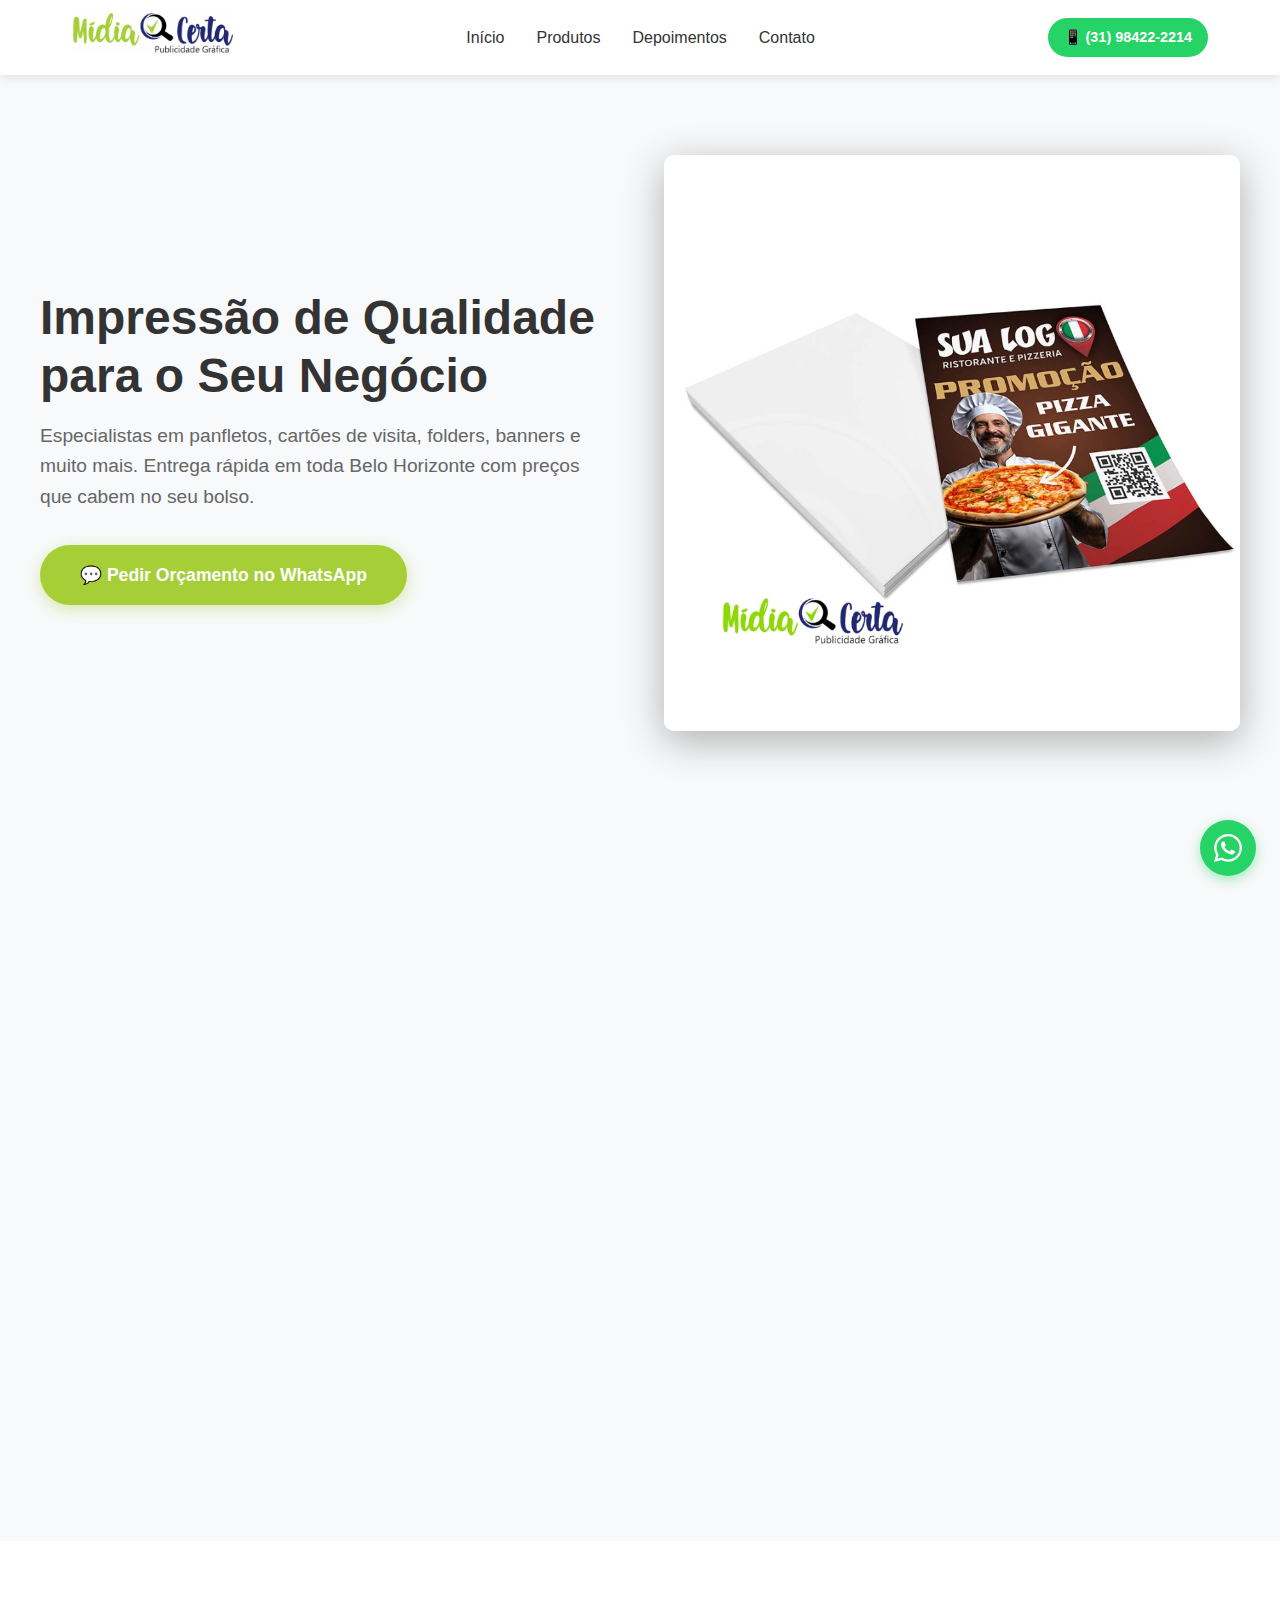
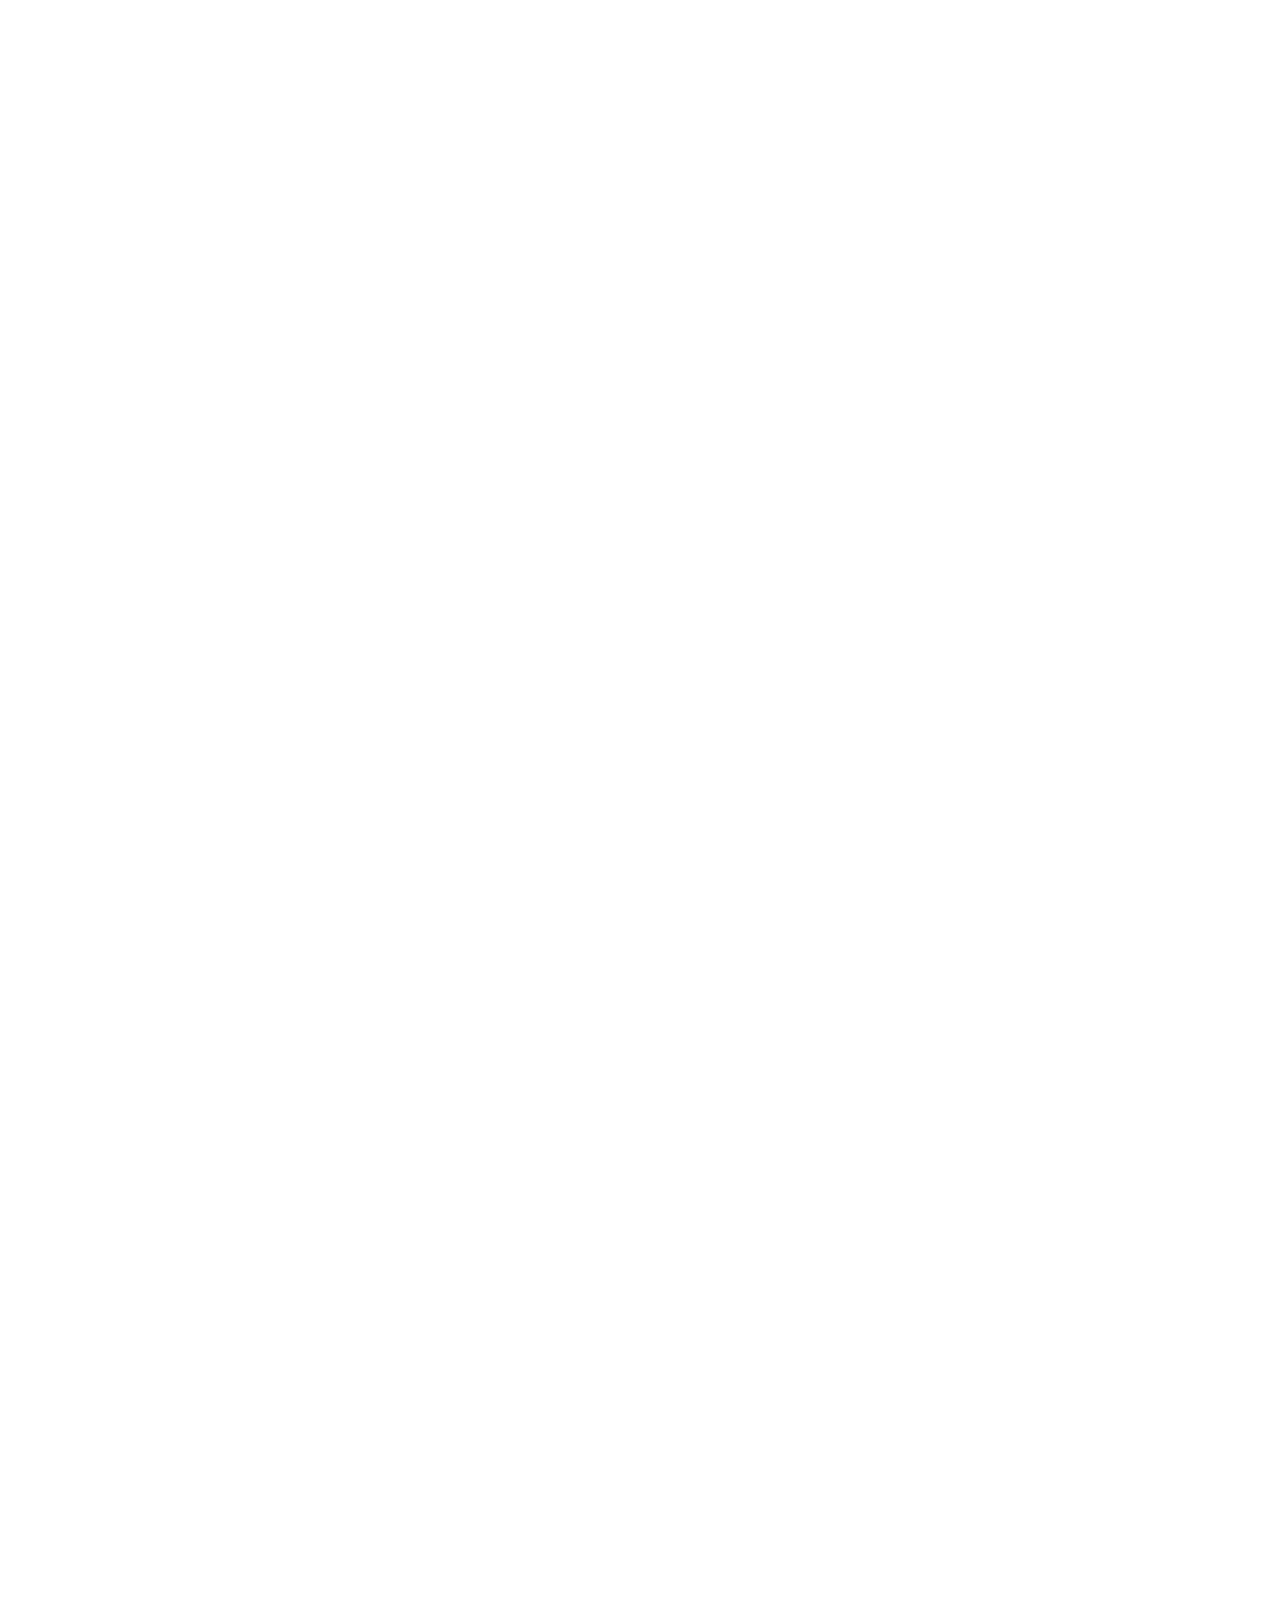
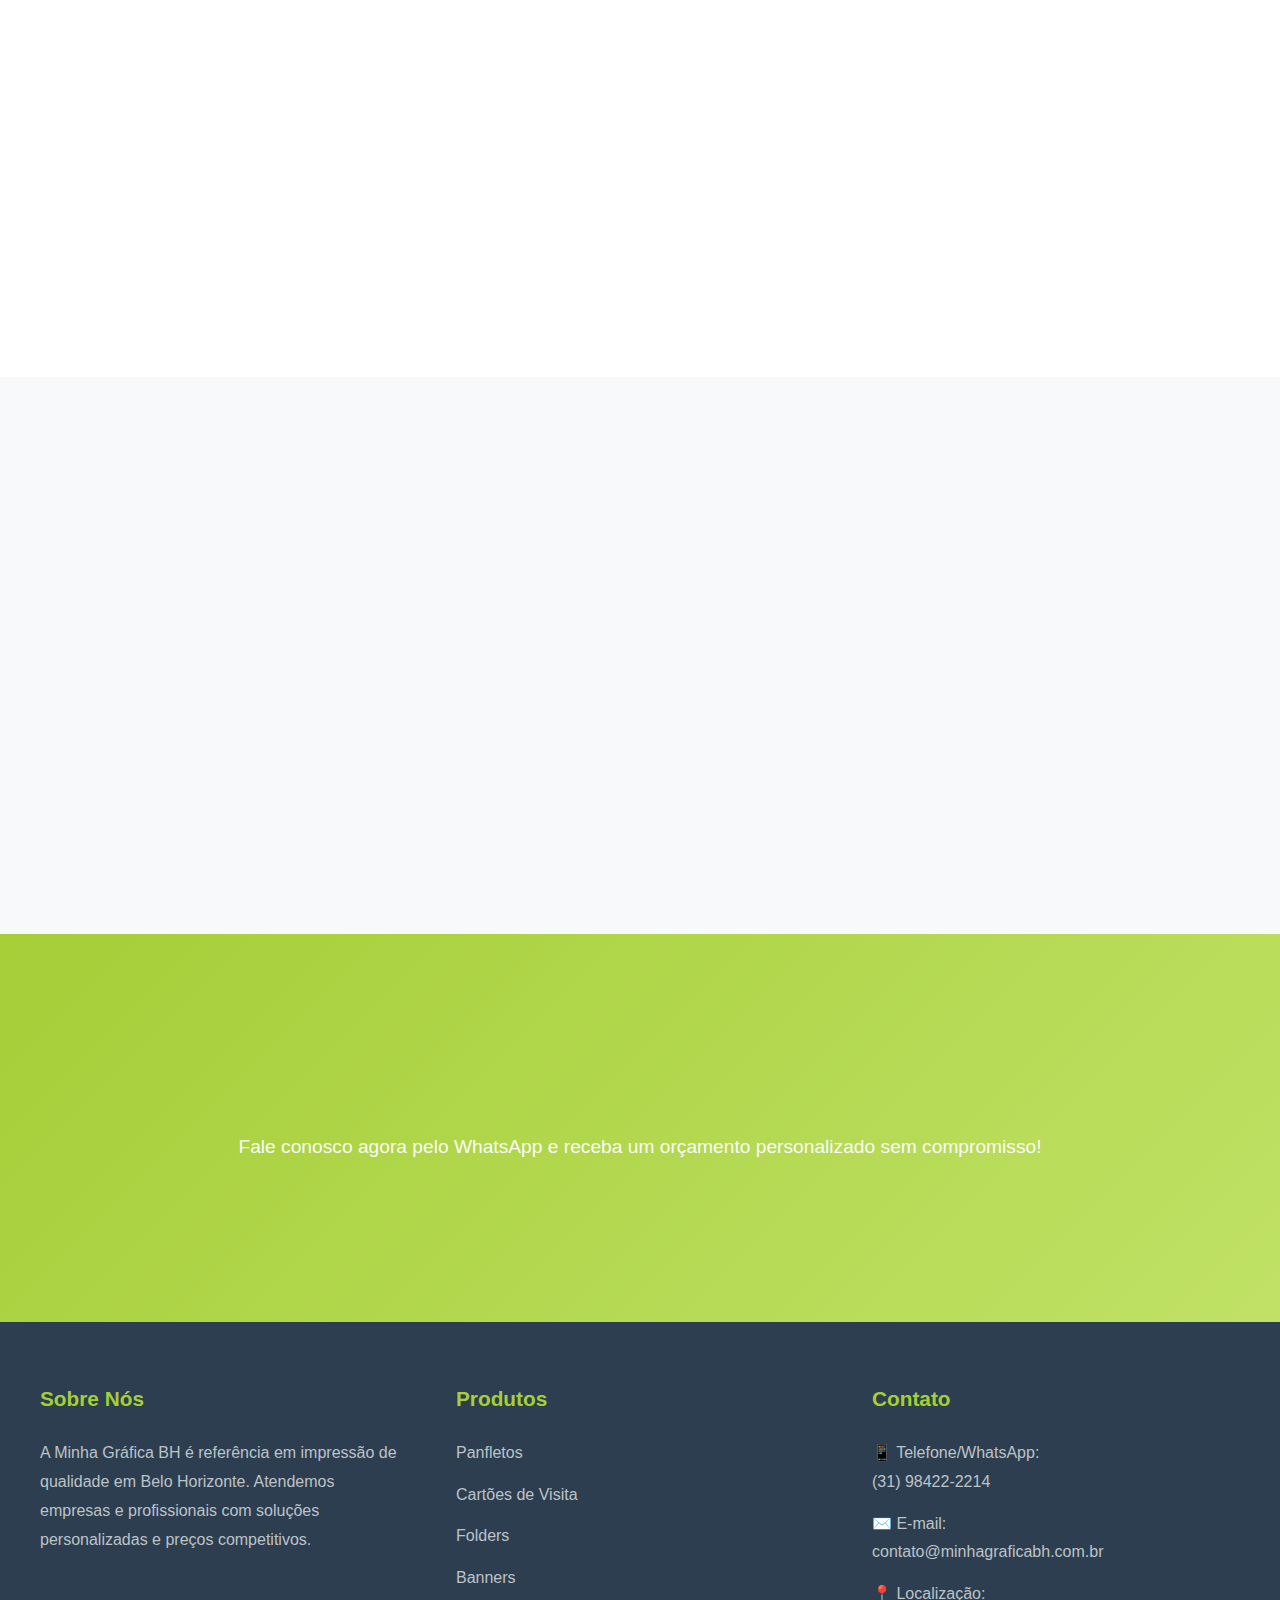
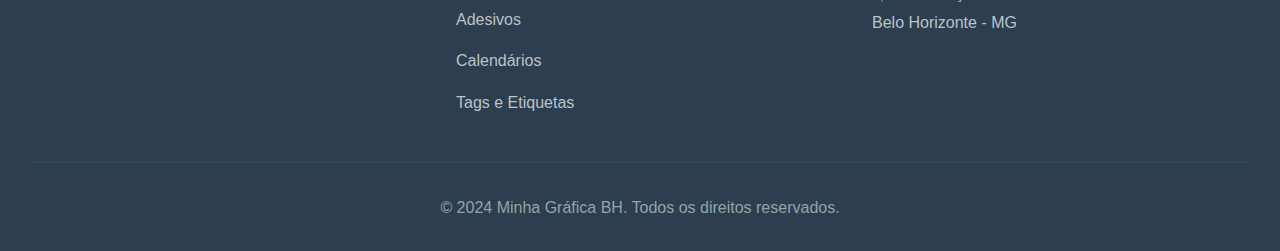
<file: index.html>
<!DOCTYPE html>
<html lang="pt-BR">
<head>
    <meta charset="UTF-8">
    <meta name="viewport" content="width=device-width, initial-scale=1.0">
    <title>Minha Gráfica BH - Soluções em Impressão em Belo Horizonte</title>
    <link rel="icon" type="image/png" href="images/favicon.png">
    <link rel="stylesheet" href="css/style.css">
</head>
<body>

    <!-- Header -->
    <header>
        <div class="header-container">
            <div class="logo"><img src="images/midia-certa-logo.png" alt="Minha Gráfica BH" style="height: 50px;"></div>
            <div class="menu-toggle" id="menuToggle">
                <span></span>
                <span></span>
                <span></span>
            </div>
            <nav id="navMenu">
                <ul>
                    <li><a href="#inicio" class="nav-link">Início</a></li>
                    <li><a href="#produtos" class="nav-link">Produtos</a></li>
                    <li><a href="#depoimentos" class="nav-link">Depoimentos</a></li>
                    <li><a href="#contato" class="nav-link">Contato</a></li>
                </ul>
            </nav>
            <a href="https://wa.me/553198422214" class="header-contact">📱 (31) 98422-2214</a>
        </div>
    </header>

    <!-- Hero Section -->
    <section class="hero" id="inicio">
        <div class="hero-container">
            <div class="hero-content animate-on-scroll">
                <h1>Impressão de Qualidade para o Seu Negócio</h1>
                <p>Especialistas em panfletos, cartões de visita, folders, banners e muito mais. Entrega rápida em toda Belo Horizonte com preços que cabem no seu bolso.</p>
                <a href="https://wa.me/553198422214?text=Olá!%20Gostaria%20de%20pedir%20um%20orçamento" class="btn-primary">💬 Pedir Orçamento no WhatsApp</a>
            </div>
            <div class="hero-image animate-on-scroll">
                <img src="images/produto-panfleto.jpg" alt="Materiais gráficos de qualidade">
            </div>
        </div>
    </section>

    <!-- Benefícios -->
    <section class="beneficios">
        <div class="beneficios-container">
            <h2 class="animate-on-scroll">Por Que Escolher a Minha Gráfica BH?</h2>
            <div class="beneficios-grid">
                <div class="beneficio-card animate-on-scroll">
                    <img src="images/produto-panfleto.jpg" alt="Entrega rápida">
                    <h3>Entrega Rápida</h3>
                    <p>Entregamos em toda Belo Horizonte com agilidade. Frete grátis para pedidos acima de R$ 200.</p>
                </div>
                <div class="beneficio-card animate-on-scroll">
                    <img src="images/produto-cartao.jpg" alt="Produção ágil">
                    <h3>Produção Ágil</h3>
                    <p>Equipamentos modernos e equipe especializada garantem seus materiais prontos rapidamente.</p>
                </div>
                <div class="beneficio-card animate-on-scroll">
                    <img src="images/produto-folder.jpg" alt="Alta qualidade">
                    <h3>Alta Qualidade</h3>
                    <p>Utilizamos os melhores papéis e tintas para garantir impressões perfeitas e duradouras.</p>
                </div>
                <div class="beneficio-card animate-on-scroll">
                    <img src="images/produto-banner.jpg" alt="Pagamento facilitado">
                    <h3>Pagamento Facilitado</h3>
                    <p>Aceitamos cartões, PIX, boleto e parcelamento. Condições especiais para pessoa jurídica.</p>
                </div>
            </div>
        </div>
    </section>

    <!-- Produtos -->
    <section class="produtos" id="produtos">
        <div class="produtos-container">
            <h2 class="animate-on-scroll">Nossos Produtos</h2>
            <div class="produtos-grid">
                <div class="produto-card animate-on-scroll">
                    <img src="images/produto-panfleto.jpg" alt="Panfletos">
                    <div class="produto-preco">A partir de R$ 150</div>
                    <div class="produto-info">
                        <h3>Panfletos</h3>
                        <p>Ideais para divulgação de promoções, eventos e serviços. Diversos tamanhos e gramaturas.</p>
                        <a href="produtos/panfletos.html" class="btn-secondary">Ver Detalhes</a>
                    </div>
                </div>
                <div class="produto-card animate-on-scroll">
                    <img src="images/produto-cartao.jpg" alt="Cartões de Visita">
                    <div class="produto-preco">A partir de R$ 80</div>
                    <div class="produto-info">
                        <h3>Cartões de Visita</h3>
                        <p>Transmita profissionalismo com cartões de alta qualidade. Acabamento fosco ou brilhante.</p>
                        <a href="produtos/cartoes.html" class="btn-secondary">Ver Detalhes</a>
                    </div>
                </div>
                <div class="produto-card animate-on-scroll">
                    <img src="images/produto-folder.jpg" alt="Folders">
                    <div class="produto-preco">A partir de R$ 200</div>
                    <div class="produto-info">
                        <h3>Folders</h3>
                        <p>Perfeitos para apresentar produtos e serviços. Dobras personalizadas e design exclusivo.</p>
                        <a href="produtos/folders.html" class="btn-secondary">Ver Detalhes</a>
                    </div>
                </div>
                <div class="produto-card animate-on-scroll">
                    <img src="images/produto-banner.jpg" alt="Banners">
                    <div class="produto-preco">A partir de R$ 120</div>
                    <div class="produto-info">
                        <h3>Banners</h3>
                        <p>Impressão em lona de alta qualidade para eventos, fachadas e promoções de grande impacto.</p>
                        <a href="produtos/banners.html" class="btn-secondary">Ver Detalhes</a>
                    </div>
                </div>
                <div class="produto-card animate-on-scroll">
                    <img src="images/produto-adesivo.jpg" alt="Adesivos">
                    <div class="produto-preco">A partir de R$ 90</div>
                    <div class="produto-info">
                        <h3>Adesivos</h3>
                        <p>Personalize com adesivos de diversos formatos, tamanhos e acabamentos especiais.</p>
                        <a href="produtos/adesivos.html" class="btn-secondary">Ver Detalhes</a>
                    </div>
                </div>
                <div class="produto-card animate-on-scroll">
                    <img src="images/produto-calendario.jpg" alt="Calendários">
                    <div class="produto-preco">A partir de R$ 180</div>
                    <div class="produto-info">
                        <h3>Calendários</h3>
                        <p>Mantenha sua marca sempre presente com calendários personalizados de mesa ou parede.</p>
                        <a href="produtos/calendarios.html" class="btn-secondary">Ver Detalhes</a>
                    </div>
                </div>
                <div class="produto-card animate-on-scroll">
                    <img src="images/produto-tag.jpg" alt="Tags">
                    <div class="produto-preco">A partir de R$ 100</div>
                    <div class="produto-info">
                        <h3>Tags e Etiquetas</h3>
                        <p>Identifique seus produtos com elegância. Diversos formatos e materiais disponíveis.</p>
                        <a href="produtos/tags.html" class="btn-secondary">Ver Detalhes</a>
                    </div>
                </div>
            </div>
        </div>
    </section>

    <!-- Depoimentos -->
    <section class="depoimentos" id="depoimentos">
        <div class="depoimentos-container">
            <h2 class="animate-on-scroll">O Que Nossos Clientes Dizem</h2>
            <div class="depoimentos-grid">
                <div class="depoimento-card animate-on-scroll">
                    <p class="depoimento-texto">Excelente qualidade de impressão! Os panfletos ficaram perfeitos e a entrega foi super rápida. Com certeza voltarei a fazer negócios com a Minha Gráfica BH.</p>
                    <p class="depoimento-autor">Mariana Silva</p>
                    <p class="depoimento-cargo">Empresária - Loja de Roupas</p>
                </div>
                <div class="depoimento-card animate-on-scroll">
                    <p class="depoimento-texto">Atendimento personalizado e preço justo. Fizeram meus cartões de visita com um acabamento impecável. Recomendo para todos os profissionais!</p>
                    <p class="depoimento-autor">Roberto Almeida</p>
                    <p class="depoimento-cargo">Arquiteto</p>
                </div>
                <div class="depoimento-card animate-on-scroll">
                    <p class="depoimento-texto">Precisei de banners para um evento com urgência e a equipe foi muito solicita. Entregaram antes do prazo e com qualidade excepcional. Parabéns pelo trabalho!</p>
                    <p class="depoimento-autor">Juliana Costa</p>
                    <p class="depoimento-cargo">Coordenadora de Eventos</p>
                </div>
            </div>
        </div>
    </section>

    <!-- CTA Final -->
    <section class="cta-final" id="contato">
        <h2 class="animate-on-scroll">Pronto para Impulsionar Seu Negócio?</h2>
        <p class="animate-on-scroll">Fale conosco agora pelo WhatsApp e receba um orçamento personalizado sem compromisso!</p>
        <a href="https://wa.me/553198422214?text=Olá!%20Vim%20do%20site%20e%20gostaria%20de%20fazer%20um%20orçamento" class="btn-whatsapp animate-on-scroll">💬 Falar no WhatsApp Agora</a>
    </section>

    <!-- Footer -->
    <footer>
        <div class="footer-container">
            <div class="footer-section">
                <h3>Sobre Nós</h3>
                <p>A Minha Gráfica BH é referência em impressão de qualidade em Belo Horizonte. Atendemos empresas e profissionais com soluções personalizadas e preços competitivos.</p>
            </div>
            <div class="footer-section">
                <h3>Produtos</h3>
                <ul>
                    <li><a href="produtos/panfletos.html">Panfletos</a></li>
                    <li><a href="produtos/cartoes.html">Cartões de Visita</a></li>
                    <li><a href="produtos/folders.html">Folders</a></li>
                    <li><a href="produtos/banners.html">Banners</a></li>
                    <li><a href="produtos/adesivos.html">Adesivos</a></li>
                    <li><a href="produtos/calendarios.html">Calendários</a></li>
                    <li><a href="produtos/tags.html">Tags e Etiquetas</a></li>
                </ul>
            </div>
            <div class="footer-section">
                <h3>Contato</h3>
                <p>📱 Telefone/WhatsApp:<br>(31) 98422-2214</p>
                <p>✉️ E-mail:<br>contato@minhagraficabh.com.br</p>
                <p>📍 Localização:<br>Belo Horizonte - MG</p>
            </div>
        </div>
        <div class="footer-bottom">
            <p>&copy; 2024 Minha Gráfica BH. Todos os direitos reservados.</p>
        </div>
    </footer>

    <!-- WhatsApp Float e Popup -->
    <button class="whatsapp-float" id="whatsappFloat" aria-label="WhatsApp">
        <svg fill="currentColor" viewBox="0 0 24 24" xmlns="http://www.w3.org/2000/svg">
            <path d="M17.472 14.382c-.297-.149-1.758-.867-2.03-.967-.273-.099-.471-.148-.67.15-.197.297-.767.966-.94 1.164-.173.199-.347.223-.644.075-.297-.15-1.255-.463-2.39-1.475-.883-.788-1.48-1.761-1.653-2.059-.173-.297-.018-.458.13-.606.134-.133.298-.347.446-.52.149-.174.198-.298.298-.497.099-.198.05-.371-.025-.52-.075-.149-.669-1.612-.916-2.207-.242-.579-.487-.5-.669-.51-.173-.008-.371-.01-.57-.01-.198 0-.52.074-.792.372-.272.297-1.04 1.016-1.04 2.479 0 1.462 1.065 2.875 1.213 3.074.149.198 2.096 3.2 5.077 4.487.709.306 1.262.489 1.694.625.712.227 1.36.195 1.871.118.571-.085 1.758-.719 2.006-1.413.248-.694.248-1.289.173-1.413-.074-.124-.272-.198-.57-.347m-5.421 7.403h-.004a9.87 9.87 0 01-5.031-1.378l-.361-.214-3.741.982.998-3.648-.235-.374a9.86 9.86 0 01-1.51-5.26c.001-5.45 4.436-9.884 9.888-9.884 2.64 0 5.122 1.03 6.988 2.898a9.825 9.825 0 012.893 6.994c-.003 5.45-4.437 9.884-9.885 9.884m8.413-18.297A11.815 11.815 0 0012.05 0C5.495 0 .16 5.335.157 11.892c0 2.096.547 4.142 1.588 5.945L.057 24l6.305-1.654a11.882 11.882 0 005.683 1.448h.005c6.554 0 11.89-5.335 11.893-11.893a11.821 11.821 0 00-3.48-8.413Z"></path>
        </svg>
    </button>

    <div class="whatsapp-popup" id="whatsappPopup">
        <div class="whatsapp-popup-header">
            <div class="whatsapp-popup-header-content">
                <div class="whatsapp-popup-avatar">
                    <svg fill="currentColor" viewBox="0 0 24 24" xmlns="http://www.w3.org/2000/svg">
                        <path d="M17.472 14.382c-.297-.149-1.758-.867-2.03-.967-.273-.099-.471-.148-.67.15-.197.297-.767.966-.94 1.164-.173.199-.347.223-.644.075-.297-.15-1.255-.463-2.39-1.475-.883-.788-1.48-1.761-1.653-2.059-.173-.297-.018-.458.13-.606.134-.133.298-.347.446-.52.149-.174.198-.298.298-.497.099-.198.05-.371-.025-.52-.075-.149-.669-1.612-.916-2.207-.242-.579-.487-.5-.669-.51-.173-.008-.371-.01-.57-.01-.198 0-.52.074-.792.372-.272.297-1.04 1.016-1.04 2.479 0 1.462 1.065 2.875 1.213 3.074.149.198 2.096 3.2 5.077 4.487.709.306 1.262.489 1.694.625.712.227 1.36.195 1.871.118.571-.085 1.758-.719 2.006-1.413.248-.694.248-1.289.173-1.413-.074-.124-.272-.198-.57-.347m-5.421 7.403h-.004a9.87 9.87 0 01-5.031-1.378l-.361-.214-3.741.982.998-3.648-.235-.374a9.86 9.86 0 01-1.51-5.26c.001-5.45 4.436-9.884 9.888-9.884 2.64 0 5.122 1.03 6.988 2.898a9.825 9.825 0 012.893 6.994c-.003 5.45-4.437 9.884-9.885 9.884m8.413-18.297A11.815 11.815 0 0012.05 0C5.495 0 .16 5.335.157 11.892c0 2.096.547 4.142 1.588 5.945L.057 24l6.305-1.654a11.882 11.882 0 005.683 1.448h.005c6.554 0 11.89-5.335 11.893-11.893a11.821 11.821 0 00-3.48-8.413Z"></path>
                    </svg>
                </div>
                <div class="whatsapp-popup-info">
                    <h3>Mídia Certa</h3>
                    <p>Online agora</p>
                </div>
            </div>
            <button class="whatsapp-popup-close" id="whatsappPopupClose" aria-label="Fechar">
                <svg xmlns="http://www.w3.org/2000/svg" width="24" height="24" viewBox="0 0 24 24" fill="none" stroke="currentColor" stroke-width="2" stroke-linecap="round" stroke-linejoin="round">
                    <path d="M18 6 6 18"></path>
                    <path d="m6 6 12 12"></path>
                </svg>
            </button>
        </div>
        <div class="whatsapp-popup-body">
            <div class="whatsapp-popup-message">
                <p>Olá! 👋 Como podemos ajudar você hoje?</p>
            </div>
            <textarea class="whatsapp-popup-textarea" id="whatsappMessage" placeholder="Digite sua mensagem..." rows="3">Olá! Quero saber mais sobre os serviços da gráfica.</textarea>
            <button class="whatsapp-popup-button" id="whatsappSend">
                <svg xmlns="http://www.w3.org/2000/svg" width="24" height="24" viewBox="0 0 24 24" fill="none" stroke="currentColor" stroke-width="2" stroke-linecap="round" stroke-linejoin="round">
                    <path d="M14.536 21.686a.5.5 0 0 0 .937-.024l6.5-19a.496.496 0 0 0-.635-.635l-19 6.5a.5.5 0 0 0-.024.937l7.93 3.18a2 2 0 0 1 1.112 1.11z"></path>
                    <path d="m21.854 2.147-10.94 10.939"></path>
                </svg>
                Enviar Mensagem
            </button>
        </div>
    </div>

    <!-- JavaScript para Interatividade -->
    <script>
        // Menu Mobile Toggle
        const menuToggle = document.getElementById('menuToggle');
        const navMenu = document.getElementById('navMenu');
        const navLinks = document.querySelectorAll('.nav-link');

        menuToggle.addEventListener('click', () => {
            menuToggle.classList.toggle('active');
            navMenu.classList.toggle('active');
        });

        // Fechar menu ao clicar em um link
        navLinks.forEach(link => {
            link.addEventListener('click', () => {
                menuToggle.classList.remove('active');
                navMenu.classList.remove('active');
            });
        });

        // Fechar menu ao clicar fora
        document.addEventListener('click', (e) => {
            if (!navMenu.contains(e.target) && !menuToggle.contains(e.target)) {
                menuToggle.classList.remove('active');
                navMenu.classList.remove('active');
            }
        });

        // Header Scroll Effect
        const header = document.querySelector('header');
        window.addEventListener('scroll', () => {
            if (window.scrollY > 100) {
                header.classList.add('scrolled');
            } else {
                header.classList.remove('scrolled');
            }
        });

        // Animação ao Scroll (Intersection Observer)
        const observerOptions = {
            threshold: 0.1,
            rootMargin: '0px 0px -50px 0px'
        };

        const observer = new IntersectionObserver((entries) => {
            entries.forEach(entry => {
                if (entry.isIntersecting) {
                    entry.target.classList.add('animated');
                }
            });
        }, observerOptions);

        // Observar todos os elementos com animação
        const animateElements = document.querySelectorAll('.animate-on-scroll');
        animateElements.forEach(element => {
            observer.observe(element);
        });

        // Smooth Scroll para links internos
        document.querySelectorAll('a[href^="#"]').forEach(anchor => {
            anchor.addEventListener('click', function (e) {
                e.preventDefault();
                const target = document.querySelector(this.getAttribute('href'));
                if (target) {
                    const offsetTop = target.offsetTop - 80;
                    window.scrollTo({
                        top: offsetTop,
                        behavior: 'smooth'
                    });
                }
            });
        });

        // Adicionar efeito parallax suave no hero
        window.addEventListener('scroll', () => {
            const heroImage = document.querySelector('.hero-image img');
            if (heroImage) {
                const scrolled = window.pageYOffset;
                heroImage.style.transform = `translateY(${scrolled * 0.3}px)`;
            }
        });

        // Contador animado de produtos (exemplo)
        function animateValue(element, start, end, duration) {
            let startTimestamp = null;
            const step = (timestamp) => {
                if (!startTimestamp) startTimestamp = timestamp;
                const progress = Math.min((timestamp - startTimestamp) / duration, 1);
                element.textContent = Math.floor(progress * (end - start) + start);
                if (progress < 1) {
                    window.requestAnimationFrame(step);
                }
            };
            window.requestAnimationFrame(step);
        }

        // Preloader suave (opcional)
        window.addEventListener('load', () => {
            document.body.style.opacity = '0';
            setTimeout(() => {
                document.body.style.transition = 'opacity 0.5s ease';
                document.body.style.opacity = '1';
            }, 100);
        });

        // ========================================
        // WHATSAPP POPUP FLUTUANTE
        // ========================================
        
        const whatsappFloat = document.getElementById('whatsappFloat');
        const whatsappPopup = document.getElementById('whatsappPopup');
        const whatsappPopupClose = document.getElementById('whatsappPopupClose');
        const whatsappSend = document.getElementById('whatsappSend');
        const whatsappMessage = document.getElementById('whatsappMessage');
        
        // Número de WhatsApp (formato internacional sem + e sem espaços)
        const phoneNumber = '553198422214';
        
        // Abrir/Fechar popup ao clicar no botão flutuante
        whatsappFloat.addEventListener('click', () => {
            whatsappPopup.classList.toggle('active');
        });
        
        // Fechar popup ao clicar no X
        whatsappPopupClose.addEventListener('click', () => {
            whatsappPopup.classList.remove('active');
        });
        
        // Fechar popup ao clicar fora dele
        document.addEventListener('click', (e) => {
            if (!whatsappPopup.contains(e.target) && !whatsappFloat.contains(e.target)) {
                whatsappPopup.classList.remove('active');
            }
        });
        
        // Enviar mensagem para WhatsApp
        whatsappSend.addEventListener('click', () => {
            const message = whatsappMessage.value.trim();
            if (message) {
                const encodedMessage = encodeURIComponent(message);
                const whatsappUrl = `https://wa.me/${phoneNumber}?text=${encodedMessage}`;
                window.open(whatsappUrl, '_blank');
                
                // Fechar popup após enviar
                whatsappPopup.classList.remove('active');
            }
        });
        
        // Permitir enviar com Enter (Ctrl+Enter para nova linha)
        whatsappMessage.addEventListener('keydown', (e) => {
            if (e.key === 'Enter' && !e.ctrlKey && !e.shiftKey) {
                e.preventDefault();
                whatsappSend.click();
            }
        });
        
        // Mostrar popup automaticamente após 5 segundos (primeira visita)
        if (!sessionStorage.getItem('whatsappPopupShown')) {
            setTimeout(() => {
                whatsappPopup.classList.add('active');
                sessionStorage.setItem('whatsappPopupShown', 'true');
            }, 5000);
        }
    </script>

</body>
</html>
</file>
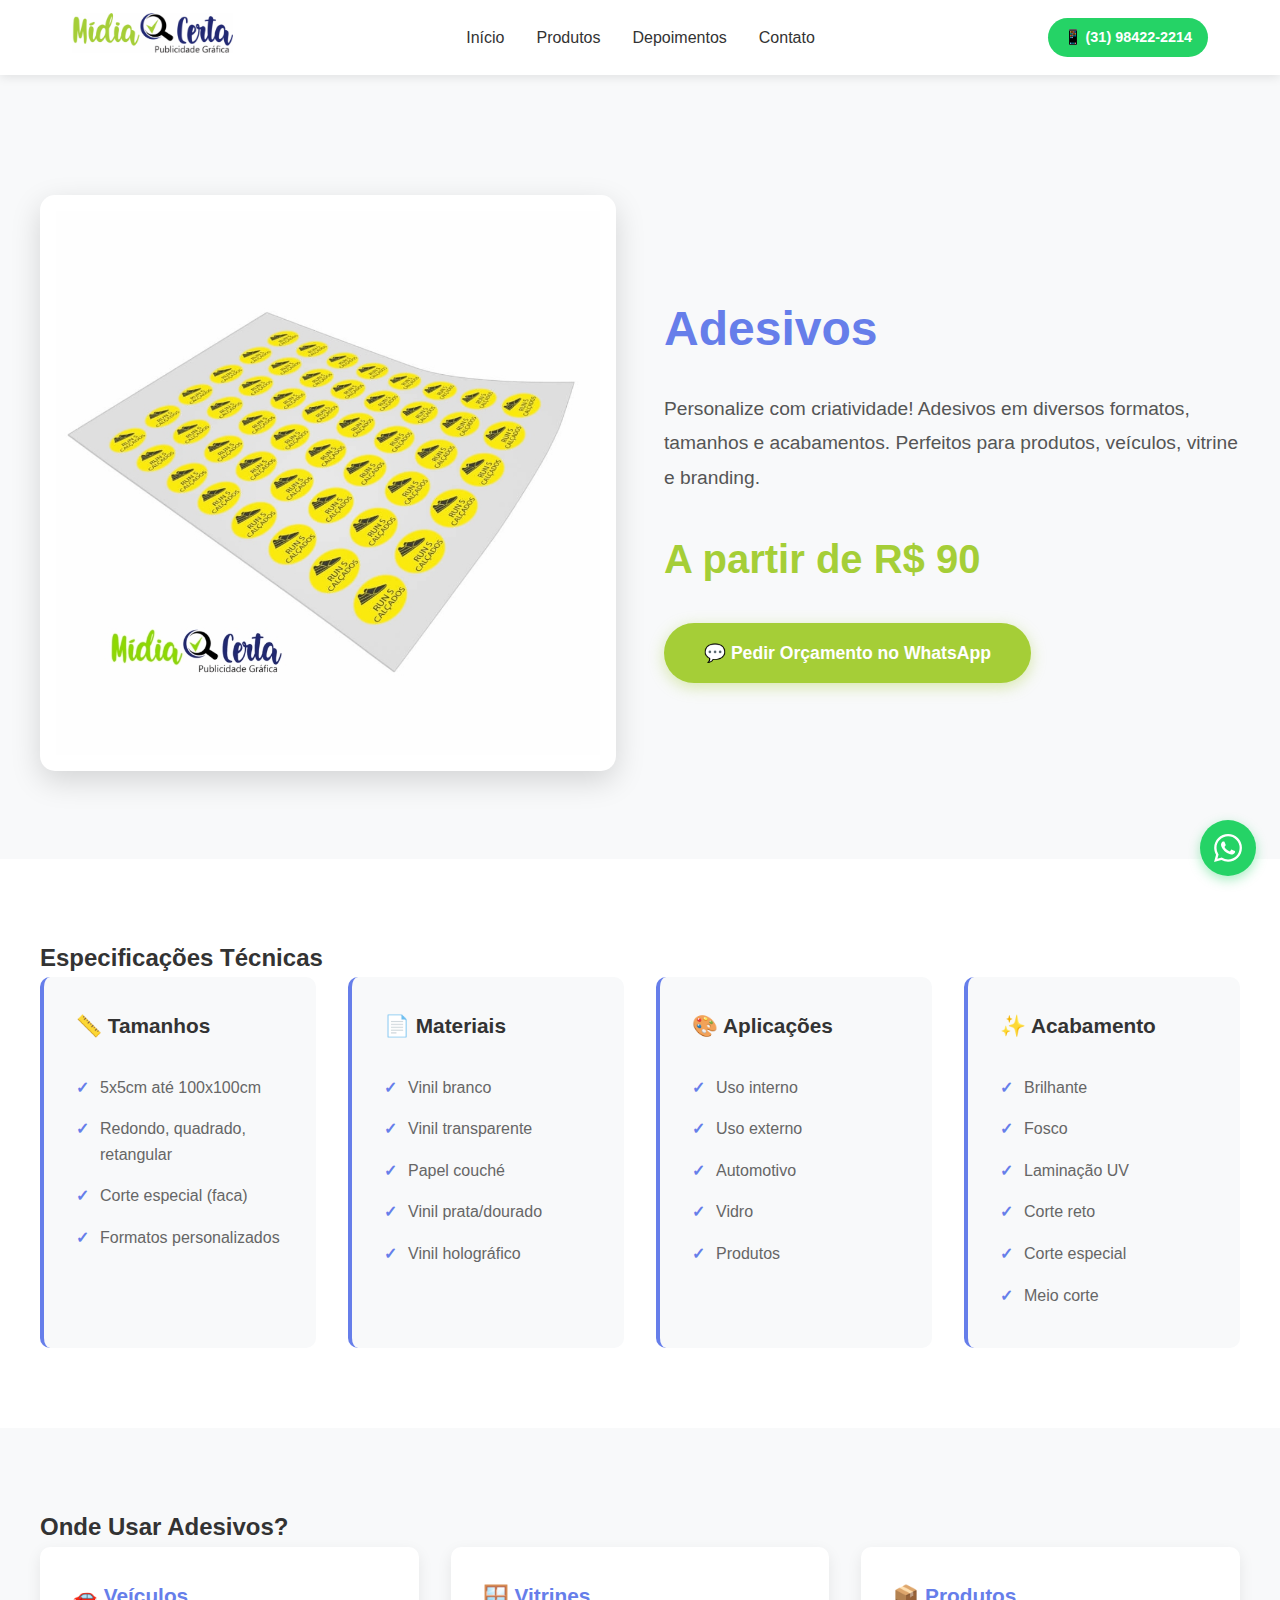
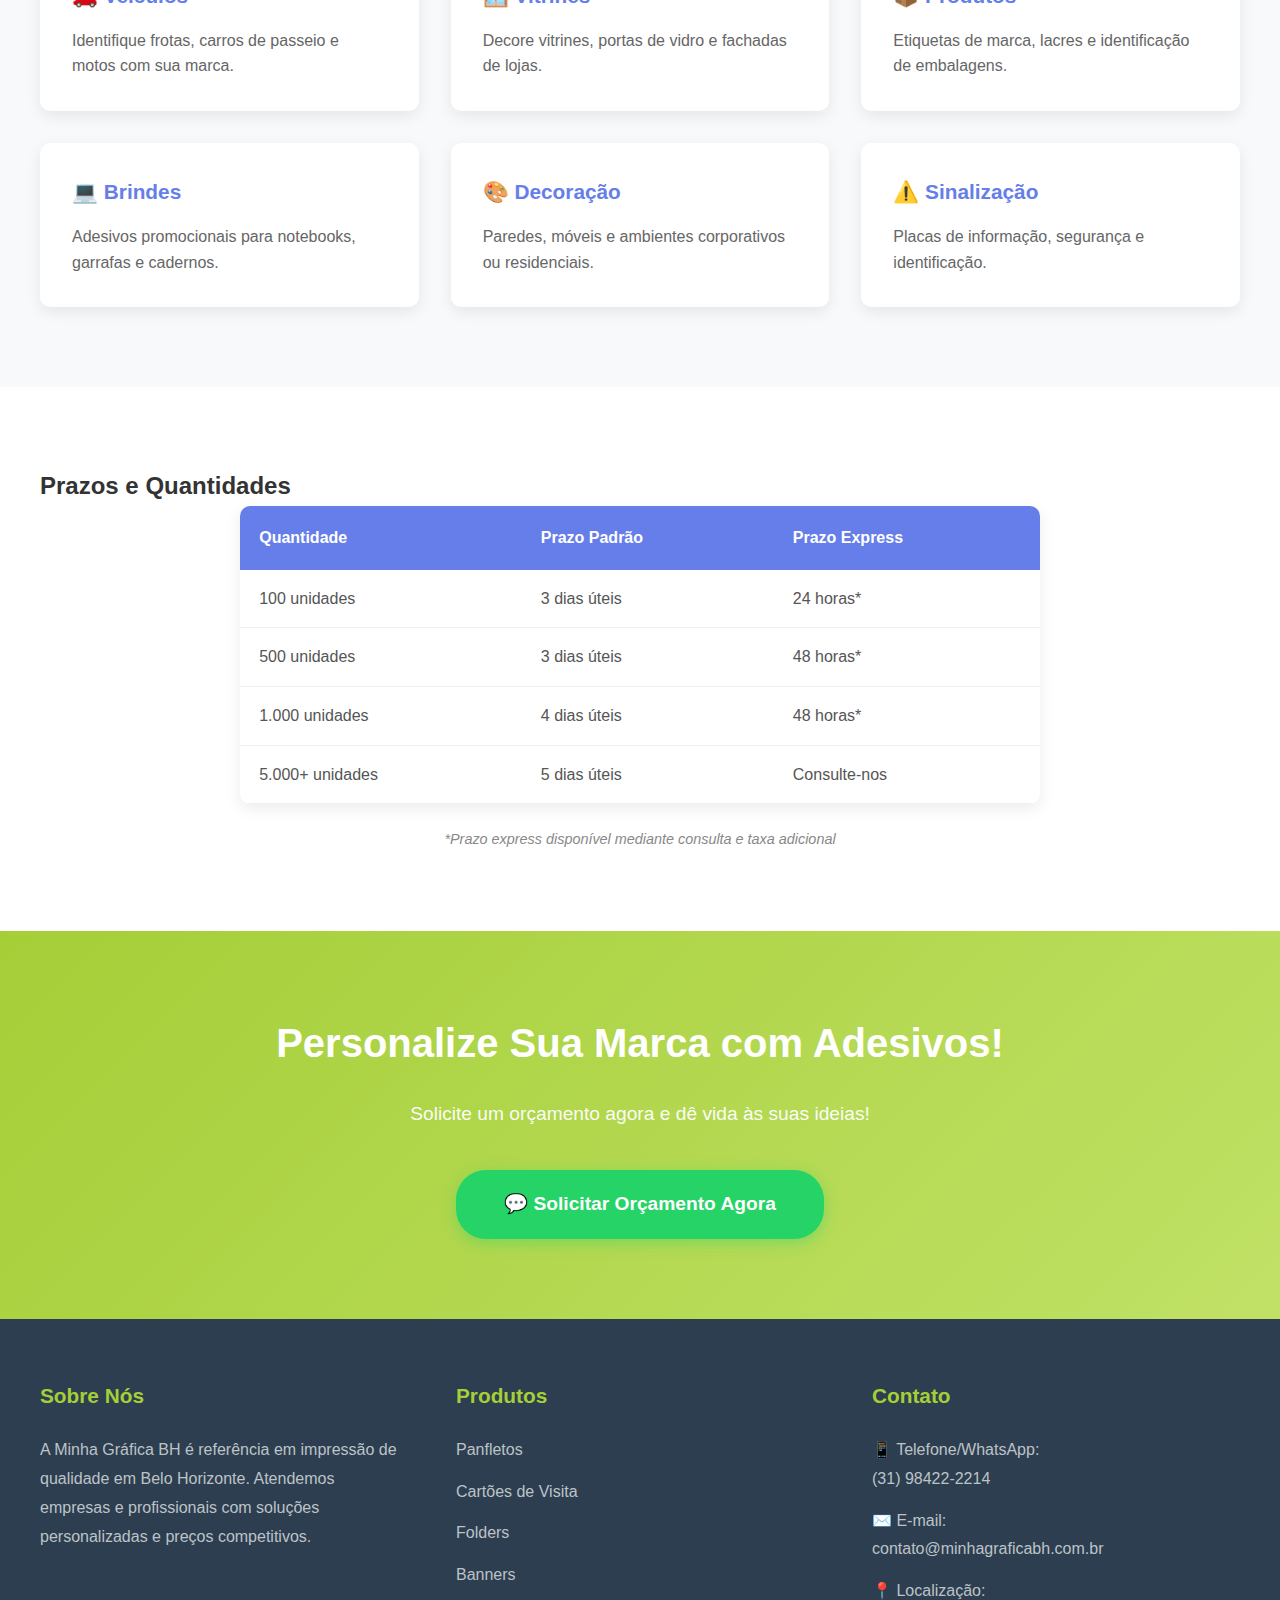
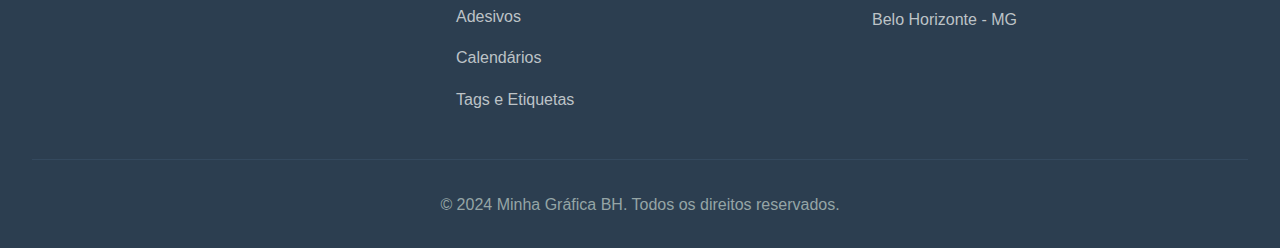
<file: produtos/adesivos.html>
<!DOCTYPE html>
<html lang="pt-BR">
<head>
    <meta charset="UTF-8">
    <meta name="viewport" content="width=device-width, initial-scale=1.0">
    <title>Adesivos - Minha Gráfica BH</title>
    <link rel="icon" type="image/png" href="../images/favicon.png">
    <link rel="stylesheet" href="../css/style.css">
</head>
<body>

    <!-- Header -->
    <header>
        <div class="header-container">
            <div class="logo"><a href="../index.html"><img src="../images/midia-certa-logo.png" alt="Minha Gráfica BH" style="height: 50px;"></a></div>
            <div class="menu-toggle" id="menuToggle">
                <span></span>
                <span></span>
                <span></span>
            </div>
            <nav id="navMenu">
                <ul>
                    <li><a href="../index.html#inicio" class="nav-link">Início</a></li>
                    <li><a href="../index.html#produtos" class="nav-link">Produtos</a></li>
                    <li><a href="../index.html#depoimentos" class="nav-link">Depoimentos</a></li>
                    <li><a href="../index.html#contato" class="nav-link">Contato</a></li>
                </ul>
            </nav>
            <a href="https://wa.me/553198422214" class="header-contact">📱 (31) 98422-2214</a>
        </div>
    </header>

    <!-- Produto Hero -->
    <section class="produto-hero">
        <div class="produto-hero-container">
            <div class="produto-hero-imagem">
                <img src="../images/produto-adesivo.jpg" alt="Adesivos personalizados">
            </div>
            <div class="produto-hero-info">
                <h1>Adesivos</h1>
                <p class="produto-descricao">Personalize com criatividade! Adesivos em diversos formatos, tamanhos e acabamentos. Perfeitos para produtos, veículos, vitrine e branding.</p>
                <div class="produto-preco-destaque">A partir de R$ 90</div>
                <a href="https://wa.me/553198422214?text=Olá!%20Gostaria%20de%20orçamento%20para%20ADESIVOS" class="btn-primary">💬 Pedir Orçamento no WhatsApp</a>
            </div>
        </div>
    </section>

    <!-- Especificações -->
    <section class="produto-especificacoes">
        <div class="container">
            <h2>Especificações Técnicas</h2>
            <div class="especificacoes-grid">
                <div class="spec-item">
                    <h3>📏 Tamanhos</h3>
                    <ul>
                        <li>5x5cm até 100x100cm</li>
                        <li>Redondo, quadrado, retangular</li>
                        <li>Corte especial (faca)</li>
                        <li>Formatos personalizados</li>
                    </ul>
                </div>
                <div class="spec-item">
                    <h3>📄 Materiais</h3>
                    <ul>
                        <li>Vinil branco</li>
                        <li>Vinil transparente</li>
                        <li>Papel couché</li>
                        <li>Vinil prata/dourado</li>
                        <li>Vinil holográfico</li>
                    </ul>
                </div>
                <div class="spec-item">
                    <h3>🎨 Aplicações</h3>
                    <ul>
                        <li>Uso interno</li>
                        <li>Uso externo</li>
                        <li>Automotivo</li>
                        <li>Vidro</li>
                        <li>Produtos</li>
                    </ul>
                </div>
                <div class="spec-item">
                    <h3>✨ Acabamento</h3>
                    <ul>
                        <li>Brilhante</li>
                        <li>Fosco</li>
                        <li>Laminação UV</li>
                        <li>Corte reto</li>
                        <li>Corte especial</li>
                        <li>Meio corte</li>
                    </ul>
                </div>
            </div>
        </div>
    </section>

    <!-- Aplicações -->
    <section class="produto-aplicacoes">
        <div class="container">
            <h2>Onde Usar Adesivos?</h2>
            <div class="aplicacoes-grid">
                <div class="aplicacao-card">
                    <h3>🚗 Veículos</h3>
                    <p>Identifique frotas, carros de passeio e motos com sua marca.</p>
                </div>
                <div class="aplicacao-card">
                    <h3>🪟 Vitrines</h3>
                    <p>Decore vitrines, portas de vidro e fachadas de lojas.</p>
                </div>
                <div class="aplicacao-card">
                    <h3>📦 Produtos</h3>
                    <p>Etiquetas de marca, lacres e identificação de embalagens.</p>
                </div>
                <div class="aplicacao-card">
                    <h3>💻 Brindes</h3>
                    <p>Adesivos promocionais para notebooks, garrafas e cadernos.</p>
                </div>
                <div class="aplicacao-card">
                    <h3>🎨 Decoração</h3>
                    <p>Paredes, móveis e ambientes corporativos ou residenciais.</p>
                </div>
                <div class="aplicacao-card">
                    <h3>⚠️ Sinalização</h3>
                    <p>Placas de informação, segurança e identificação.</p>
                </div>
            </div>
        </div>
    </section>

    <!-- Prazos e Quantidades -->
    <section class="produto-tabela">
        <div class="container">
            <h2>Prazos e Quantidades</h2>
            <div class="tabela-precos">
                <table>
                    <thead>
                        <tr>
                            <th>Quantidade</th>
                            <th>Prazo Padrão</th>
                            <th>Prazo Express</th>
                        </tr>
                    </thead>
                    <tbody>
                        <tr>
                            <td>100 unidades</td>
                            <td>3 dias úteis</td>
                            <td>24 horas*</td>
                        </tr>
                        <tr>
                            <td>500 unidades</td>
                            <td>3 dias úteis</td>
                            <td>48 horas*</td>
                        </tr>
                        <tr>
                            <td>1.000 unidades</td>
                            <td>4 dias úteis</td>
                            <td>48 horas*</td>
                        </tr>
                        <tr>
                            <td>5.000+ unidades</td>
                            <td>5 dias úteis</td>
                            <td>Consulte-nos</td>
                        </tr>
                    </tbody>
                </table>
                <p class="tabela-nota">*Prazo express disponível mediante consulta e taxa adicional</p>
            </div>
        </div>
    </section>

    <!-- CTA Final -->
    <section class="cta-final">
        <h2>Personalize Sua Marca com Adesivos!</h2>
        <p>Solicite um orçamento agora e dê vida às suas ideias!</p>
        <a href="https://wa.me/553198422214?text=Olá!%20Quero%20orçamento%20para%20ADESIVOS" class="btn-whatsapp">💬 Solicitar Orçamento Agora</a>
    </section>

    <!-- Footer -->
    <footer>
        <div class="footer-container">
            <div class="footer-section">
                <h3>Sobre Nós</h3>
                <p>A Minha Gráfica BH é referência em impressão de qualidade em Belo Horizonte. Atendemos empresas e profissionais com soluções personalizadas e preços competitivos.</p>
            </div>
            <div class="footer-section">
                <h3>Produtos</h3>
                <ul>
                    <li><a href="panfletos.html">Panfletos</a></li>
                    <li><a href="cartoes.html">Cartões de Visita</a></li>
                    <li><a href="folders.html">Folders</a></li>
                    <li><a href="banners.html">Banners</a></li>
                    <li><a href="adesivos.html">Adesivos</a></li>
                    <li><a href="calendarios.html">Calendários</a></li>
                    <li><a href="tags.html">Tags e Etiquetas</a></li>
                </ul>
            </div>
            <div class="footer-section">
                <h3>Contato</h3>
                <p>📱 Telefone/WhatsApp:<br>(31) 98422-2214</p>
                <p>✉️ E-mail:<br>contato@minhagraficabh.com.br</p>
                <p>📍 Localização:<br>Belo Horizonte - MG</p>
            </div>
        </div>
        <div class="footer-bottom">
            <p>&copy; 2024 Minha Gráfica BH. Todos os direitos reservados.</p>
        </div>
    
    <!-- WhatsApp Float e Popup -->
    <button class="whatsapp-float" id="whatsappFloat" aria-label="WhatsApp">
        <svg fill="currentColor" viewBox="0 0 24 24" xmlns="http://www.w3.org/2000/svg">
            <path d="M17.472 14.382c-.297-.149-1.758-.867-2.03-.967-.273-.099-.471-.148-.67.15-.197.297-.767.966-.94 1.164-.173.199-.347.223-.644.075-.297-.15-1.255-.463-2.39-1.475-.883-.788-1.48-1.761-1.653-2.059-.173-.297-.018-.458.13-.606.134-.133.298-.347.446-.52.149-.174.198-.298.298-.497.099-.198.05-.371-.025-.52-.075-.149-.669-1.612-.916-2.207-.242-.579-.487-.5-.669-.51-.173-.008-.371-.01-.57-.01-.198 0-.52.074-.792.372-.272.297-1.04 1.016-1.04 2.479 0 1.462 1.065 2.875 1.213 3.074.149.198 2.096 3.2 5.077 4.487.709.306 1.262.489 1.694.625.712.227 1.36.195 1.871.118.571-.085 1.758-.719 2.006-1.413.248-.694.248-1.289.173-1.413-.074-.124-.272-.198-.57-.347m-5.421 7.403h-.004a9.87 9.87 0 01-5.031-1.378l-.361-.214-3.741.982.998-3.648-.235-.374a9.86 9.86 0 01-1.51-5.26c.001-5.45 4.436-9.884 9.888-9.884 2.64 0 5.122 1.03 6.988 2.898a9.825 9.825 0 012.893 6.994c-.003 5.45-4.437 9.884-9.885 9.884m8.413-18.297A11.815 11.815 0 0012.05 0C5.495 0 .16 5.335.157 11.892c0 2.096.547 4.142 1.588 5.945L.057 24l6.305-1.654a11.882 11.882 0 005.683 1.448h.005c6.554 0 11.89-5.335 11.893-11.893a11.821 11.821 0 00-3.48-8.413Z"></path>
        </svg>
    </button>

    <div class="whatsapp-popup" id="whatsappPopup">
        <div class="whatsapp-popup-header">
            <div class="whatsapp-popup-header-content">
                <div class="whatsapp-popup-avatar">
                    <svg fill="currentColor" viewBox="0 0 24 24" xmlns="http://www.w3.org/2000/svg">
                        <path d="M17.472 14.382c-.297-.149-1.758-.867-2.03-.967-.273-.099-.471-.148-.67.15-.197.297-.767.966-.94 1.164-.173.199-.347.223-.644.075-.297-.15-1.255-.463-2.39-1.475-.883-.788-1.48-1.761-1.653-2.059-.173-.297-.018-.458.13-.606.134-.133.298-.347.446-.52.149-.174.198-.298.298-.497.099-.198.05-.371-.025-.52-.075-.149-.669-1.612-.916-2.207-.242-.579-.487-.5-.669-.51-.173-.008-.371-.01-.57-.01-.198 0-.52.074-.792.372-.272.297-1.04 1.016-1.04 2.479 0 1.462 1.065 2.875 1.213 3.074.149.198 2.096 3.2 5.077 4.487.709.306 1.262.489 1.694.625.712.227 1.36.195 1.871.118.571-.085 1.758-.719 2.006-1.413.248-.694.248-1.289.173-1.413-.074-.124-.272-.198-.57-.347m-5.421 7.403h-.004a9.87 9.87 0 01-5.031-1.378l-.361-.214-3.741.982.998-3.648-.235-.374a9.86 9.86 0 01-1.51-5.26c.001-5.45 4.436-9.884 9.888-9.884 2.64 0 5.122 1.03 6.988 2.898a9.825 9.825 0 012.893 6.994c-.003 5.45-4.437 9.884-9.885 9.884m8.413-18.297A11.815 11.815 0 0012.05 0C5.495 0 .16 5.335.157 11.892c0 2.096.547 4.142 1.588 5.945L.057 24l6.305-1.654a11.882 11.882 0 005.683 1.448h.005c6.554 0 11.89-5.335 11.893-11.893a11.821 11.821 0 00-3.48-8.413Z"></path>
                    </svg>
                </div>
                <div class="whatsapp-popup-info">
                    <h3>Mídia Certa</h3>
                    <p>Online agora</p>
                </div>
            </div>
            <button class="whatsapp-popup-close" id="whatsappPopupClose" aria-label="Fechar">
                <svg xmlns="http://www.w3.org/2000/svg" width="24" height="24" viewBox="0 0 24 24" fill="none" stroke="currentColor" stroke-width="2" stroke-linecap="round" stroke-linejoin="round">
                    <path d="M18 6 6 18"></path>
                    <path d="m6 6 12 12"></path>
                </svg>
            </button>
        </div>
        <div class="whatsapp-popup-body">
            <div class="whatsapp-popup-message">
                <p>Olá! 👋 Como podemos ajudar você hoje?</p>
            </div>
            <textarea class="whatsapp-popup-textarea" id="whatsappMessage" placeholder="Digite sua mensagem..." rows="3">Olá! Quero saber mais sobre os serviços da gráfica.</textarea>
            <button class="whatsapp-popup-button" id="whatsappSend">
                <svg xmlns="http://www.w3.org/2000/svg" width="24" height="24" viewBox="0 0 24 24" fill="none" stroke="currentColor" stroke-width="2" stroke-linecap="round" stroke-linejoin="round">
                    <path d="M14.536 21.686a.5.5 0 0 0 .937-.024l6.5-19a.496.496 0 0 0-.635-.635l-19 6.5a.5.5 0 0 0-.024.937l7.93 3.18a2 2 0 0 1 1.112 1.11z"></path>
                    <path d="m21.854 2.147-10.94 10.939"></path>
                </svg>
                Enviar Mensagem
            </button>
        </div>
    </div>
</footer>


    <!-- JavaScript para Interatividade -->
    <script>
        const menuToggle = document.getElementById('menuToggle');
        const navMenu = document.getElementById('navMenu');
        const navLinks = document.querySelectorAll('.nav-link');

        menuToggle.addEventListener('click', () => {
            menuToggle.classList.toggle('active');
            navMenu.classList.toggle('active');
        });

        navLinks.forEach(link => {
            link.addEventListener('click', () => {
                menuToggle.classList.remove('active');
                navMenu.classList.remove('active');
            });
        });

        document.addEventListener('click', (e) => {
            if (!navMenu.contains(e.target) && !menuToggle.contains(e.target)) {
                menuToggle.classList.remove('active');
                navMenu.classList.remove('active');
            }
        });

        
        // ========================================
        // WHATSAPP POPUP FLUTUANTE
        // ========================================
        
        const whatsappFloat = document.getElementById('whatsappFloat');
        const whatsappPopup = document.getElementById('whatsappPopup');
        const whatsappPopupClose = document.getElementById('whatsappPopupClose');
        const whatsappSend = document.getElementById('whatsappSend');
        const whatsappMessage = document.getElementById('whatsappMessage');
        
        // Número de WhatsApp (formato internacional sem + e sem espaços)
        const phoneNumber = '553198422214';
        
        // Abrir/Fechar popup ao clicar no botão flutuante
        whatsappFloat.addEventListener('click', () => {
            whatsappPopup.classList.toggle('active');
        });
        
        // Fechar popup ao clicar no X
        whatsappPopupClose.addEventListener('click', () => {
            whatsappPopup.classList.remove('active');
        });
        
        // Fechar popup ao clicar fora dele
        document.addEventListener('click', (e) => {
            if (!whatsappPopup.contains(e.target) && !whatsappFloat.contains(e.target)) {
                whatsappPopup.classList.remove('active');
            }
        });
        
        // Enviar mensagem para WhatsApp
        whatsappSend.addEventListener('click', () => {
            const message = whatsappMessage.value.trim();
            if (message) {
                const encodedMessage = encodeURIComponent(message);
                const whatsappUrl = `https://wa.me/${phoneNumber}?text=${encodedMessage}`;
                window.open(whatsappUrl, '_blank');
                
                // Fechar popup após enviar
                whatsappPopup.classList.remove('active');
            }
        });
        
        // Permitir enviar com Enter (Ctrl+Enter para nova linha)
        whatsappMessage.addEventListener('keydown', (e) => {
            if (e.key === 'Enter' && !e.ctrlKey && !e.shiftKey) {
                e.preventDefault();
                whatsappSend.click();
            }
        });
        
        // Mostrar popup automaticamente após 5 segundos (primeira visita)
        if (!sessionStorage.getItem('whatsappPopupShown')) {
            setTimeout(() => {
                whatsappPopup.classList.add('active');
                sessionStorage.setItem('whatsappPopupShown', 'true');
            }, 5000);
        }

        const header = document.querySelector('header');
        window.addEventListener('scroll', () => {
            if (window.scrollY > 100) {
                header.classList.add('scrolled');
            } else {
                header.classList.remove('scrolled');
            }
        });
    </script>

</body>
</html>
</file>
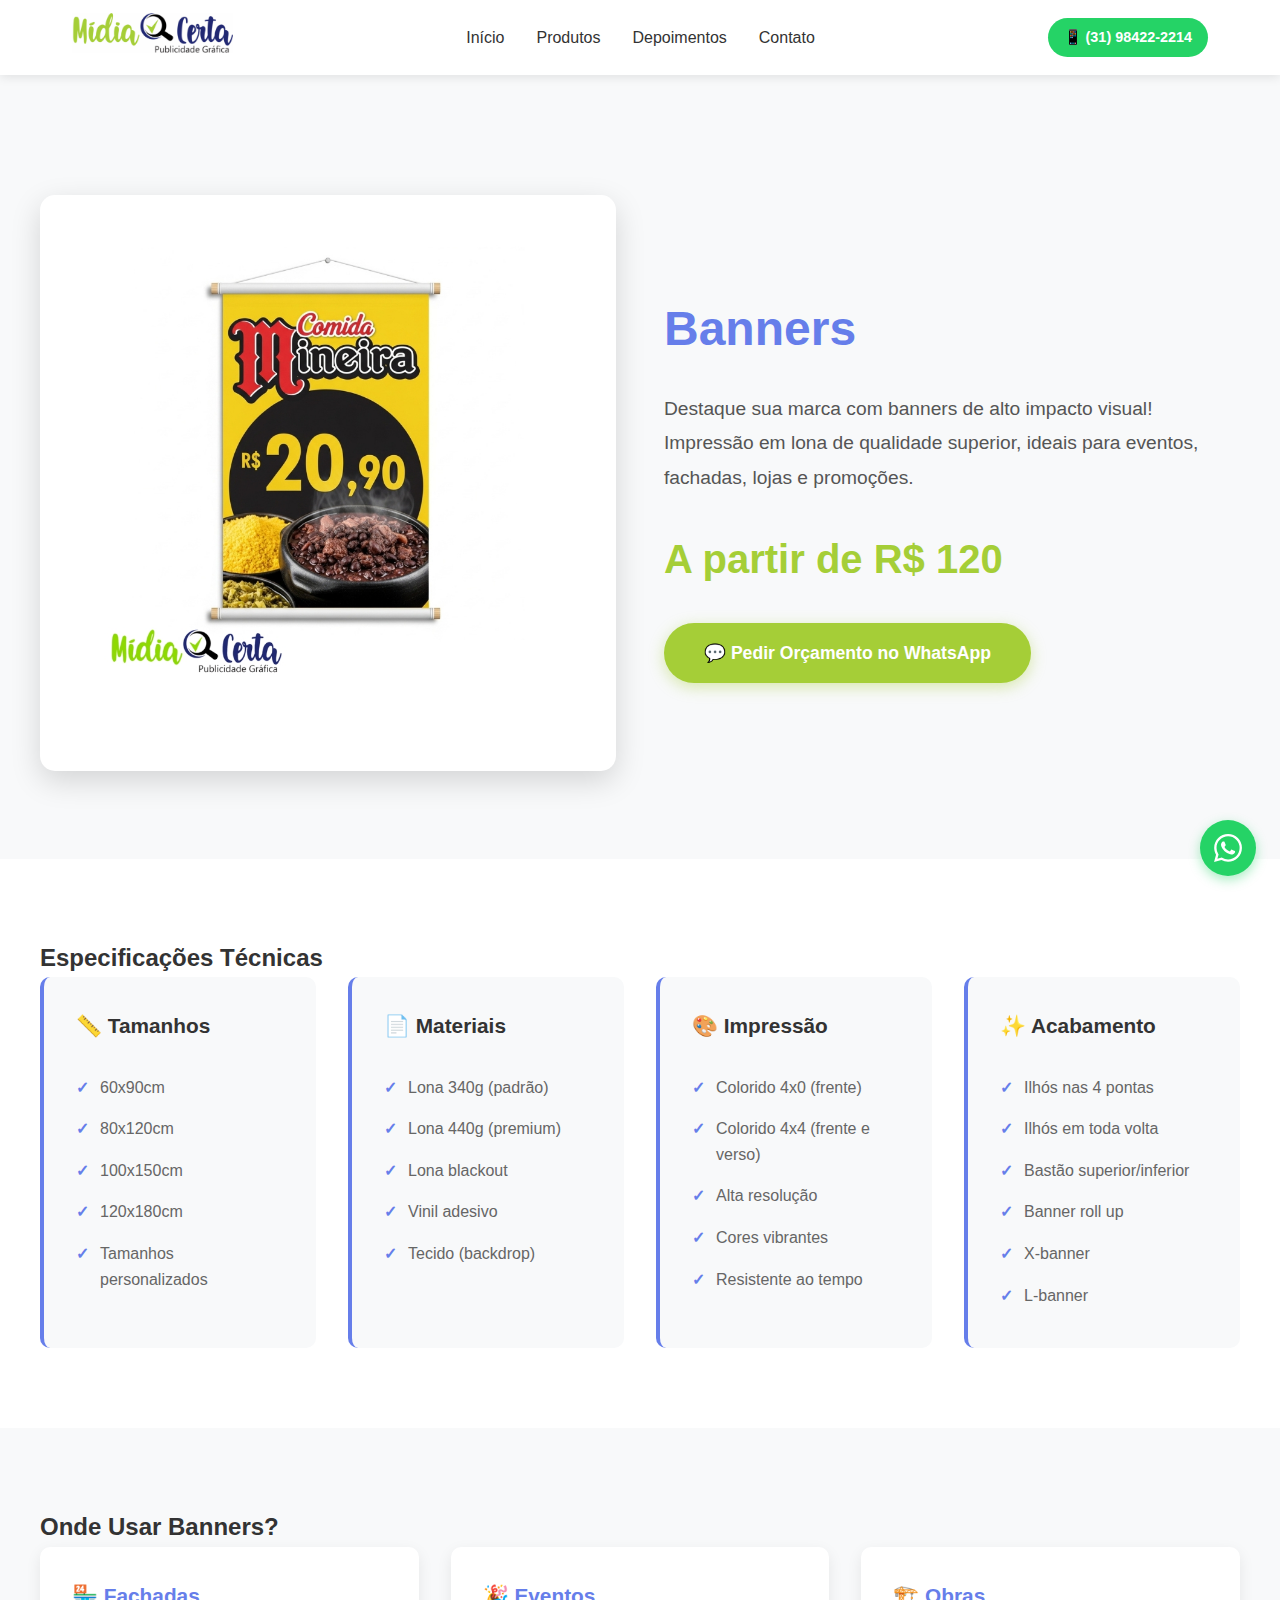
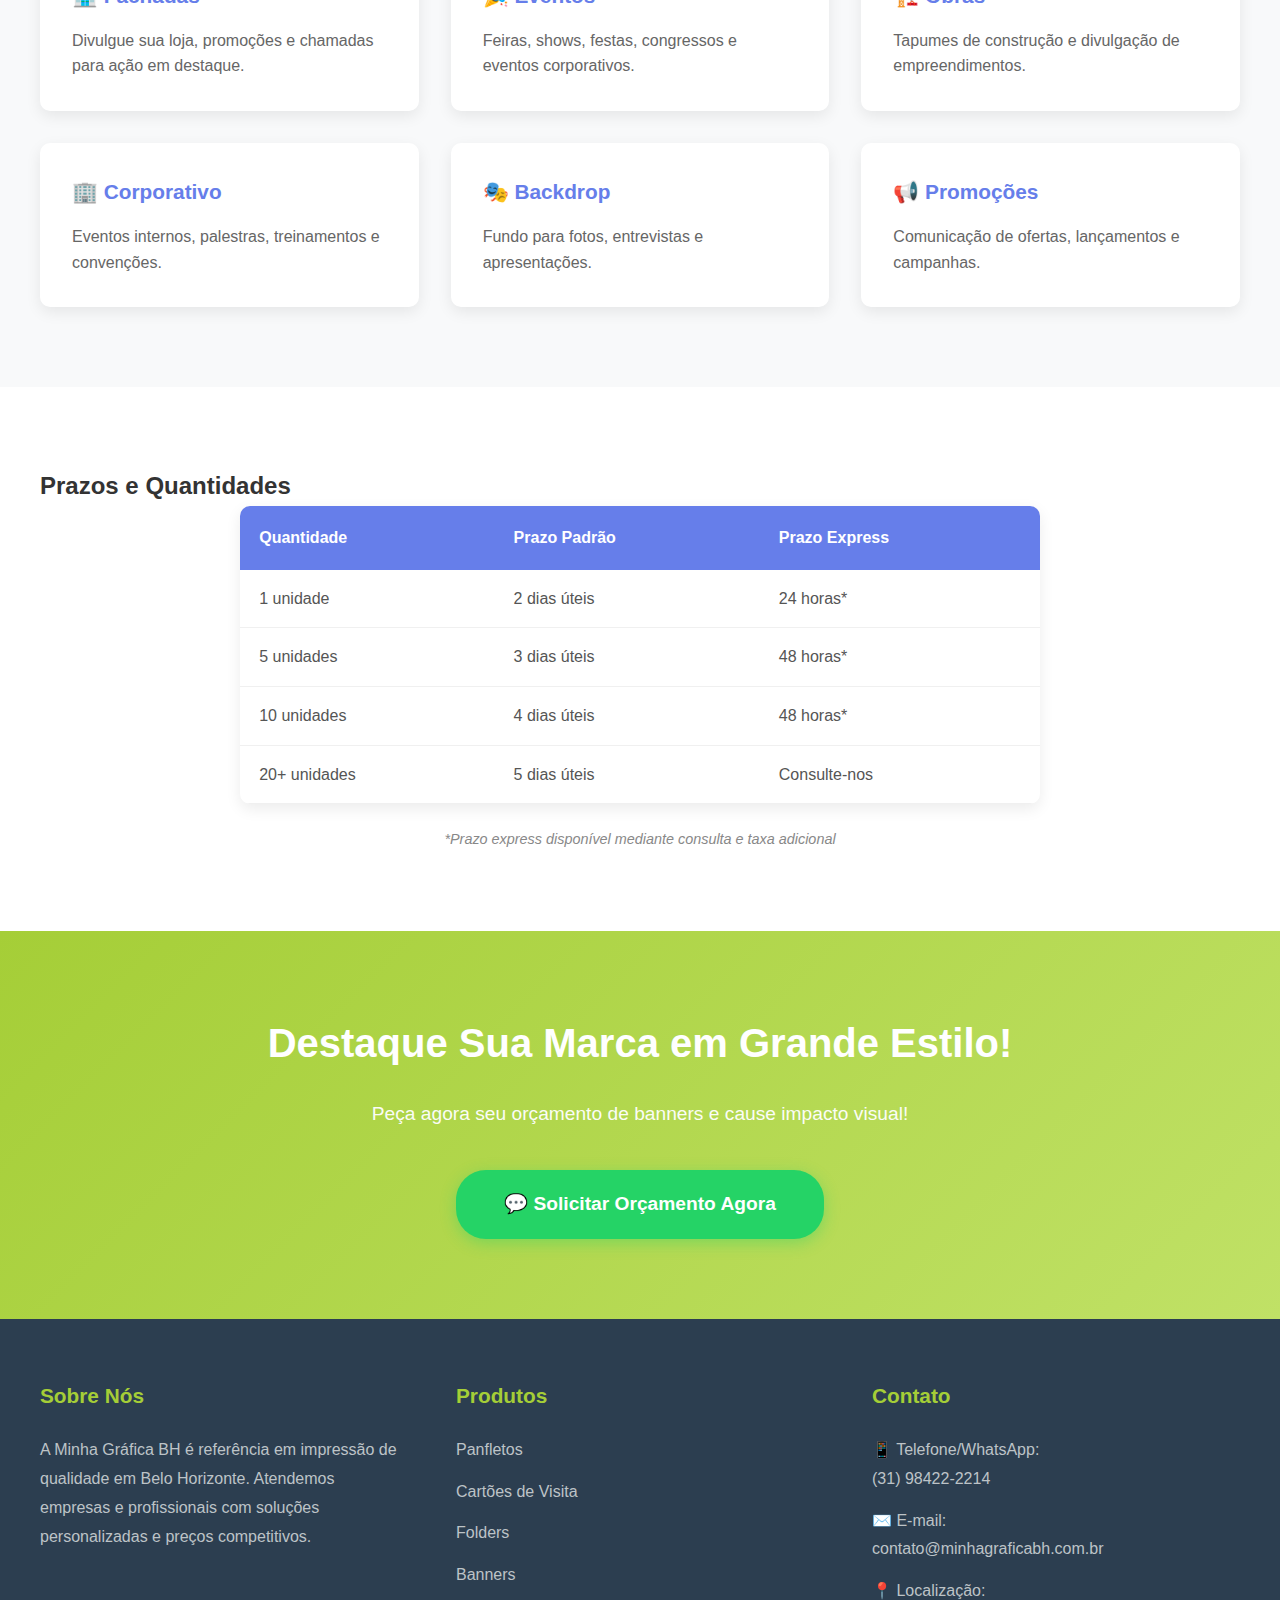
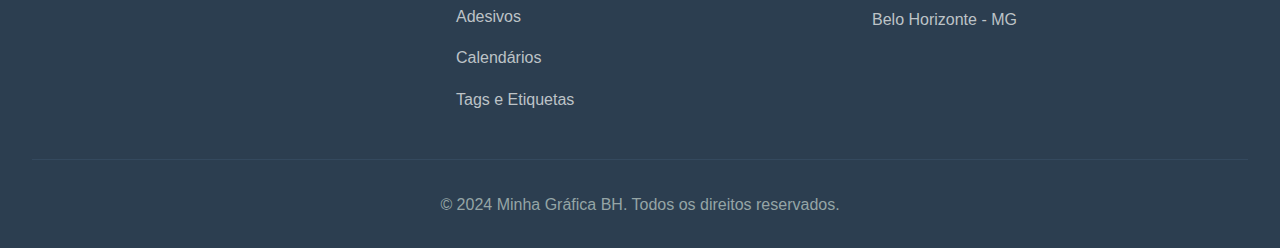
<file: produtos/banners.html>
<!DOCTYPE html>
<html lang="pt-BR">
<head>
    <meta charset="UTF-8">
    <meta name="viewport" content="width=device-width, initial-scale=1.0">
    <title>Banners - Minha Gráfica BH</title>
    <link rel="icon" type="image/png" href="../images/favicon.png">
    <link rel="stylesheet" href="../css/style.css">
</head>
<body>

    <!-- Header -->
    <header>
        <div class="header-container">
            <div class="logo"><a href="../index.html"><img src="../images/midia-certa-logo.png" alt="Minha Gráfica BH" style="height: 50px;"></a></div>
            <div class="menu-toggle" id="menuToggle">
                <span></span>
                <span></span>
                <span></span>
            </div>
            <nav id="navMenu">
                <ul>
                    <li><a href="../index.html#inicio" class="nav-link">Início</a></li>
                    <li><a href="../index.html#produtos" class="nav-link">Produtos</a></li>
                    <li><a href="../index.html#depoimentos" class="nav-link">Depoimentos</a></li>
                    <li><a href="../index.html#contato" class="nav-link">Contato</a></li>
                </ul>
            </nav>
            <a href="https://wa.me/553198422214" class="header-contact">📱 (31) 98422-2214</a>
        </div>
    </header>

    <!-- Produto Hero -->
    <section class="produto-hero">
        <div class="produto-hero-container">
            <div class="produto-hero-imagem">
                <img src="../images/produto-banner.jpg" alt="Banners de alta qualidade">
            </div>
            <div class="produto-hero-info">
                <h1>Banners</h1>
                <p class="produto-descricao">Destaque sua marca com banners de alto impacto visual! Impressão em lona de qualidade superior, ideais para eventos, fachadas, lojas e promoções.</p>
                <div class="produto-preco-destaque">A partir de R$ 120</div>
                <a href="https://wa.me/553198422214?text=Olá!%20Gostaria%20de%20orçamento%20para%20BANNERS" class="btn-primary">💬 Pedir Orçamento no WhatsApp</a>
            </div>
        </div>
    </section>

    <!-- Especificações -->
    <section class="produto-especificacoes">
        <div class="container">
            <h2>Especificações Técnicas</h2>
            <div class="especificacoes-grid">
                <div class="spec-item">
                    <h3>📏 Tamanhos</h3>
                    <ul>
                        <li>60x90cm</li>
                        <li>80x120cm</li>
                        <li>100x150cm</li>
                        <li>120x180cm</li>
                        <li>Tamanhos personalizados</li>
                    </ul>
                </div>
                <div class="spec-item">
                    <h3>📄 Materiais</h3>
                    <ul>
                        <li>Lona 340g (padrão)</li>
                        <li>Lona 440g (premium)</li>
                        <li>Lona blackout</li>
                        <li>Vinil adesivo</li>
                        <li>Tecido (backdrop)</li>
                    </ul>
                </div>
                <div class="spec-item">
                    <h3>🎨 Impressão</h3>
                    <ul>
                        <li>Colorido 4x0 (frente)</li>
                        <li>Colorido 4x4 (frente e verso)</li>
                        <li>Alta resolução</li>
                        <li>Cores vibrantes</li>
                        <li>Resistente ao tempo</li>
                    </ul>
                </div>
                <div class="spec-item">
                    <h3>✨ Acabamento</h3>
                    <ul>
                        <li>Ilhós nas 4 pontas</li>
                        <li>Ilhós em toda volta</li>
                        <li>Bastão superior/inferior</li>
                        <li>Banner roll up</li>
                        <li>X-banner</li>
                        <li>L-banner</li>
                    </ul>
                </div>
            </div>
        </div>
    </section>

    <!-- Aplicações -->
    <section class="produto-aplicacoes">
        <div class="container">
            <h2>Onde Usar Banners?</h2>
            <div class="aplicacoes-grid">
                <div class="aplicacao-card">
                    <h3>🏪 Fachadas</h3>
                    <p>Divulgue sua loja, promoções e chamadas para ação em destaque.</p>
                </div>
                <div class="aplicacao-card">
                    <h3>🎉 Eventos</h3>
                    <p>Feiras, shows, festas, congressos e eventos corporativos.</p>
                </div>
                <div class="aplicacao-card">
                    <h3>🏗️ Obras</h3>
                    <p>Tapumes de construção e divulgação de empreendimentos.</p>
                </div>
                <div class="aplicacao-card">
                    <h3>🏢 Corporativo</h3>
                    <p>Eventos internos, palestras, treinamentos e convenções.</p>
                </div>
                <div class="aplicacao-card">
                    <h3>🎭 Backdrop</h3>
                    <p>Fundo para fotos, entrevistas e apresentações.</p>
                </div>
                <div class="aplicacao-card">
                    <h3>📢 Promoções</h3>
                    <p>Comunicação de ofertas, lançamentos e campanhas.</p>
                </div>
            </div>
        </div>
    </section>

    <!-- Prazos e Quantidades -->
    <section class="produto-tabela">
        <div class="container">
            <h2>Prazos e Quantidades</h2>
            <div class="tabela-precos">
                <table>
                    <thead>
                        <tr>
                            <th>Quantidade</th>
                            <th>Prazo Padrão</th>
                            <th>Prazo Express</th>
                        </tr>
                    </thead>
                    <tbody>
                        <tr>
                            <td>1 unidade</td>
                            <td>2 dias úteis</td>
                            <td>24 horas*</td>
                        </tr>
                        <tr>
                            <td>5 unidades</td>
                            <td>3 dias úteis</td>
                            <td>48 horas*</td>
                        </tr>
                        <tr>
                            <td>10 unidades</td>
                            <td>4 dias úteis</td>
                            <td>48 horas*</td>
                        </tr>
                        <tr>
                            <td>20+ unidades</td>
                            <td>5 dias úteis</td>
                            <td>Consulte-nos</td>
                        </tr>
                    </tbody>
                </table>
                <p class="tabela-nota">*Prazo express disponível mediante consulta e taxa adicional</p>
            </div>
        </div>
    </section>

    <!-- CTA Final -->
    <section class="cta-final">
        <h2>Destaque Sua Marca em Grande Estilo!</h2>
        <p>Peça agora seu orçamento de banners e cause impacto visual!</p>
        <a href="https://wa.me/553198422214?text=Olá!%20Quero%20orçamento%20para%20BANNERS" class="btn-whatsapp">💬 Solicitar Orçamento Agora</a>
    </section>

    <!-- Footer -->
    <footer>
        <div class="footer-container">
            <div class="footer-section">
                <h3>Sobre Nós</h3>
                <p>A Minha Gráfica BH é referência em impressão de qualidade em Belo Horizonte. Atendemos empresas e profissionais com soluções personalizadas e preços competitivos.</p>
            </div>
            <div class="footer-section">
                <h3>Produtos</h3>
                <ul>
                    <li><a href="panfletos.html">Panfletos</a></li>
                    <li><a href="cartoes.html">Cartões de Visita</a></li>
                    <li><a href="folders.html">Folders</a></li>
                    <li><a href="banners.html">Banners</a></li>
                    <li><a href="adesivos.html">Adesivos</a></li>
                    <li><a href="calendarios.html">Calendários</a></li>
                    <li><a href="tags.html">Tags e Etiquetas</a></li>
                </ul>
            </div>
            <div class="footer-section">
                <h3>Contato</h3>
                <p>📱 Telefone/WhatsApp:<br>(31) 98422-2214</p>
                <p>✉️ E-mail:<br>contato@minhagraficabh.com.br</p>
                <p>📍 Localização:<br>Belo Horizonte - MG</p>
            </div>
        </div>
        <div class="footer-bottom">
            <p>&copy; 2024 Minha Gráfica BH. Todos os direitos reservados.</p>
        </div>
    
    <!-- WhatsApp Float e Popup -->
    <button class="whatsapp-float" id="whatsappFloat" aria-label="WhatsApp">
        <svg fill="currentColor" viewBox="0 0 24 24" xmlns="http://www.w3.org/2000/svg">
            <path d="M17.472 14.382c-.297-.149-1.758-.867-2.03-.967-.273-.099-.471-.148-.67.15-.197.297-.767.966-.94 1.164-.173.199-.347.223-.644.075-.297-.15-1.255-.463-2.39-1.475-.883-.788-1.48-1.761-1.653-2.059-.173-.297-.018-.458.13-.606.134-.133.298-.347.446-.52.149-.174.198-.298.298-.497.099-.198.05-.371-.025-.52-.075-.149-.669-1.612-.916-2.207-.242-.579-.487-.5-.669-.51-.173-.008-.371-.01-.57-.01-.198 0-.52.074-.792.372-.272.297-1.04 1.016-1.04 2.479 0 1.462 1.065 2.875 1.213 3.074.149.198 2.096 3.2 5.077 4.487.709.306 1.262.489 1.694.625.712.227 1.36.195 1.871.118.571-.085 1.758-.719 2.006-1.413.248-.694.248-1.289.173-1.413-.074-.124-.272-.198-.57-.347m-5.421 7.403h-.004a9.87 9.87 0 01-5.031-1.378l-.361-.214-3.741.982.998-3.648-.235-.374a9.86 9.86 0 01-1.51-5.26c.001-5.45 4.436-9.884 9.888-9.884 2.64 0 5.122 1.03 6.988 2.898a9.825 9.825 0 012.893 6.994c-.003 5.45-4.437 9.884-9.885 9.884m8.413-18.297A11.815 11.815 0 0012.05 0C5.495 0 .16 5.335.157 11.892c0 2.096.547 4.142 1.588 5.945L.057 24l6.305-1.654a11.882 11.882 0 005.683 1.448h.005c6.554 0 11.89-5.335 11.893-11.893a11.821 11.821 0 00-3.48-8.413Z"></path>
        </svg>
    </button>

    <div class="whatsapp-popup" id="whatsappPopup">
        <div class="whatsapp-popup-header">
            <div class="whatsapp-popup-header-content">
                <div class="whatsapp-popup-avatar">
                    <svg fill="currentColor" viewBox="0 0 24 24" xmlns="http://www.w3.org/2000/svg">
                        <path d="M17.472 14.382c-.297-.149-1.758-.867-2.03-.967-.273-.099-.471-.148-.67.15-.197.297-.767.966-.94 1.164-.173.199-.347.223-.644.075-.297-.15-1.255-.463-2.39-1.475-.883-.788-1.48-1.761-1.653-2.059-.173-.297-.018-.458.13-.606.134-.133.298-.347.446-.52.149-.174.198-.298.298-.497.099-.198.05-.371-.025-.52-.075-.149-.669-1.612-.916-2.207-.242-.579-.487-.5-.669-.51-.173-.008-.371-.01-.57-.01-.198 0-.52.074-.792.372-.272.297-1.04 1.016-1.04 2.479 0 1.462 1.065 2.875 1.213 3.074.149.198 2.096 3.2 5.077 4.487.709.306 1.262.489 1.694.625.712.227 1.36.195 1.871.118.571-.085 1.758-.719 2.006-1.413.248-.694.248-1.289.173-1.413-.074-.124-.272-.198-.57-.347m-5.421 7.403h-.004a9.87 9.87 0 01-5.031-1.378l-.361-.214-3.741.982.998-3.648-.235-.374a9.86 9.86 0 01-1.51-5.26c.001-5.45 4.436-9.884 9.888-9.884 2.64 0 5.122 1.03 6.988 2.898a9.825 9.825 0 012.893 6.994c-.003 5.45-4.437 9.884-9.885 9.884m8.413-18.297A11.815 11.815 0 0012.05 0C5.495 0 .16 5.335.157 11.892c0 2.096.547 4.142 1.588 5.945L.057 24l6.305-1.654a11.882 11.882 0 005.683 1.448h.005c6.554 0 11.89-5.335 11.893-11.893a11.821 11.821 0 00-3.48-8.413Z"></path>
                    </svg>
                </div>
                <div class="whatsapp-popup-info">
                    <h3>Mídia Certa</h3>
                    <p>Online agora</p>
                </div>
            </div>
            <button class="whatsapp-popup-close" id="whatsappPopupClose" aria-label="Fechar">
                <svg xmlns="http://www.w3.org/2000/svg" width="24" height="24" viewBox="0 0 24 24" fill="none" stroke="currentColor" stroke-width="2" stroke-linecap="round" stroke-linejoin="round">
                    <path d="M18 6 6 18"></path>
                    <path d="m6 6 12 12"></path>
                </svg>
            </button>
        </div>
        <div class="whatsapp-popup-body">
            <div class="whatsapp-popup-message">
                <p>Olá! 👋 Como podemos ajudar você hoje?</p>
            </div>
            <textarea class="whatsapp-popup-textarea" id="whatsappMessage" placeholder="Digite sua mensagem..." rows="3">Olá! Quero saber mais sobre os serviços da gráfica.</textarea>
            <button class="whatsapp-popup-button" id="whatsappSend">
                <svg xmlns="http://www.w3.org/2000/svg" width="24" height="24" viewBox="0 0 24 24" fill="none" stroke="currentColor" stroke-width="2" stroke-linecap="round" stroke-linejoin="round">
                    <path d="M14.536 21.686a.5.5 0 0 0 .937-.024l6.5-19a.496.496 0 0 0-.635-.635l-19 6.5a.5.5 0 0 0-.024.937l7.93 3.18a2 2 0 0 1 1.112 1.11z"></path>
                    <path d="m21.854 2.147-10.94 10.939"></path>
                </svg>
                Enviar Mensagem
            </button>
        </div>
    </div>
</footer>


    <!-- JavaScript para Interatividade -->
    <script>
        const menuToggle = document.getElementById('menuToggle');
        const navMenu = document.getElementById('navMenu');
        const navLinks = document.querySelectorAll('.nav-link');

        menuToggle.addEventListener('click', () => {
            menuToggle.classList.toggle('active');
            navMenu.classList.toggle('active');
        });

        navLinks.forEach(link => {
            link.addEventListener('click', () => {
                menuToggle.classList.remove('active');
                navMenu.classList.remove('active');
            });
        });

        document.addEventListener('click', (e) => {
            if (!navMenu.contains(e.target) && !menuToggle.contains(e.target)) {
                menuToggle.classList.remove('active');
                navMenu.classList.remove('active');
            }
        });

        
        // ========================================
        // WHATSAPP POPUP FLUTUANTE
        // ========================================
        
        const whatsappFloat = document.getElementById('whatsappFloat');
        const whatsappPopup = document.getElementById('whatsappPopup');
        const whatsappPopupClose = document.getElementById('whatsappPopupClose');
        const whatsappSend = document.getElementById('whatsappSend');
        const whatsappMessage = document.getElementById('whatsappMessage');
        
        // Número de WhatsApp (formato internacional sem + e sem espaços)
        const phoneNumber = '553198422214';
        
        // Abrir/Fechar popup ao clicar no botão flutuante
        whatsappFloat.addEventListener('click', () => {
            whatsappPopup.classList.toggle('active');
        });
        
        // Fechar popup ao clicar no X
        whatsappPopupClose.addEventListener('click', () => {
            whatsappPopup.classList.remove('active');
        });
        
        // Fechar popup ao clicar fora dele
        document.addEventListener('click', (e) => {
            if (!whatsappPopup.contains(e.target) && !whatsappFloat.contains(e.target)) {
                whatsappPopup.classList.remove('active');
            }
        });
        
        // Enviar mensagem para WhatsApp
        whatsappSend.addEventListener('click', () => {
            const message = whatsappMessage.value.trim();
            if (message) {
                const encodedMessage = encodeURIComponent(message);
                const whatsappUrl = `https://wa.me/${phoneNumber}?text=${encodedMessage}`;
                window.open(whatsappUrl, '_blank');
                
                // Fechar popup após enviar
                whatsappPopup.classList.remove('active');
            }
        });
        
        // Permitir enviar com Enter (Ctrl+Enter para nova linha)
        whatsappMessage.addEventListener('keydown', (e) => {
            if (e.key === 'Enter' && !e.ctrlKey && !e.shiftKey) {
                e.preventDefault();
                whatsappSend.click();
            }
        });
        
        // Mostrar popup automaticamente após 5 segundos (primeira visita)
        if (!sessionStorage.getItem('whatsappPopupShown')) {
            setTimeout(() => {
                whatsappPopup.classList.add('active');
                sessionStorage.setItem('whatsappPopupShown', 'true');
            }, 5000);
        }

        const header = document.querySelector('header');
        window.addEventListener('scroll', () => {
            if (window.scrollY > 100) {
                header.classList.add('scrolled');
            } else {
                header.classList.remove('scrolled');
            }
        });
    </script>

</body>
</html>
</file>
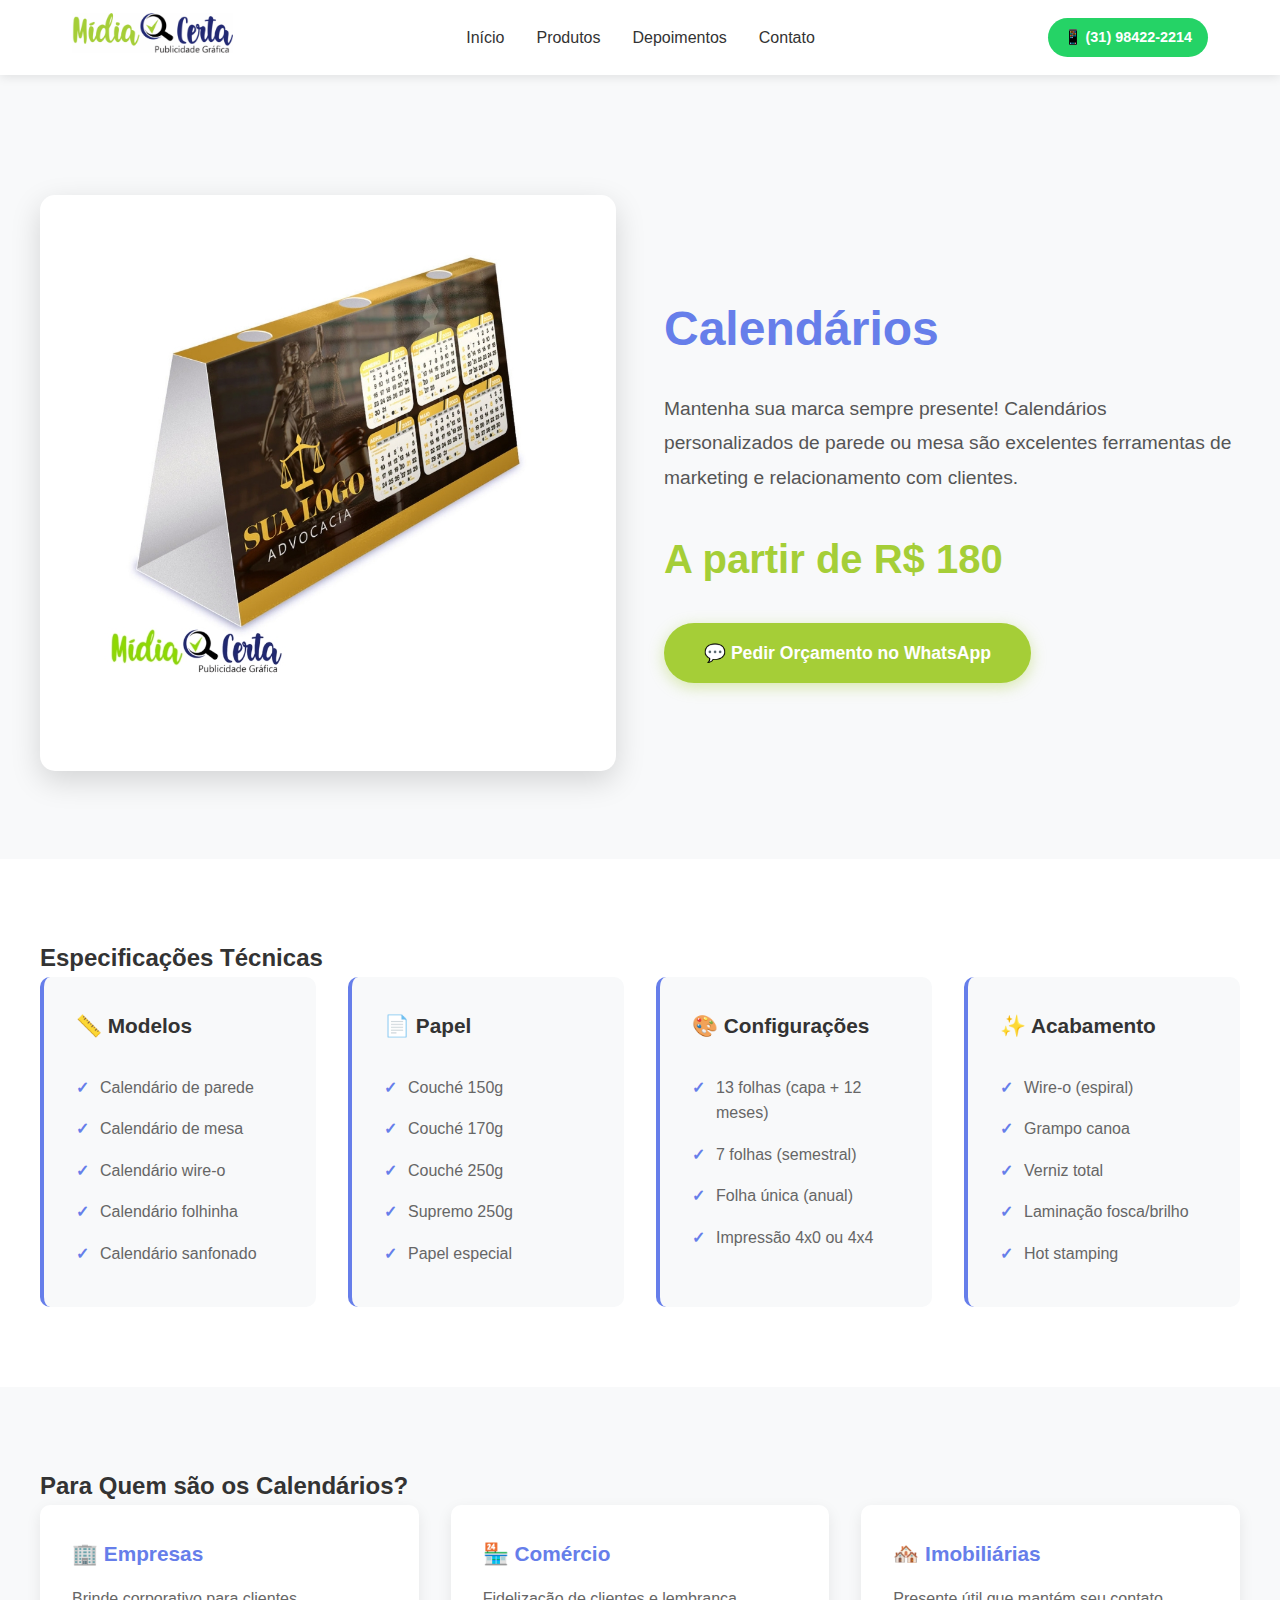
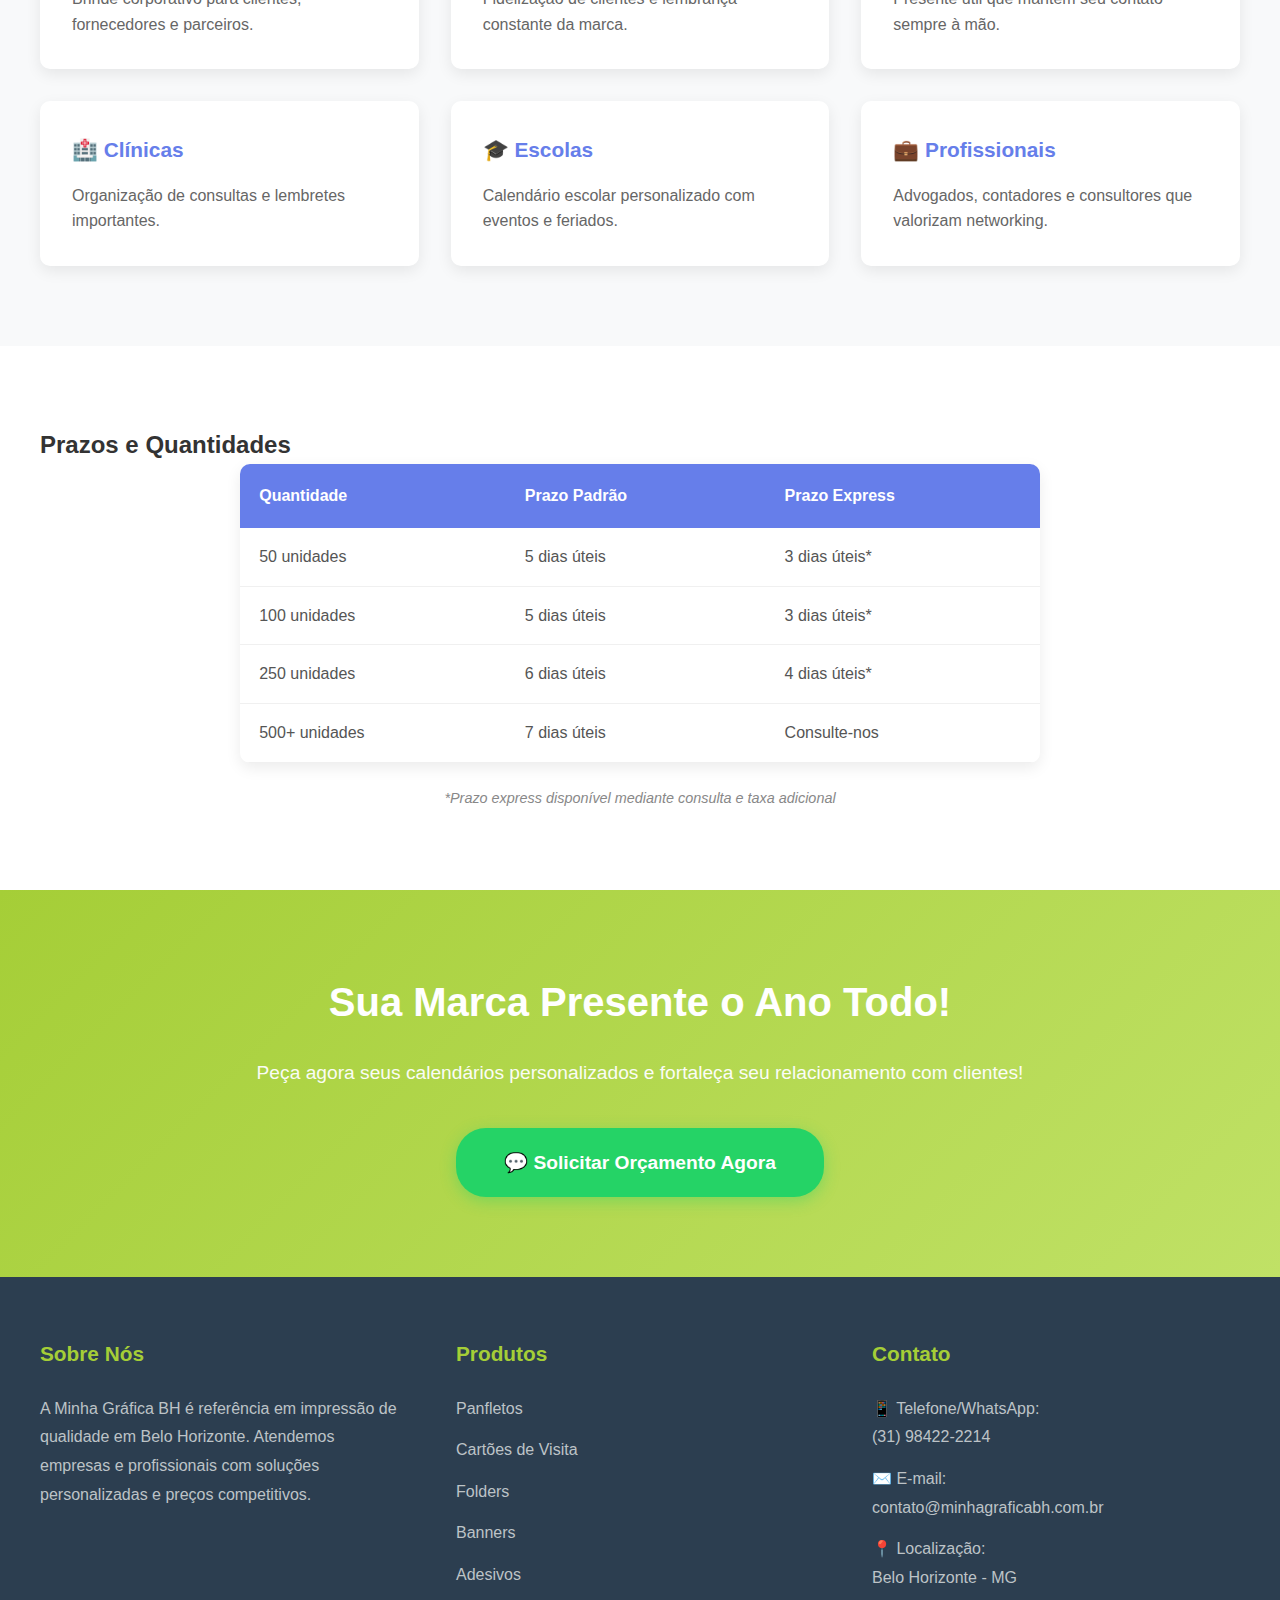
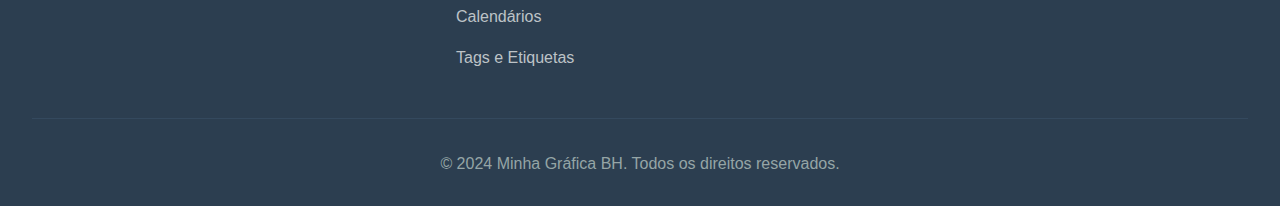
<file: produtos/calendarios.html>
<!DOCTYPE html>
<html lang="pt-BR">
<head>
    <meta charset="UTF-8">
    <meta name="viewport" content="width=device-width, initial-scale=1.0">
    <title>Calendários - Minha Gráfica BH</title>
    <link rel="icon" type="image/png" href="../images/favicon.png">
    <link rel="stylesheet" href="../css/style.css">
</head>
<body>

    <!-- Header -->
    <header>
        <div class="header-container">
            <div class="logo"><a href="../index.html"><img src="../images/midia-certa-logo.png" alt="Minha Gráfica BH" style="height: 50px;"></a></div>
            <div class="menu-toggle" id="menuToggle">
                <span></span>
                <span></span>
                <span></span>
            </div>
            <nav id="navMenu">
                <ul>
                    <li><a href="../index.html#inicio" class="nav-link">Início</a></li>
                    <li><a href="../index.html#produtos" class="nav-link">Produtos</a></li>
                    <li><a href="../index.html#depoimentos" class="nav-link">Depoimentos</a></li>
                    <li><a href="../index.html#contato" class="nav-link">Contato</a></li>
                </ul>
            </nav>
            <a href="https://wa.me/553198422214" class="header-contact">📱 (31) 98422-2214</a>
        </div>
    </header>

    <!-- Produto Hero -->
    <section class="produto-hero">
        <div class="produto-hero-container">
            <div class="produto-hero-imagem">
                <img src="../images/produto-calendario.jpg" alt="Calendários personalizados">
            </div>
            <div class="produto-hero-info">
                <h1>Calendários</h1>
                <p class="produto-descricao">Mantenha sua marca sempre presente! Calendários personalizados de parede ou mesa são excelentes ferramentas de marketing e relacionamento com clientes.</p>
                <div class="produto-preco-destaque">A partir de R$ 180</div>
                <a href="https://wa.me/553198422214?text=Olá!%20Gostaria%20de%20orçamento%20para%20CALENDÁRIOS" class="btn-primary">💬 Pedir Orçamento no WhatsApp</a>
            </div>
        </div>
    </section>

    <!-- Especificações -->
    <section class="produto-especificacoes">
        <div class="container">
            <h2>Especificações Técnicas</h2>
            <div class="especificacoes-grid">
                <div class="spec-item">
                    <h3>📏 Modelos</h3>
                    <ul>
                        <li>Calendário de parede</li>
                        <li>Calendário de mesa</li>
                        <li>Calendário wire-o</li>
                        <li>Calendário folhinha</li>
                        <li>Calendário sanfonado</li>
                    </ul>
                </div>
                <div class="spec-item">
                    <h3>📄 Papel</h3>
                    <ul>
                        <li>Couché 150g</li>
                        <li>Couché 170g</li>
                        <li>Couché 250g</li>
                        <li>Supremo 250g</li>
                        <li>Papel especial</li>
                    </ul>
                </div>
                <div class="spec-item">
                    <h3>🎨 Configurações</h3>
                    <ul>
                        <li>13 folhas (capa + 12 meses)</li>
                        <li>7 folhas (semestral)</li>
                        <li>Folha única (anual)</li>
                        <li>Impressão 4x0 ou 4x4</li>
                    </ul>
                </div>
                <div class="spec-item">
                    <h3>✨ Acabamento</h3>
                    <ul>
                        <li>Wire-o (espiral)</li>
                        <li>Grampo canoa</li>
                        <li>Verniz total</li>
                        <li>Laminação fosca/brilho</li>
                        <li>Hot stamping</li>
                    </ul>
                </div>
            </div>
        </div>
    </section>

    <!-- Aplicações -->
    <section class="produto-aplicacoes">
        <div class="container">
            <h2>Para Quem são os Calendários?</h2>
            <div class="aplicacoes-grid">
                <div class="aplicacao-card">
                    <h3>🏢 Empresas</h3>
                    <p>Brinde corporativo para clientes, fornecedores e parceiros.</p>
                </div>
                <div class="aplicacao-card">
                    <h3>🏪 Comércio</h3>
                    <p>Fidelização de clientes e lembrança constante da marca.</p>
                </div>
                <div class="aplicacao-card">
                    <h3>🏘️ Imobiliárias</h3>
                    <p>Presente útil que mantém seu contato sempre à mão.</p>
                </div>
                <div class="aplicacao-card">
                    <h3>🏥 Clínicas</h3>
                    <p>Organização de consultas e lembretes importantes.</p>
                </div>
                <div class="aplicacao-card">
                    <h3>🎓 Escolas</h3>
                    <p>Calendário escolar personalizado com eventos e feriados.</p>
                </div>
                <div class="aplicacao-card">
                    <h3>💼 Profissionais</h3>
                    <p>Advogados, contadores e consultores que valorizam networking.</p>
                </div>
            </div>
        </div>
    </section>

    <!-- Prazos e Quantidades -->
    <section class="produto-tabela">
        <div class="container">
            <h2>Prazos e Quantidades</h2>
            <div class="tabela-precos">
                <table>
                    <thead>
                        <tr>
                            <th>Quantidade</th>
                            <th>Prazo Padrão</th>
                            <th>Prazo Express</th>
                        </tr>
                    </thead>
                    <tbody>
                        <tr>
                            <td>50 unidades</td>
                            <td>5 dias úteis</td>
                            <td>3 dias úteis*</td>
                        </tr>
                        <tr>
                            <td>100 unidades</td>
                            <td>5 dias úteis</td>
                            <td>3 dias úteis*</td>
                        </tr>
                        <tr>
                            <td>250 unidades</td>
                            <td>6 dias úteis</td>
                            <td>4 dias úteis*</td>
                        </tr>
                        <tr>
                            <td>500+ unidades</td>
                            <td>7 dias úteis</td>
                            <td>Consulte-nos</td>
                        </tr>
                    </tbody>
                </table>
                <p class="tabela-nota">*Prazo express disponível mediante consulta e taxa adicional</p>
            </div>
        </div>
    </section>

    <!-- CTA Final -->
    <section class="cta-final">
        <h2>Sua Marca Presente o Ano Todo!</h2>
        <p>Peça agora seus calendários personalizados e fortaleça seu relacionamento com clientes!</p>
        <a href="https://wa.me/553198422214?text=Olá!%20Quero%20orçamento%20para%20CALENDÁRIOS" class="btn-whatsapp">💬 Solicitar Orçamento Agora</a>
    </section>

    <!-- Footer -->
    <footer>
        <div class="footer-container">
            <div class="footer-section">
                <h3>Sobre Nós</h3>
                <p>A Minha Gráfica BH é referência em impressão de qualidade em Belo Horizonte. Atendemos empresas e profissionais com soluções personalizadas e preços competitivos.</p>
            </div>
            <div class="footer-section">
                <h3>Produtos</h3>
                <ul>
                    <li><a href="panfletos.html">Panfletos</a></li>
                    <li><a href="cartoes.html">Cartões de Visita</a></li>
                    <li><a href="folders.html">Folders</a></li>
                    <li><a href="banners.html">Banners</a></li>
                    <li><a href="adesivos.html">Adesivos</a></li>
                    <li><a href="calendarios.html">Calendários</a></li>
                    <li><a href="tags.html">Tags e Etiquetas</a></li>
                </ul>
            </div>
            <div class="footer-section">
                <h3>Contato</h3>
                <p>📱 Telefone/WhatsApp:<br>(31) 98422-2214</p>
                <p>✉️ E-mail:<br>contato@minhagraficabh.com.br</p>
                <p>📍 Localização:<br>Belo Horizonte - MG</p>
            </div>
        </div>
        <div class="footer-bottom">
            <p>&copy; 2024 Minha Gráfica BH. Todos os direitos reservados.</p>
        </div>
    </footer>


    <!-- JavaScript para Interatividade -->
    <script>
        const menuToggle = document.getElementById('menuToggle');
        const navMenu = document.getElementById('navMenu');
        const navLinks = document.querySelectorAll('.nav-link');

        menuToggle.addEventListener('click', () => {
            menuToggle.classList.toggle('active');
            navMenu.classList.toggle('active');
        });

        navLinks.forEach(link => {
            link.addEventListener('click', () => {
                menuToggle.classList.remove('active');
                navMenu.classList.remove('active');
            });
        });

        document.addEventListener('click', (e) => {
            if (!navMenu.contains(e.target) && !menuToggle.contains(e.target)) {
                menuToggle.classList.remove('active');
                navMenu.classList.remove('active');
            }
        });

        const header = document.querySelector('header');
        window.addEventListener('scroll', () => {
            if (window.scrollY > 100) {
                header.classList.add('scrolled');
            } else {
                header.classList.remove('scrolled');
            }
        });
    </script>

</body>
</html>
</file>
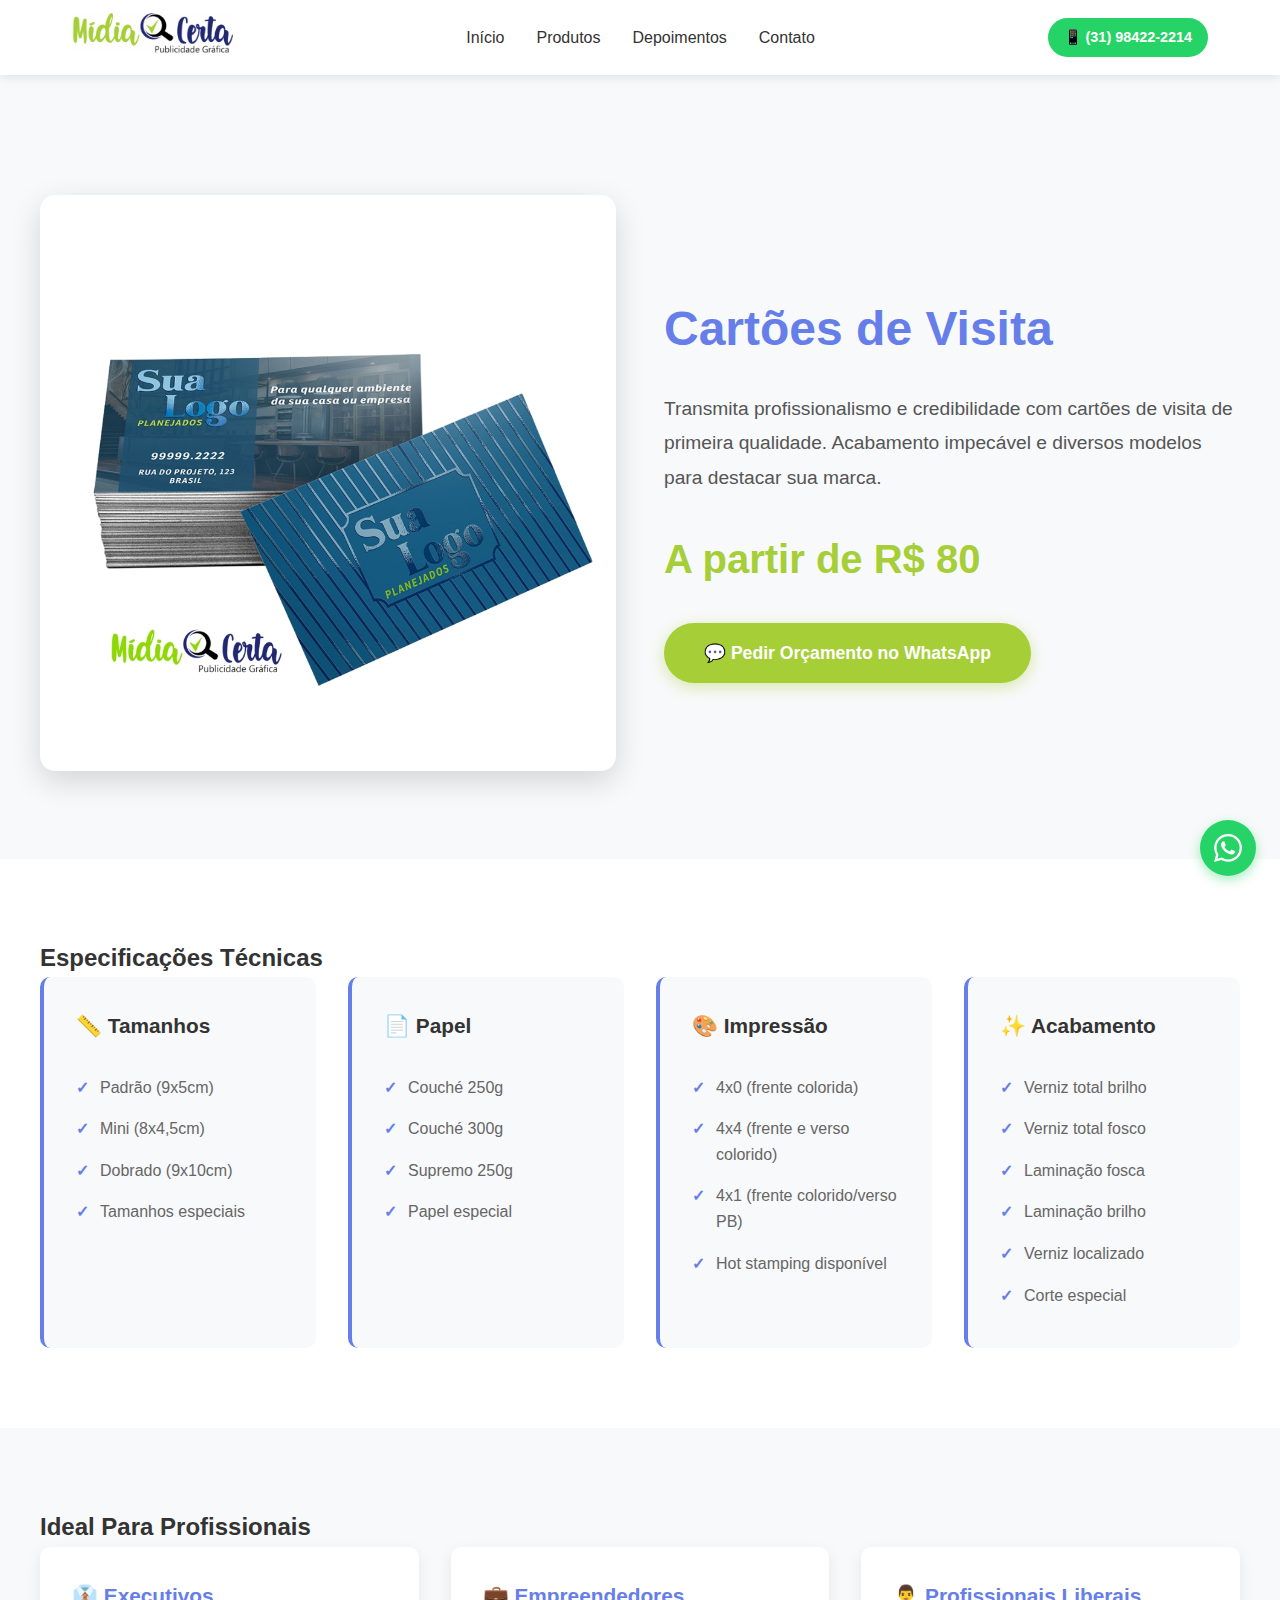
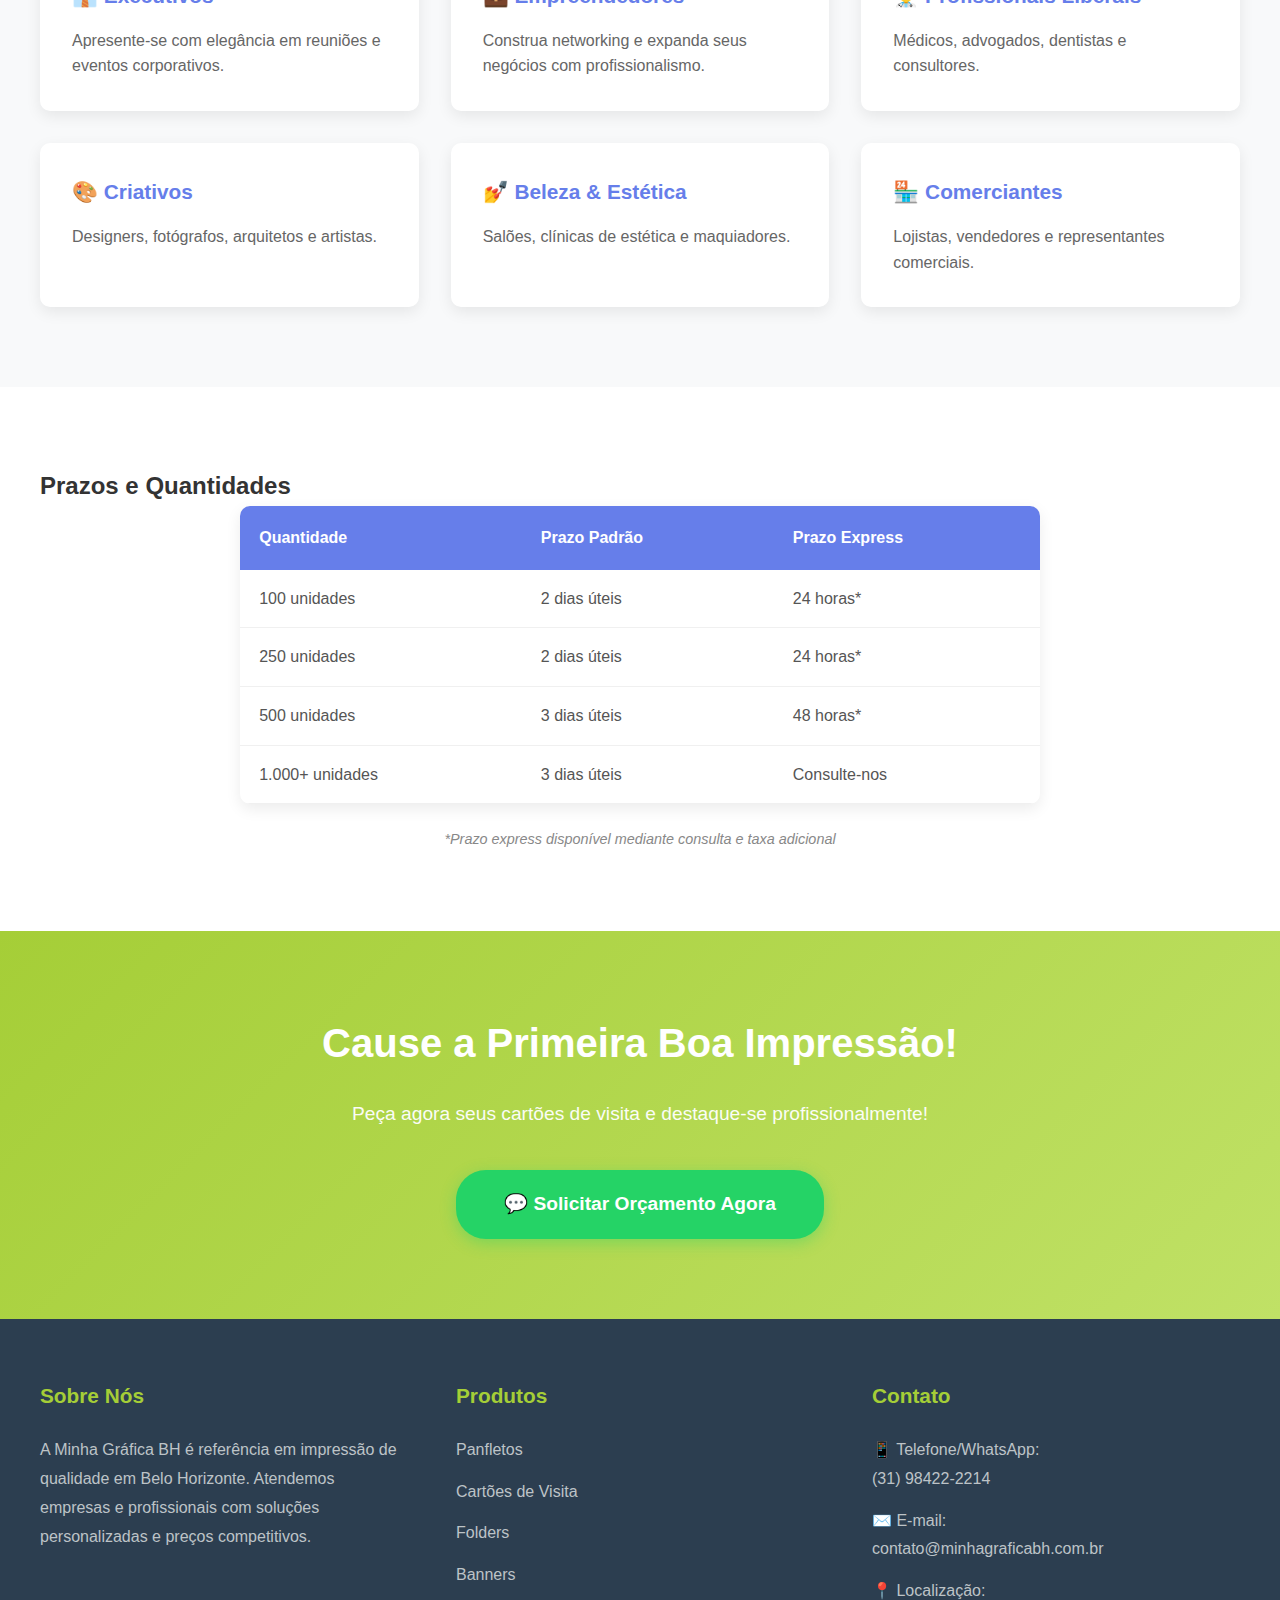
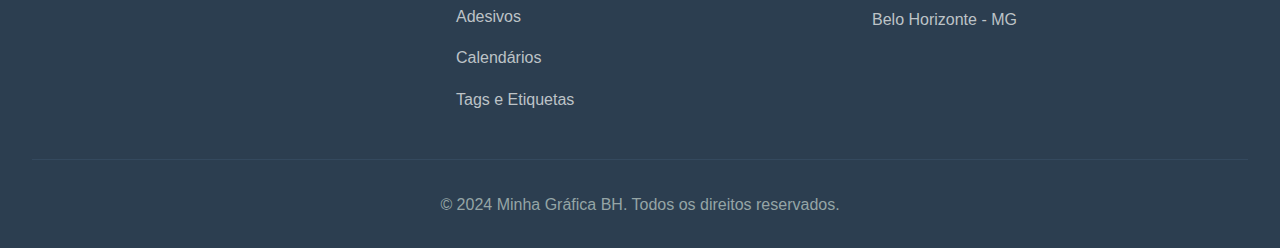
<file: produtos/cartoes.html>
<!DOCTYPE html>
<html lang="pt-BR">
<head>
    <meta charset="UTF-8">
    <meta name="viewport" content="width=device-width, initial-scale=1.0">
    <title>Cartões de Visita - Minha Gráfica BH</title>
    <link rel="icon" type="image/png" href="../images/favicon.png">
    <link rel="stylesheet" href="../css/style.css">
</head>
<body>

    <!-- Header -->
    <header>
        <div class="header-container">
            <div class="logo"><a href="../index.html"><img src="../images/midia-certa-logo.png" alt="Minha Gráfica BH" style="height: 50px;"></a></div>
            <div class="menu-toggle" id="menuToggle">
                <span></span>
                <span></span>
                <span></span>
            </div>
            <nav id="navMenu">
                <ul>
                    <li><a href="../index.html#inicio" class="nav-link">Início</a></li>
                    <li><a href="../index.html#produtos" class="nav-link">Produtos</a></li>
                    <li><a href="../index.html#depoimentos" class="nav-link">Depoimentos</a></li>
                    <li><a href="../index.html#contato" class="nav-link">Contato</a></li>
                </ul>
            </nav>
            <a href="https://wa.me/553198422214" class="header-contact">📱 (31) 98422-2214</a>
        </div>
    </header>

    <!-- Produto Hero -->
    <section class="produto-hero">
        <div class="produto-hero-container">
            <div class="produto-hero-imagem">
                <img src="../images/produto-cartao.jpg" alt="Cartões de Visita de alta qualidade">
            </div>
            <div class="produto-hero-info">
                <h1>Cartões de Visita</h1>
                <p class="produto-descricao">Transmita profissionalismo e credibilidade com cartões de visita de primeira qualidade. Acabamento impecável e diversos modelos para destacar sua marca.</p>
                <div class="produto-preco-destaque">A partir de R$ 80</div>
                <a href="https://wa.me/553198422214?text=Olá!%20Gostaria%20de%20orçamento%20para%20CARTÕES%20DE%20VISITA" class="btn-primary">💬 Pedir Orçamento no WhatsApp</a>
            </div>
        </div>
    </section>

    <!-- Especificações -->
    <section class="produto-especificacoes">
        <div class="container">
            <h2>Especificações Técnicas</h2>
            <div class="especificacoes-grid">
                <div class="spec-item">
                    <h3>📏 Tamanhos</h3>
                    <ul>
                        <li>Padrão (9x5cm)</li>
                        <li>Mini (8x4,5cm)</li>
                        <li>Dobrado (9x10cm)</li>
                        <li>Tamanhos especiais</li>
                    </ul>
                </div>
                <div class="spec-item">
                    <h3>📄 Papel</h3>
                    <ul>
                        <li>Couché 250g</li>
                        <li>Couché 300g</li>
                        <li>Supremo 250g</li>
                        <li>Papel especial</li>
                    </ul>
                </div>
                <div class="spec-item">
                    <h3>🎨 Impressão</h3>
                    <ul>
                        <li>4x0 (frente colorida)</li>
                        <li>4x4 (frente e verso colorido)</li>
                        <li>4x1 (frente colorido/verso PB)</li>
                        <li>Hot stamping disponível</li>
                    </ul>
                </div>
                <div class="spec-item">
                    <h3>✨ Acabamento</h3>
                    <ul>
                        <li>Verniz total brilho</li>
                        <li>Verniz total fosco</li>
                        <li>Laminação fosca</li>
                        <li>Laminação brilho</li>
                        <li>Verniz localizado</li>
                        <li>Corte especial</li>
                    </ul>
                </div>
            </div>
        </div>
    </section>

    <!-- Aplicações -->
    <section class="produto-aplicacoes">
        <div class="container">
            <h2>Ideal Para Profissionais</h2>
            <div class="aplicacoes-grid">
                <div class="aplicacao-card">
                    <h3>👔 Executivos</h3>
                    <p>Apresente-se com elegância em reuniões e eventos corporativos.</p>
                </div>
                <div class="aplicacao-card">
                    <h3>💼 Empreendedores</h3>
                    <p>Construa networking e expanda seus negócios com profissionalismo.</p>
                </div>
                <div class="aplicacao-card">
                    <h3>👨‍⚕️ Profissionais Liberais</h3>
                    <p>Médicos, advogados, dentistas e consultores.</p>
                </div>
                <div class="aplicacao-card">
                    <h3>🎨 Criativos</h3>
                    <p>Designers, fotógrafos, arquitetos e artistas.</p>
                </div>
                <div class="aplicacao-card">
                    <h3>💅 Beleza & Estética</h3>
                    <p>Salões, clínicas de estética e maquiadores.</p>
                </div>
                <div class="aplicacao-card">
                    <h3>🏪 Comerciantes</h3>
                    <p>Lojistas, vendedores e representantes comerciais.</p>
                </div>
            </div>
        </div>
    </section>

    <!-- Prazos e Quantidades -->
    <section class="produto-tabela">
        <div class="container">
            <h2>Prazos e Quantidades</h2>
            <div class="tabela-precos">
                <table>
                    <thead>
                        <tr>
                            <th>Quantidade</th>
                            <th>Prazo Padrão</th>
                            <th>Prazo Express</th>
                        </tr>
                    </thead>
                    <tbody>
                        <tr>
                            <td>100 unidades</td>
                            <td>2 dias úteis</td>
                            <td>24 horas*</td>
                        </tr>
                        <tr>
                            <td>250 unidades</td>
                            <td>2 dias úteis</td>
                            <td>24 horas*</td>
                        </tr>
                        <tr>
                            <td>500 unidades</td>
                            <td>3 dias úteis</td>
                            <td>48 horas*</td>
                        </tr>
                        <tr>
                            <td>1.000+ unidades</td>
                            <td>3 dias úteis</td>
                            <td>Consulte-nos</td>
                        </tr>
                    </tbody>
                </table>
                <p class="tabela-nota">*Prazo express disponível mediante consulta e taxa adicional</p>
            </div>
        </div>
    </section>

    <!-- CTA Final -->
    <section class="cta-final">
        <h2>Cause a Primeira Boa Impressão!</h2>
        <p>Peça agora seus cartões de visita e destaque-se profissionalmente!</p>
        <a href="https://wa.me/553198422214?text=Olá!%20Quero%20orçamento%20para%20CARTÕES%20DE%20VISITA" class="btn-whatsapp">💬 Solicitar Orçamento Agora</a>
    </section>

    <!-- Footer -->
    <footer>
        <div class="footer-container">
            <div class="footer-section">
                <h3>Sobre Nós</h3>
                <p>A Minha Gráfica BH é referência em impressão de qualidade em Belo Horizonte. Atendemos empresas e profissionais com soluções personalizadas e preços competitivos.</p>
            </div>
            <div class="footer-section">
                <h3>Produtos</h3>
                <ul>
                    <li><a href="panfletos.html">Panfletos</a></li>
                    <li><a href="cartoes.html">Cartões de Visita</a></li>
                    <li><a href="folders.html">Folders</a></li>
                    <li><a href="banners.html">Banners</a></li>
                    <li><a href="adesivos.html">Adesivos</a></li>
                    <li><a href="calendarios.html">Calendários</a></li>
                    <li><a href="tags.html">Tags e Etiquetas</a></li>
                </ul>
            </div>
            <div class="footer-section">
                <h3>Contato</h3>
                <p>📱 Telefone/WhatsApp:<br>(31) 98422-2214</p>
                <p>✉️ E-mail:<br>contato@minhagraficabh.com.br</p>
                <p>📍 Localização:<br>Belo Horizonte - MG</p>
            </div>
        </div>
        <div class="footer-bottom">
            <p>&copy; 2024 Minha Gráfica BH. Todos os direitos reservados.</p>
        </div>
    
    <!-- WhatsApp Float e Popup -->
    <button class="whatsapp-float" id="whatsappFloat" aria-label="WhatsApp">
        <svg fill="currentColor" viewBox="0 0 24 24" xmlns="http://www.w3.org/2000/svg">
            <path d="M17.472 14.382c-.297-.149-1.758-.867-2.03-.967-.273-.099-.471-.148-.67.15-.197.297-.767.966-.94 1.164-.173.199-.347.223-.644.075-.297-.15-1.255-.463-2.39-1.475-.883-.788-1.48-1.761-1.653-2.059-.173-.297-.018-.458.13-.606.134-.133.298-.347.446-.52.149-.174.198-.298.298-.497.099-.198.05-.371-.025-.52-.075-.149-.669-1.612-.916-2.207-.242-.579-.487-.5-.669-.51-.173-.008-.371-.01-.57-.01-.198 0-.52.074-.792.372-.272.297-1.04 1.016-1.04 2.479 0 1.462 1.065 2.875 1.213 3.074.149.198 2.096 3.2 5.077 4.487.709.306 1.262.489 1.694.625.712.227 1.36.195 1.871.118.571-.085 1.758-.719 2.006-1.413.248-.694.248-1.289.173-1.413-.074-.124-.272-.198-.57-.347m-5.421 7.403h-.004a9.87 9.87 0 01-5.031-1.378l-.361-.214-3.741.982.998-3.648-.235-.374a9.86 9.86 0 01-1.51-5.26c.001-5.45 4.436-9.884 9.888-9.884 2.64 0 5.122 1.03 6.988 2.898a9.825 9.825 0 012.893 6.994c-.003 5.45-4.437 9.884-9.885 9.884m8.413-18.297A11.815 11.815 0 0012.05 0C5.495 0 .16 5.335.157 11.892c0 2.096.547 4.142 1.588 5.945L.057 24l6.305-1.654a11.882 11.882 0 005.683 1.448h.005c6.554 0 11.89-5.335 11.893-11.893a11.821 11.821 0 00-3.48-8.413Z"></path>
        </svg>
    </button>

    <div class="whatsapp-popup" id="whatsappPopup">
        <div class="whatsapp-popup-header">
            <div class="whatsapp-popup-header-content">
                <div class="whatsapp-popup-avatar">
                    <svg fill="currentColor" viewBox="0 0 24 24" xmlns="http://www.w3.org/2000/svg">
                        <path d="M17.472 14.382c-.297-.149-1.758-.867-2.03-.967-.273-.099-.471-.148-.67.15-.197.297-.767.966-.94 1.164-.173.199-.347.223-.644.075-.297-.15-1.255-.463-2.39-1.475-.883-.788-1.48-1.761-1.653-2.059-.173-.297-.018-.458.13-.606.134-.133.298-.347.446-.52.149-.174.198-.298.298-.497.099-.198.05-.371-.025-.52-.075-.149-.669-1.612-.916-2.207-.242-.579-.487-.5-.669-.51-.173-.008-.371-.01-.57-.01-.198 0-.52.074-.792.372-.272.297-1.04 1.016-1.04 2.479 0 1.462 1.065 2.875 1.213 3.074.149.198 2.096 3.2 5.077 4.487.709.306 1.262.489 1.694.625.712.227 1.36.195 1.871.118.571-.085 1.758-.719 2.006-1.413.248-.694.248-1.289.173-1.413-.074-.124-.272-.198-.57-.347m-5.421 7.403h-.004a9.87 9.87 0 01-5.031-1.378l-.361-.214-3.741.982.998-3.648-.235-.374a9.86 9.86 0 01-1.51-5.26c.001-5.45 4.436-9.884 9.888-9.884 2.64 0 5.122 1.03 6.988 2.898a9.825 9.825 0 012.893 6.994c-.003 5.45-4.437 9.884-9.885 9.884m8.413-18.297A11.815 11.815 0 0012.05 0C5.495 0 .16 5.335.157 11.892c0 2.096.547 4.142 1.588 5.945L.057 24l6.305-1.654a11.882 11.882 0 005.683 1.448h.005c6.554 0 11.89-5.335 11.893-11.893a11.821 11.821 0 00-3.48-8.413Z"></path>
                    </svg>
                </div>
                <div class="whatsapp-popup-info">
                    <h3>Mídia Certa</h3>
                    <p>Online agora</p>
                </div>
            </div>
            <button class="whatsapp-popup-close" id="whatsappPopupClose" aria-label="Fechar">
                <svg xmlns="http://www.w3.org/2000/svg" width="24" height="24" viewBox="0 0 24 24" fill="none" stroke="currentColor" stroke-width="2" stroke-linecap="round" stroke-linejoin="round">
                    <path d="M18 6 6 18"></path>
                    <path d="m6 6 12 12"></path>
                </svg>
            </button>
        </div>
        <div class="whatsapp-popup-body">
            <div class="whatsapp-popup-message">
                <p>Olá! 👋 Como podemos ajudar você hoje?</p>
            </div>
            <textarea class="whatsapp-popup-textarea" id="whatsappMessage" placeholder="Digite sua mensagem..." rows="3">Olá! Quero saber mais sobre os serviços da gráfica.</textarea>
            <button class="whatsapp-popup-button" id="whatsappSend">
                <svg xmlns="http://www.w3.org/2000/svg" width="24" height="24" viewBox="0 0 24 24" fill="none" stroke="currentColor" stroke-width="2" stroke-linecap="round" stroke-linejoin="round">
                    <path d="M14.536 21.686a.5.5 0 0 0 .937-.024l6.5-19a.496.496 0 0 0-.635-.635l-19 6.5a.5.5 0 0 0-.024.937l7.93 3.18a2 2 0 0 1 1.112 1.11z"></path>
                    <path d="m21.854 2.147-10.94 10.939"></path>
                </svg>
                Enviar Mensagem
            </button>
        </div>
    </div>
</footer>

    <!-- JavaScript para Interatividade -->
    <script>
        const menuToggle = document.getElementById('menuToggle');
        const navMenu = document.getElementById('navMenu');
        const navLinks = document.querySelectorAll('.nav-link');

        menuToggle.addEventListener('click', () => {
            menuToggle.classList.toggle('active');
            navMenu.classList.toggle('active');
        });

        navLinks.forEach(link => {
            link.addEventListener('click', () => {
                menuToggle.classList.remove('active');
                navMenu.classList.remove('active');
            });
        });

        document.addEventListener('click', (e) => {
            if (!navMenu.contains(e.target) && !menuToggle.contains(e.target)) {
                menuToggle.classList.remove('active');
                navMenu.classList.remove('active');
            }
        });

        
        // ========================================
        // WHATSAPP POPUP FLUTUANTE
        // ========================================
        
        const whatsappFloat = document.getElementById('whatsappFloat');
        const whatsappPopup = document.getElementById('whatsappPopup');
        const whatsappPopupClose = document.getElementById('whatsappPopupClose');
        const whatsappSend = document.getElementById('whatsappSend');
        const whatsappMessage = document.getElementById('whatsappMessage');
        
        // Número de WhatsApp (formato internacional sem + e sem espaços)
        const phoneNumber = '553198422214';
        
        // Abrir/Fechar popup ao clicar no botão flutuante
        whatsappFloat.addEventListener('click', () => {
            whatsappPopup.classList.toggle('active');
        });
        
        // Fechar popup ao clicar no X
        whatsappPopupClose.addEventListener('click', () => {
            whatsappPopup.classList.remove('active');
        });
        
        // Fechar popup ao clicar fora dele
        document.addEventListener('click', (e) => {
            if (!whatsappPopup.contains(e.target) && !whatsappFloat.contains(e.target)) {
                whatsappPopup.classList.remove('active');
            }
        });
        
        // Enviar mensagem para WhatsApp
        whatsappSend.addEventListener('click', () => {
            const message = whatsappMessage.value.trim();
            if (message) {
                const encodedMessage = encodeURIComponent(message);
                const whatsappUrl = `https://wa.me/${phoneNumber}?text=${encodedMessage}`;
                window.open(whatsappUrl, '_blank');
                
                // Fechar popup após enviar
                whatsappPopup.classList.remove('active');
            }
        });
        
        // Permitir enviar com Enter (Ctrl+Enter para nova linha)
        whatsappMessage.addEventListener('keydown', (e) => {
            if (e.key === 'Enter' && !e.ctrlKey && !e.shiftKey) {
                e.preventDefault();
                whatsappSend.click();
            }
        });
        
        // Mostrar popup automaticamente após 5 segundos (primeira visita)
        if (!sessionStorage.getItem('whatsappPopupShown')) {
            setTimeout(() => {
                whatsappPopup.classList.add('active');
                sessionStorage.setItem('whatsappPopupShown', 'true');
            }, 5000);
        }

        const header = document.querySelector('header');
        window.addEventListener('scroll', () => {
            if (window.scrollY > 100) {
                header.classList.add('scrolled');
            } else {
                header.classList.remove('scrolled');
            }
        });
    </script>

</body>
</html>
</file>
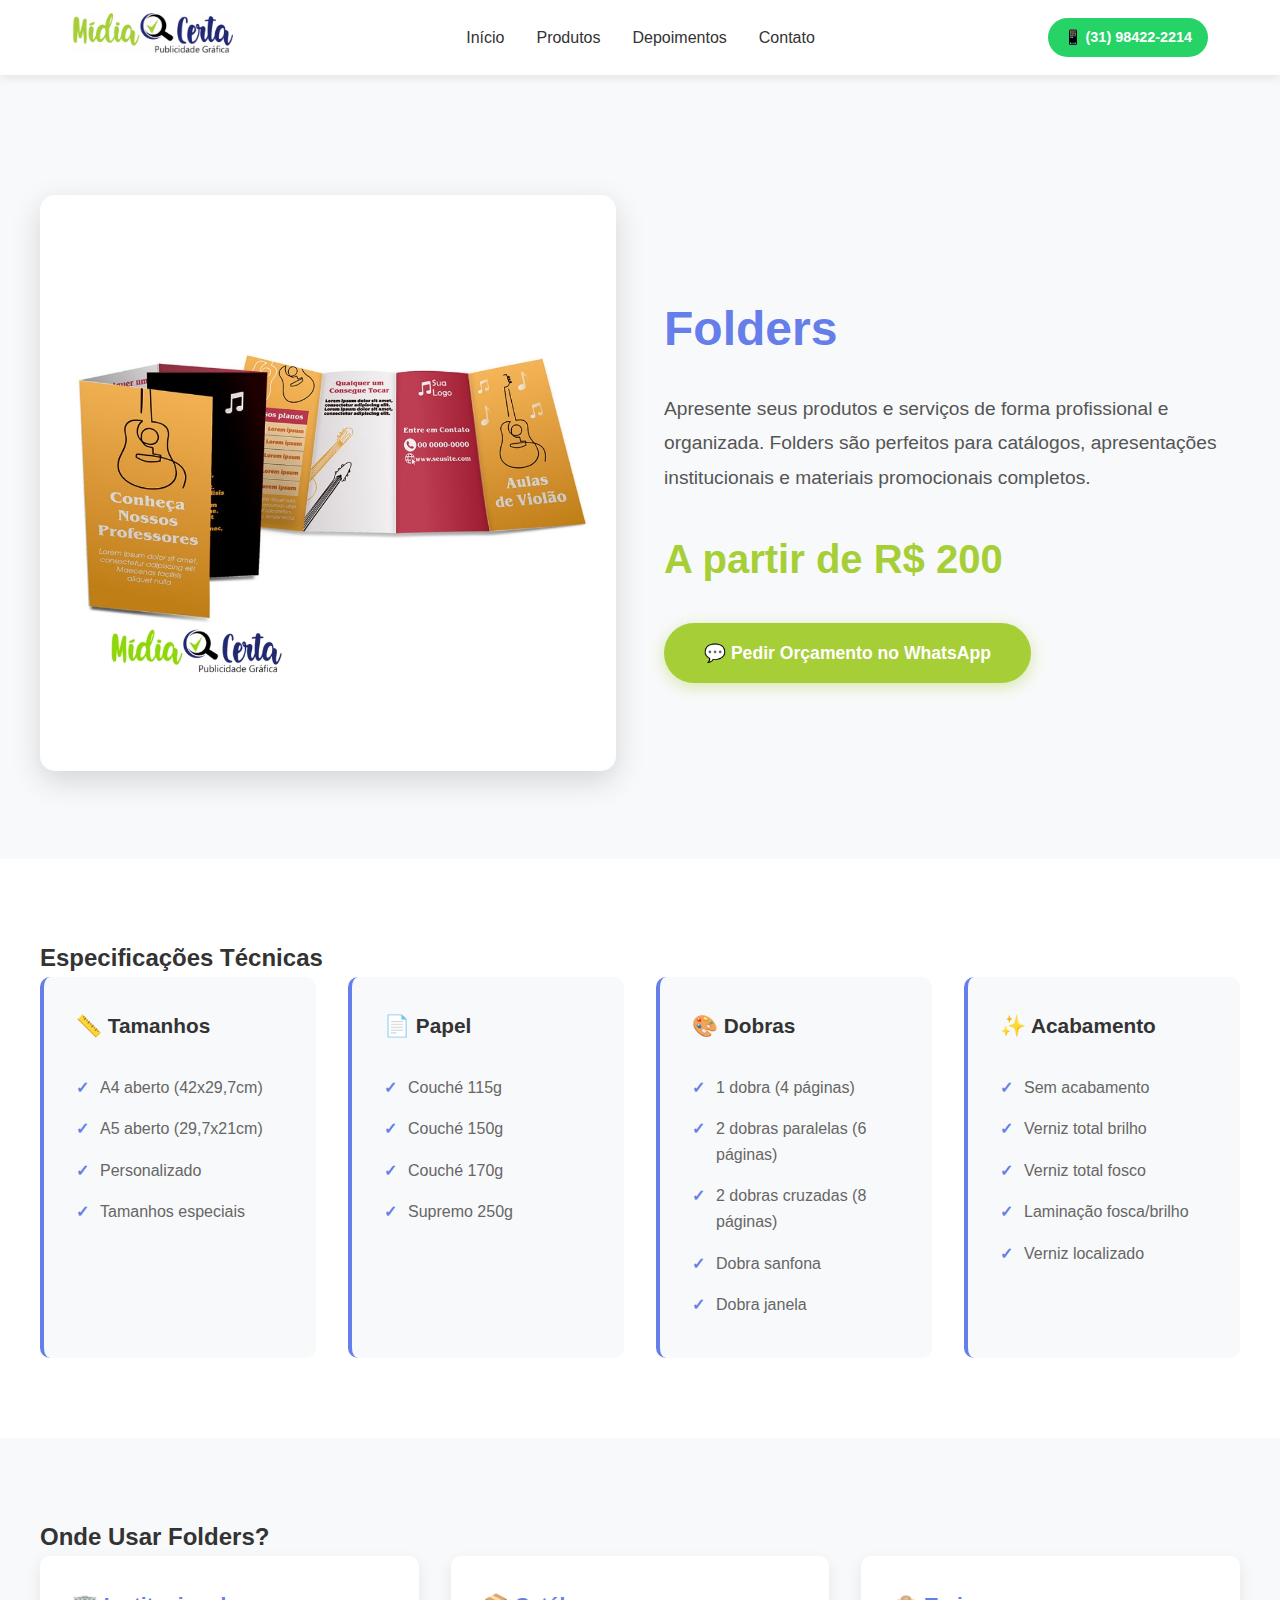
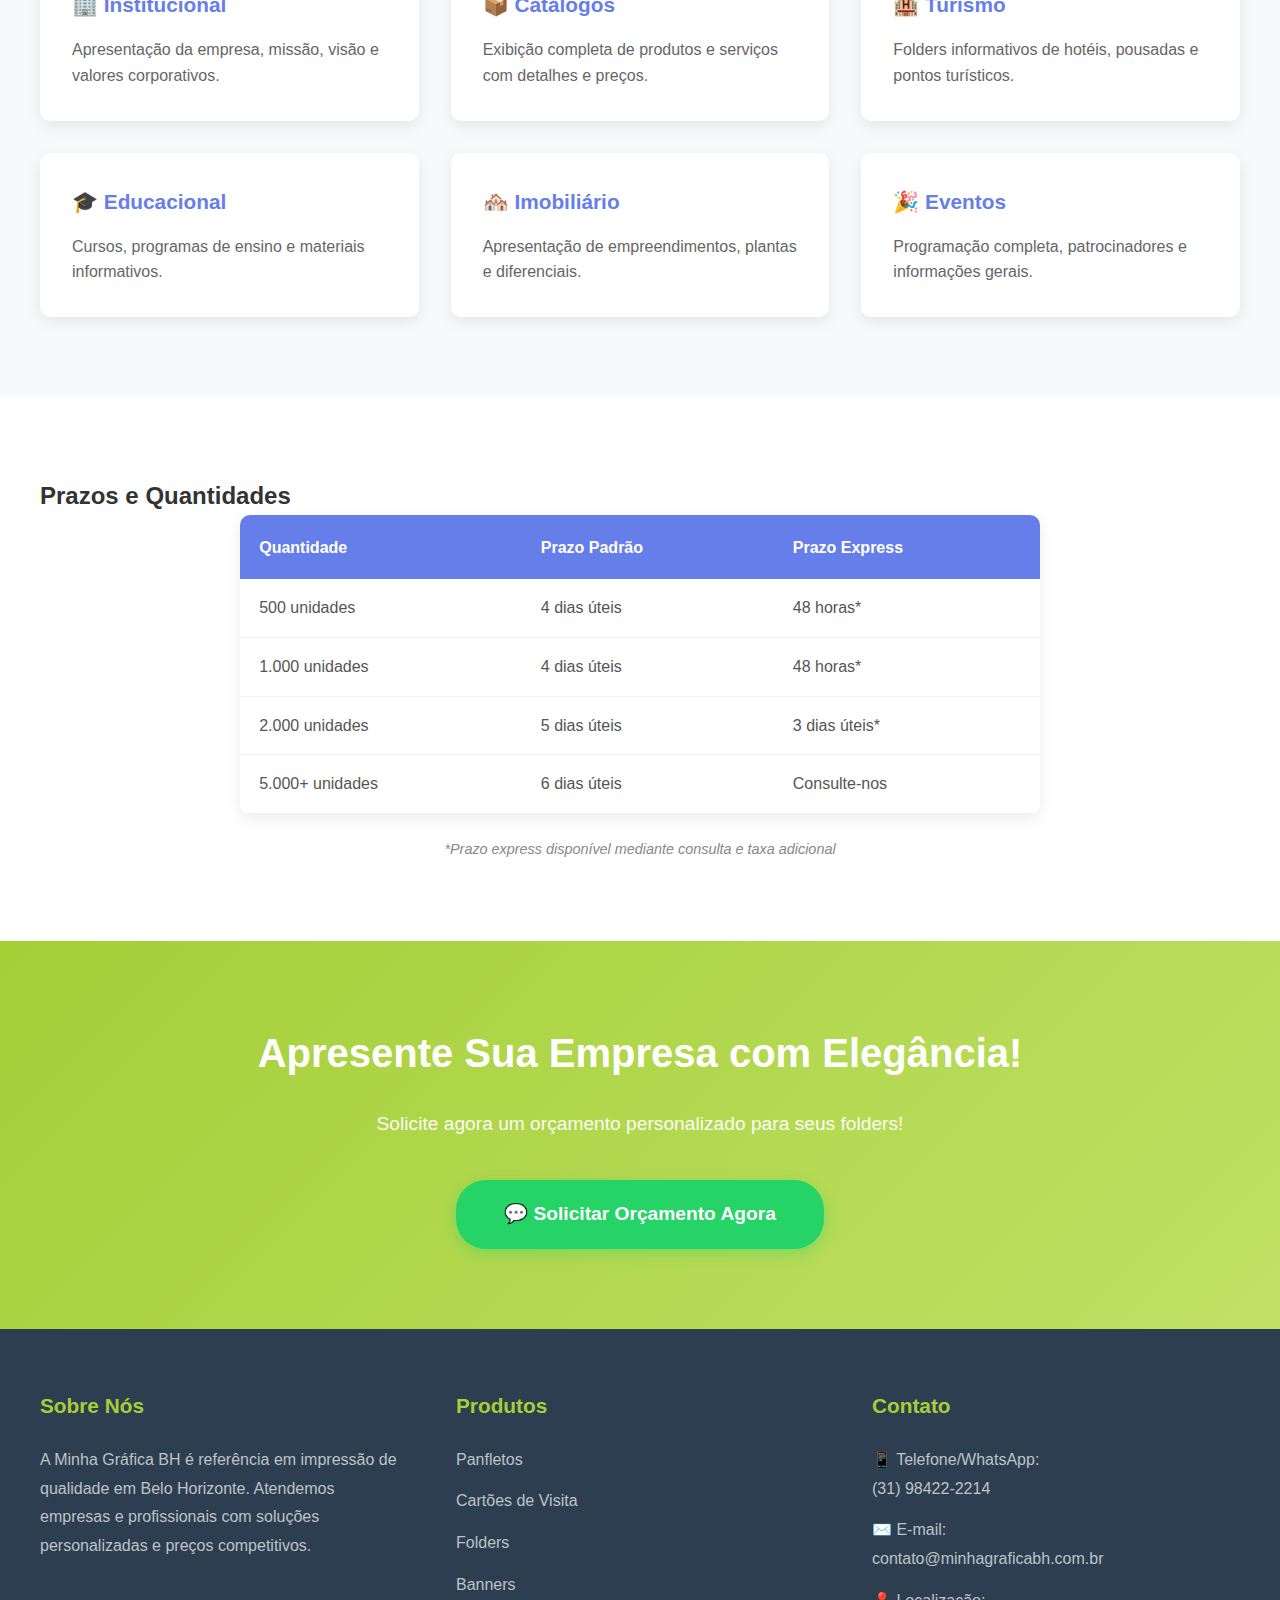
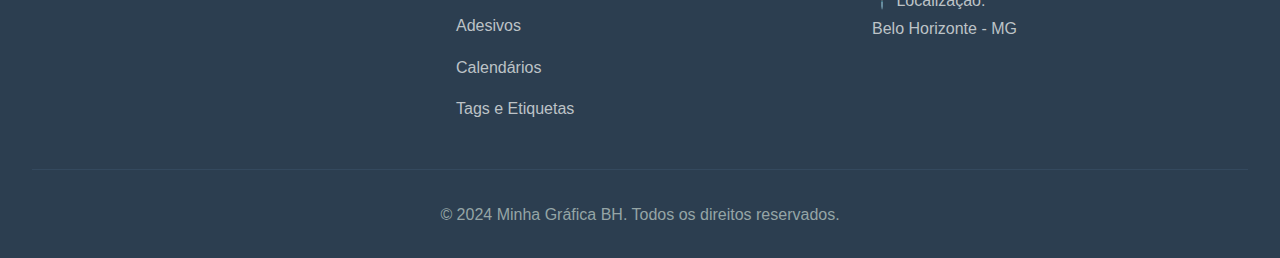
<file: produtos/folders.html>
<!DOCTYPE html>
<html lang="pt-BR">
<head>
    <meta charset="UTF-8">
    <meta name="viewport" content="width=device-width, initial-scale=1.0">
    <title>Folders - Minha Gráfica BH</title>
    <link rel="icon" type="image/png" href="../images/favicon.png">
    <link rel="stylesheet" href="../css/style.css">
</head>
<body>

    <!-- Header -->
    <header>
        <div class="header-container">
            <div class="logo"><a href="../index.html"><img src="../images/midia-certa-logo.png" alt="Minha Gráfica BH" style="height: 50px;"></a></div>
            <div class="menu-toggle" id="menuToggle">
                <span></span>
                <span></span>
                <span></span>
            </div>
            <nav id="navMenu">
                <ul>
                    <li><a href="../index.html#inicio" class="nav-link">Início</a></li>
                    <li><a href="../index.html#produtos" class="nav-link">Produtos</a></li>
                    <li><a href="../index.html#depoimentos" class="nav-link">Depoimentos</a></li>
                    <li><a href="../index.html#contato" class="nav-link">Contato</a></li>
                </ul>
            </nav>
            <a href="https://wa.me/553198422214" class="header-contact">📱 (31) 98422-2214</a>
        </div>
    </header>

    <!-- Produto Hero -->
    <section class="produto-hero">
        <div class="produto-hero-container">
            <div class="produto-hero-imagem">
                <img src="../images/produto-folder.jpg" alt="Folders personalizados">
            </div>
            <div class="produto-hero-info">
                <h1>Folders</h1>
                <p class="produto-descricao">Apresente seus produtos e serviços de forma profissional e organizada. Folders são perfeitos para catálogos, apresentações institucionais e materiais promocionais completos.</p>
                <div class="produto-preco-destaque">A partir de R$ 200</div>
                <a href="https://wa.me/553198422214?text=Olá!%20Gostaria%20de%20orçamento%20para%20FOLDERS" class="btn-primary">💬 Pedir Orçamento no WhatsApp</a>
            </div>
        </div>
    </section>

    <!-- Especificações -->
    <section class="produto-especificacoes">
        <div class="container">
            <h2>Especificações Técnicas</h2>
            <div class="especificacoes-grid">
                <div class="spec-item">
                    <h3>📏 Tamanhos</h3>
                    <ul>
                        <li>A4 aberto (42x29,7cm)</li>
                        <li>A5 aberto (29,7x21cm)</li>
                        <li>Personalizado</li>
                        <li>Tamanhos especiais</li>
                    </ul>
                </div>
                <div class="spec-item">
                    <h3>📄 Papel</h3>
                    <ul>
                        <li>Couché 115g</li>
                        <li>Couché 150g</li>
                        <li>Couché 170g</li>
                        <li>Supremo 250g</li>
                    </ul>
                </div>
                <div class="spec-item">
                    <h3>🎨 Dobras</h3>
                    <ul>
                        <li>1 dobra (4 páginas)</li>
                        <li>2 dobras paralelas (6 páginas)</li>
                        <li>2 dobras cruzadas (8 páginas)</li>
                        <li>Dobra sanfona</li>
                        <li>Dobra janela</li>
                    </ul>
                </div>
                <div class="spec-item">
                    <h3>✨ Acabamento</h3>
                    <ul>
                        <li>Sem acabamento</li>
                        <li>Verniz total brilho</li>
                        <li>Verniz total fosco</li>
                        <li>Laminação fosca/brilho</li>
                        <li>Verniz localizado</li>
                    </ul>
                </div>
            </div>
        </div>
    </section>

    <!-- Aplicações -->
    <section class="produto-aplicacoes">
        <div class="container">
            <h2>Onde Usar Folders?</h2>
            <div class="aplicacoes-grid">
                <div class="aplicacao-card">
                    <h3>🏢 Institucional</h3>
                    <p>Apresentação da empresa, missão, visão e valores corporativos.</p>
                </div>
                <div class="aplicacao-card">
                    <h3>📦 Catálogos</h3>
                    <p>Exibição completa de produtos e serviços com detalhes e preços.</p>
                </div>
                <div class="aplicacao-card">
                    <h3>🏨 Turismo</h3>
                    <p>Folders informativos de hotéis, pousadas e pontos turísticos.</p>
                </div>
                <div class="aplicacao-card">
                    <h3>🎓 Educacional</h3>
                    <p>Cursos, programas de ensino e materiais informativos.</p>
                </div>
                <div class="aplicacao-card">
                    <h3>🏘️ Imobiliário</h3>
                    <p>Apresentação de empreendimentos, plantas e diferenciais.</p>
                </div>
                <div class="aplicacao-card">
                    <h3>🎉 Eventos</h3>
                    <p>Programação completa, patrocinadores e informações gerais.</p>
                </div>
            </div>
        </div>
    </section>

    <!-- Prazos e Quantidades -->
    <section class="produto-tabela">
        <div class="container">
            <h2>Prazos e Quantidades</h2>
            <div class="tabela-precos">
                <table>
                    <thead>
                        <tr>
                            <th>Quantidade</th>
                            <th>Prazo Padrão</th>
                            <th>Prazo Express</th>
                        </tr>
                    </thead>
                    <tbody>
                        <tr>
                            <td>500 unidades</td>
                            <td>4 dias úteis</td>
                            <td>48 horas*</td>
                        </tr>
                        <tr>
                            <td>1.000 unidades</td>
                            <td>4 dias úteis</td>
                            <td>48 horas*</td>
                        </tr>
                        <tr>
                            <td>2.000 unidades</td>
                            <td>5 dias úteis</td>
                            <td>3 dias úteis*</td>
                        </tr>
                        <tr>
                            <td>5.000+ unidades</td>
                            <td>6 dias úteis</td>
                            <td>Consulte-nos</td>
                        </tr>
                    </tbody>
                </table>
                <p class="tabela-nota">*Prazo express disponível mediante consulta e taxa adicional</p>
            </div>
        </div>
    </section>

    <!-- CTA Final -->
    <section class="cta-final">
        <h2>Apresente Sua Empresa com Elegância!</h2>
        <p>Solicite agora um orçamento personalizado para seus folders!</p>
        <a href="https://wa.me/553198422214?text=Olá!%20Quero%20orçamento%20para%20FOLDERS" class="btn-whatsapp">💬 Solicitar Orçamento Agora</a>
    </section>

    <!-- Footer -->
    <footer>
        <div class="footer-container">
            <div class="footer-section">
                <h3>Sobre Nós</h3>
                <p>A Minha Gráfica BH é referência em impressão de qualidade em Belo Horizonte. Atendemos empresas e profissionais com soluções personalizadas e preços competitivos.</p>
            </div>
            <div class="footer-section">
                <h3>Produtos</h3>
                <ul>
                    <li><a href="panfletos.html">Panfletos</a></li>
                    <li><a href="cartoes.html">Cartões de Visita</a></li>
                    <li><a href="folders.html">Folders</a></li>
                    <li><a href="banners.html">Banners</a></li>
                    <li><a href="adesivos.html">Adesivos</a></li>
                    <li><a href="calendarios.html">Calendários</a></li>
                    <li><a href="tags.html">Tags e Etiquetas</a></li>
                </ul>
            </div>
            <div class="footer-section">
                <h3>Contato</h3>
                <p>📱 Telefone/WhatsApp:<br>(31) 98422-2214</p>
                <p>✉️ E-mail:<br>contato@minhagraficabh.com.br</p>
                <p>📍 Localização:<br>Belo Horizonte - MG</p>
            </div>
        </div>
        <div class="footer-bottom">
            <p>&copy; 2024 Minha Gráfica BH. Todos os direitos reservados.</p>
        </div>
    </footer>


    <!-- JavaScript para Interatividade -->
    <script>
        const menuToggle = document.getElementById('menuToggle');
        const navMenu = document.getElementById('navMenu');
        const navLinks = document.querySelectorAll('.nav-link');

        menuToggle.addEventListener('click', () => {
            menuToggle.classList.toggle('active');
            navMenu.classList.toggle('active');
        });

        navLinks.forEach(link => {
            link.addEventListener('click', () => {
                menuToggle.classList.remove('active');
                navMenu.classList.remove('active');
            });
        });

        document.addEventListener('click', (e) => {
            if (!navMenu.contains(e.target) && !menuToggle.contains(e.target)) {
                menuToggle.classList.remove('active');
                navMenu.classList.remove('active');
            }
        });

        const header = document.querySelector('header');
        window.addEventListener('scroll', () => {
            if (window.scrollY > 100) {
                header.classList.add('scrolled');
            } else {
                header.classList.remove('scrolled');
            }
        });
    </script>

</body>
</html>
</file>
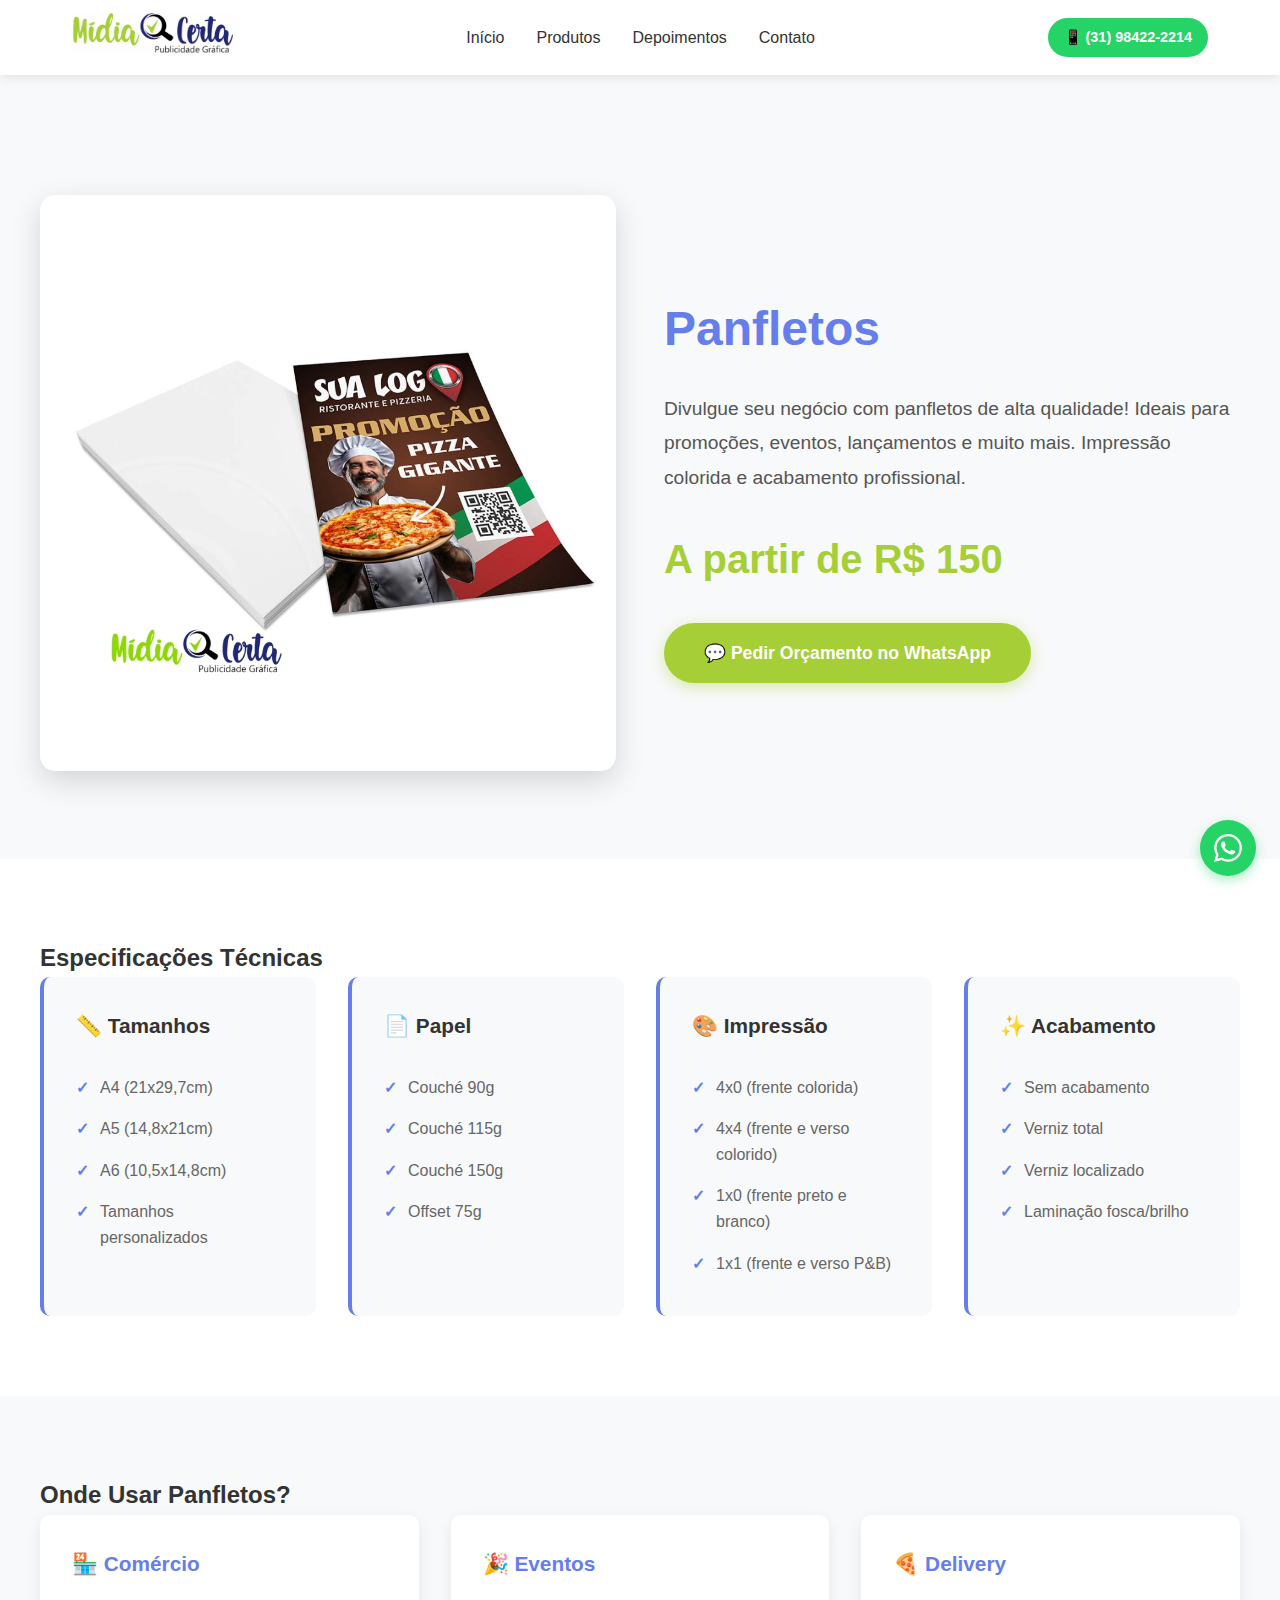
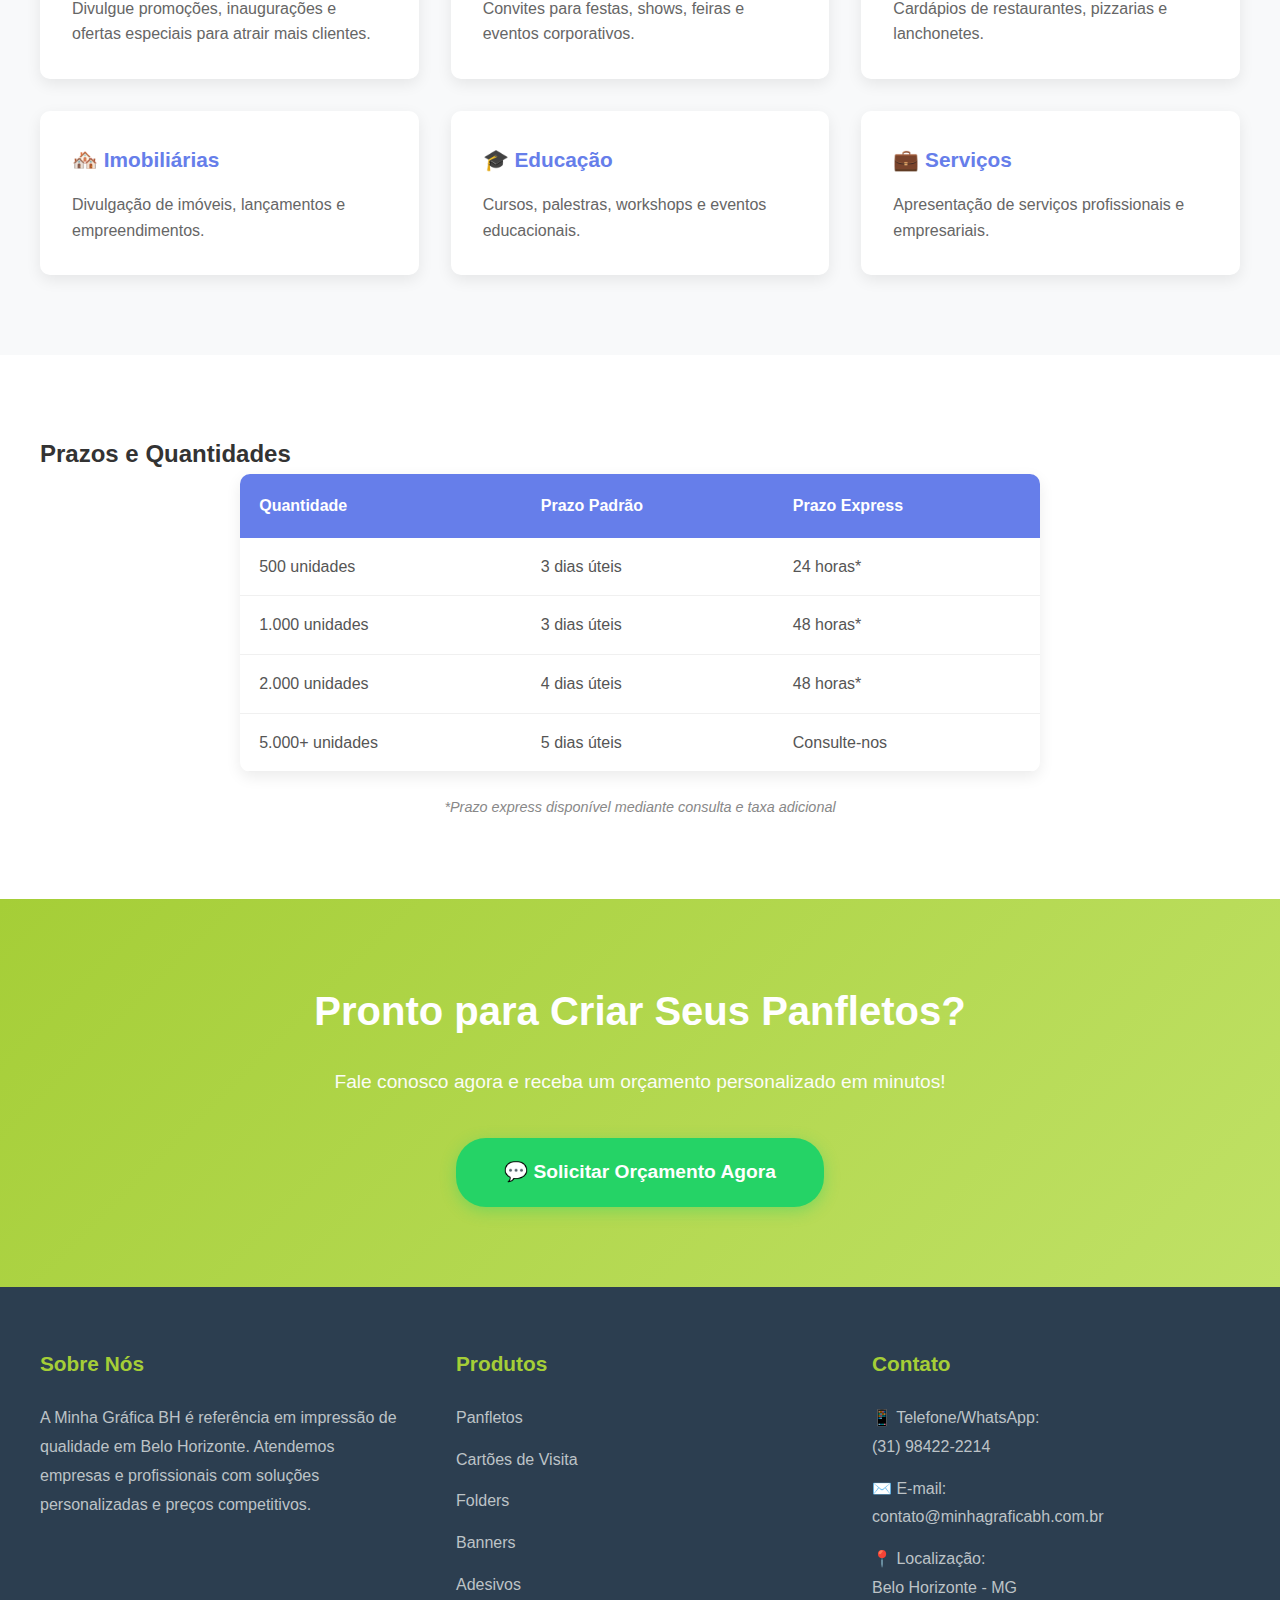
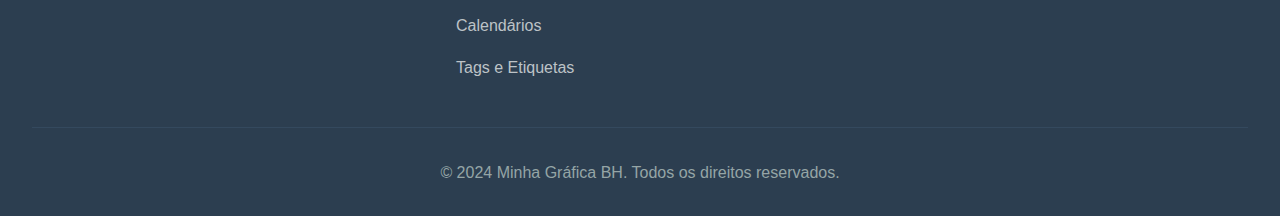
<file: produtos/panfletos-backup.html>
<!DOCTYPE html>
<html lang="pt-BR">
<head>
    <meta charset="UTF-8">
    <meta name="viewport" content="width=device-width, initial-scale=1.0">
    <title>Panfletos - Minha Gráfica BH</title>
    <link rel="icon" type="image/png" href="../images/favicon.png">
    <link rel="stylesheet" href="../css/style.css">
</head>
<body>

    <!-- Header -->
    <header>
        <div class="header-container">
            <div class="logo"><a href="../index.html"><img src="../images/midia-certa-logo.png" alt="Minha Gráfica BH" style="height: 50px;"></a></div>
            <div class="menu-toggle" id="menuToggle">
                <span></span>
                <span></span>
                <span></span>
            </div>
            <nav id="navMenu">
                <ul>
                    <li><a href="../index.html#inicio" class="nav-link">Início</a></li>
                    <li><a href="../index.html#produtos" class="nav-link">Produtos</a></li>
                    <li><a href="../index.html#depoimentos" class="nav-link">Depoimentos</a></li>
                    <li><a href="../index.html#contato" class="nav-link">Contato</a></li>
                </ul>
            </nav>
            <a href="https://wa.me/553198422214" class="header-contact">📱 (31) 98422-2214</a>
        </div>
    </header>

    <!-- Produto Hero -->
    <section class="produto-hero">
        <div class="produto-hero-container">
            <div class="produto-hero-imagem">
                <img src="../images/produto-panfleto.jpg" alt="Panfletos de alta qualidade">
            </div>
            <div class="produto-hero-info">
                <h1>Panfletos</h1>
                <p class="produto-descricao">Divulgue seu negócio com panfletos de alta qualidade! Ideais para promoções, eventos, lançamentos e muito mais. Impressão colorida e acabamento profissional.</p>
                <div class="produto-preco-destaque">A partir de R$ 150</div>
                <a href="https://wa.me/553198422214?text=Olá!%20Gostaria%20de%20orçamento%20para%20PANFLETOS" class="btn-primary">💬 Pedir Orçamento no WhatsApp</a>
            </div>
        </div>
    </section>

    <!-- Especificações -->
    <section class="produto-especificacoes">
        <div class="container">
            <h2>Especificações Técnicas</h2>
            <div class="especificacoes-grid">
                <div class="spec-item">
                    <h3>📏 Tamanhos</h3>
                    <ul>
                        <li>A4 (21x29,7cm)</li>
                        <li>A5 (14,8x21cm)</li>
                        <li>A6 (10,5x14,8cm)</li>
                        <li>Tamanhos personalizados</li>
                    </ul>
                </div>
                <div class="spec-item">
                    <h3>📄 Papel</h3>
                    <ul>
                        <li>Couché 90g</li>
                        <li>Couché 115g</li>
                        <li>Couché 150g</li>
                        <li>Offset 75g</li>
                    </ul>
                </div>
                <div class="spec-item">
                    <h3>🎨 Impressão</h3>
                    <ul>
                        <li>4x0 (frente colorida)</li>
                        <li>4x4 (frente e verso colorido)</li>
                        <li>1x0 (frente preto e branco)</li>
                        <li>1x1 (frente e verso P&B)</li>
                    </ul>
                </div>
                <div class="spec-item">
                    <h3>✨ Acabamento</h3>
                    <ul>
                        <li>Sem acabamento</li>
                        <li>Verniz total</li>
                        <li>Verniz localizado</li>
                        <li>Laminação fosca/brilho</li>
                    </ul>
                </div>
            </div>
        </div>
    </section>

    <!-- Aplicações -->
    <section class="produto-aplicacoes">
        <div class="container">
            <h2>Onde Usar Panfletos?</h2>
            <div class="aplicacoes-grid">
                <div class="aplicacao-card">
                    <h3>🏪 Comércio</h3>
                    <p>Divulgue promoções, inaugurações e ofertas especiais para atrair mais clientes.</p>
                </div>
                <div class="aplicacao-card">
                    <h3>🎉 Eventos</h3>
                    <p>Convites para festas, shows, feiras e eventos corporativos.</p>
                </div>
                <div class="aplicacao-card">
                    <h3>🍕 Delivery</h3>
                    <p>Cardápios de restaurantes, pizzarias e lanchonetes.</p>
                </div>
                <div class="aplicacao-card">
                    <h3>🏘️ Imobiliárias</h3>
                    <p>Divulgação de imóveis, lançamentos e empreendimentos.</p>
                </div>
                <div class="aplicacao-card">
                    <h3>🎓 Educação</h3>
                    <p>Cursos, palestras, workshops e eventos educacionais.</p>
                </div>
                <div class="aplicacao-card">
                    <h3>💼 Serviços</h3>
                    <p>Apresentação de serviços profissionais e empresariais.</p>
                </div>
            </div>
        </div>
    </section>

    <!-- Prazos e Quantidades -->
    <section class="produto-tabela">
        <div class="container">
            <h2>Prazos e Quantidades</h2>
            <div class="tabela-precos">
                <table>
                    <thead>
                        <tr>
                            <th>Quantidade</th>
                            <th>Prazo Padrão</th>
                            <th>Prazo Express</th>
                        </tr>
                    </thead>
                    <tbody>
                        <tr>
                            <td>500 unidades</td>
                            <td>3 dias úteis</td>
                            <td>24 horas*</td>
                        </tr>
                        <tr>
                            <td>1.000 unidades</td>
                            <td>3 dias úteis</td>
                            <td>48 horas*</td>
                        </tr>
                        <tr>
                            <td>2.000 unidades</td>
                            <td>4 dias úteis</td>
                            <td>48 horas*</td>
                        </tr>
                        <tr>
                            <td>5.000+ unidades</td>
                            <td>5 dias úteis</td>
                            <td>Consulte-nos</td>
                        </tr>
                    </tbody>
                </table>
                <p class="tabela-nota">*Prazo express disponível mediante consulta e taxa adicional</p>
            </div>
        </div>
    </section>

    <!-- CTA Final -->
    <section class="cta-final">
        <h2>Pronto para Criar Seus Panfletos?</h2>
        <p>Fale conosco agora e receba um orçamento personalizado em minutos!</p>
        <a href="https://wa.me/553198422214?text=Olá!%20Quero%20orçamento%20para%20PANFLETOS" class="btn-whatsapp">💬 Solicitar Orçamento Agora</a>
    </section>

    <!-- Footer -->
    <footer>
        <div class="footer-container">
            <div class="footer-section">
                <h3>Sobre Nós</h3>
                <p>A Minha Gráfica BH é referência em impressão de qualidade em Belo Horizonte. Atendemos empresas e profissionais com soluções personalizadas e preços competitivos.</p>
            </div>
            <div class="footer-section">
                <h3>Produtos</h3>
                <ul>
                    <li><a href="panfletos.html">Panfletos</a></li>
                    <li><a href="cartoes.html">Cartões de Visita</a></li>
                    <li><a href="folders.html">Folders</a></li>
                    <li><a href="banners.html">Banners</a></li>
                    <li><a href="adesivos.html">Adesivos</a></li>
                    <li><a href="calendarios.html">Calendários</a></li>
                    <li><a href="tags.html">Tags e Etiquetas</a></li>
                </ul>
            </div>
            <div class="footer-section">
                <h3>Contato</h3>
                <p>📱 Telefone/WhatsApp:<br>(31) 98422-2214</p>
                <p>✉️ E-mail:<br>contato@minhagraficabh.com.br</p>
                <p>📍 Localização:<br>Belo Horizonte - MG</p>
            </div>
        </div>
        <div class="footer-bottom">
            <p>&copy; 2024 Minha Gráfica BH. Todos os direitos reservados.</p>
        </div>
    
    <!-- WhatsApp Float e Popup -->
    <button class="whatsapp-float" id="whatsappFloat" aria-label="WhatsApp">
        <svg fill="currentColor" viewBox="0 0 24 24" xmlns="http://www.w3.org/2000/svg">
            <path d="M17.472 14.382c-.297-.149-1.758-.867-2.03-.967-.273-.099-.471-.148-.67.15-.197.297-.767.966-.94 1.164-.173.199-.347.223-.644.075-.297-.15-1.255-.463-2.39-1.475-.883-.788-1.48-1.761-1.653-2.059-.173-.297-.018-.458.13-.606.134-.133.298-.347.446-.52.149-.174.198-.298.298-.497.099-.198.05-.371-.025-.52-.075-.149-.669-1.612-.916-2.207-.242-.579-.487-.5-.669-.51-.173-.008-.371-.01-.57-.01-.198 0-.52.074-.792.372-.272.297-1.04 1.016-1.04 2.479 0 1.462 1.065 2.875 1.213 3.074.149.198 2.096 3.2 5.077 4.487.709.306 1.262.489 1.694.625.712.227 1.36.195 1.871.118.571-.085 1.758-.719 2.006-1.413.248-.694.248-1.289.173-1.413-.074-.124-.272-.198-.57-.347m-5.421 7.403h-.004a9.87 9.87 0 01-5.031-1.378l-.361-.214-3.741.982.998-3.648-.235-.374a9.86 9.86 0 01-1.51-5.26c.001-5.45 4.436-9.884 9.888-9.884 2.64 0 5.122 1.03 6.988 2.898a9.825 9.825 0 012.893 6.994c-.003 5.45-4.437 9.884-9.885 9.884m8.413-18.297A11.815 11.815 0 0012.05 0C5.495 0 .16 5.335.157 11.892c0 2.096.547 4.142 1.588 5.945L.057 24l6.305-1.654a11.882 11.882 0 005.683 1.448h.005c6.554 0 11.89-5.335 11.893-11.893a11.821 11.821 0 00-3.48-8.413Z"></path>
        </svg>
    </button>

    <div class="whatsapp-popup" id="whatsappPopup">
        <div class="whatsapp-popup-header">
            <div class="whatsapp-popup-header-content">
                <div class="whatsapp-popup-avatar">
                    <svg fill="currentColor" viewBox="0 0 24 24" xmlns="http://www.w3.org/2000/svg">
                        <path d="M17.472 14.382c-.297-.149-1.758-.867-2.03-.967-.273-.099-.471-.148-.67.15-.197.297-.767.966-.94 1.164-.173.199-.347.223-.644.075-.297-.15-1.255-.463-2.39-1.475-.883-.788-1.48-1.761-1.653-2.059-.173-.297-.018-.458.13-.606.134-.133.298-.347.446-.52.149-.174.198-.298.298-.497.099-.198.05-.371-.025-.52-.075-.149-.669-1.612-.916-2.207-.242-.579-.487-.5-.669-.51-.173-.008-.371-.01-.57-.01-.198 0-.52.074-.792.372-.272.297-1.04 1.016-1.04 2.479 0 1.462 1.065 2.875 1.213 3.074.149.198 2.096 3.2 5.077 4.487.709.306 1.262.489 1.694.625.712.227 1.36.195 1.871.118.571-.085 1.758-.719 2.006-1.413.248-.694.248-1.289.173-1.413-.074-.124-.272-.198-.57-.347m-5.421 7.403h-.004a9.87 9.87 0 01-5.031-1.378l-.361-.214-3.741.982.998-3.648-.235-.374a9.86 9.86 0 01-1.51-5.26c.001-5.45 4.436-9.884 9.888-9.884 2.64 0 5.122 1.03 6.988 2.898a9.825 9.825 0 012.893 6.994c-.003 5.45-4.437 9.884-9.885 9.884m8.413-18.297A11.815 11.815 0 0012.05 0C5.495 0 .16 5.335.157 11.892c0 2.096.547 4.142 1.588 5.945L.057 24l6.305-1.654a11.882 11.882 0 005.683 1.448h.005c6.554 0 11.89-5.335 11.893-11.893a11.821 11.821 0 00-3.48-8.413Z"></path>
                    </svg>
                </div>
                <div class="whatsapp-popup-info">
                    <h3>Mídia Certa</h3>
                    <p>Online agora</p>
                </div>
            </div>
            <button class="whatsapp-popup-close" id="whatsappPopupClose" aria-label="Fechar">
                <svg xmlns="http://www.w3.org/2000/svg" width="24" height="24" viewBox="0 0 24 24" fill="none" stroke="currentColor" stroke-width="2" stroke-linecap="round" stroke-linejoin="round">
                    <path d="M18 6 6 18"></path>
                    <path d="m6 6 12 12"></path>
                </svg>
            </button>
        </div>
        <div class="whatsapp-popup-body">
            <div class="whatsapp-popup-message">
                <p>Olá! 👋 Como podemos ajudar você hoje?</p>
            </div>
            <textarea class="whatsapp-popup-textarea" id="whatsappMessage" placeholder="Digite sua mensagem..." rows="3">Olá! Quero saber mais sobre os serviços da gráfica.</textarea>
            <button class="whatsapp-popup-button" id="whatsappSend">
                <svg xmlns="http://www.w3.org/2000/svg" width="24" height="24" viewBox="0 0 24 24" fill="none" stroke="currentColor" stroke-width="2" stroke-linecap="round" stroke-linejoin="round">
                    <path d="M14.536 21.686a.5.5 0 0 0 .937-.024l6.5-19a.496.496 0 0 0-.635-.635l-19 6.5a.5.5 0 0 0-.024.937l7.93 3.18a2 2 0 0 1 1.112 1.11z"></path>
                    <path d="m21.854 2.147-10.94 10.939"></path>
                </svg>
                Enviar Mensagem
            </button>
        </div>
    </div>
</footer>

    <!-- JavaScript para Interatividade -->
    <script>
        // Menu Mobile Toggle
        const menuToggle = document.getElementById('menuToggle');
        const navMenu = document.getElementById('navMenu');
        const navLinks = document.querySelectorAll('.nav-link');

        menuToggle.addEventListener('click', () => {
            menuToggle.classList.toggle('active');
            navMenu.classList.toggle('active');
        });

        navLinks.forEach(link => {
            link.addEventListener('click', () => {
                menuToggle.classList.remove('active');
                navMenu.classList.remove('active');
            });
        });

        document.addEventListener('click', (e) => {
            if (!navMenu.contains(e.target) && !menuToggle.contains(e.target)) {
                menuToggle.classList.remove('active');
                navMenu.classList.remove('active');
            }
        });

        
        // ========================================
        // WHATSAPP POPUP FLUTUANTE
        // ========================================
        
        const whatsappFloat = document.getElementById('whatsappFloat');
        const whatsappPopup = document.getElementById('whatsappPopup');
        const whatsappPopupClose = document.getElementById('whatsappPopupClose');
        const whatsappSend = document.getElementById('whatsappSend');
        const whatsappMessage = document.getElementById('whatsappMessage');
        
        // Número de WhatsApp (formato internacional sem + e sem espaços)
        const phoneNumber = '553198422214';
        
        // Abrir/Fechar popup ao clicar no botão flutuante
        whatsappFloat.addEventListener('click', () => {
            whatsappPopup.classList.toggle('active');
        });
        
        // Fechar popup ao clicar no X
        whatsappPopupClose.addEventListener('click', () => {
            whatsappPopup.classList.remove('active');
        });
        
        // Fechar popup ao clicar fora dele
        document.addEventListener('click', (e) => {
            if (!whatsappPopup.contains(e.target) && !whatsappFloat.contains(e.target)) {
                whatsappPopup.classList.remove('active');
            }
        });
        
        // Enviar mensagem para WhatsApp
        whatsappSend.addEventListener('click', () => {
            const message = whatsappMessage.value.trim();
            if (message) {
                const encodedMessage = encodeURIComponent(message);
                const whatsappUrl = `https://wa.me/${phoneNumber}?text=${encodedMessage}`;
                window.open(whatsappUrl, '_blank');
                
                // Fechar popup após enviar
                whatsappPopup.classList.remove('active');
            }
        });
        
        // Permitir enviar com Enter (Ctrl+Enter para nova linha)
        whatsappMessage.addEventListener('keydown', (e) => {
            if (e.key === 'Enter' && !e.ctrlKey && !e.shiftKey) {
                e.preventDefault();
                whatsappSend.click();
            }
        });
        
        // Mostrar popup automaticamente após 5 segundos (primeira visita)
        if (!sessionStorage.getItem('whatsappPopupShown')) {
            setTimeout(() => {
                whatsappPopup.classList.add('active');
                sessionStorage.setItem('whatsappPopupShown', 'true');
            }, 5000);
        }

        const header = document.querySelector('header');
        window.addEventListener('scroll', () => {
            if (window.scrollY > 100) {
                header.classList.add('scrolled');
            } else {
                header.classList.remove('scrolled');
            }
        });
    </script>

</body>
</html>
</file>
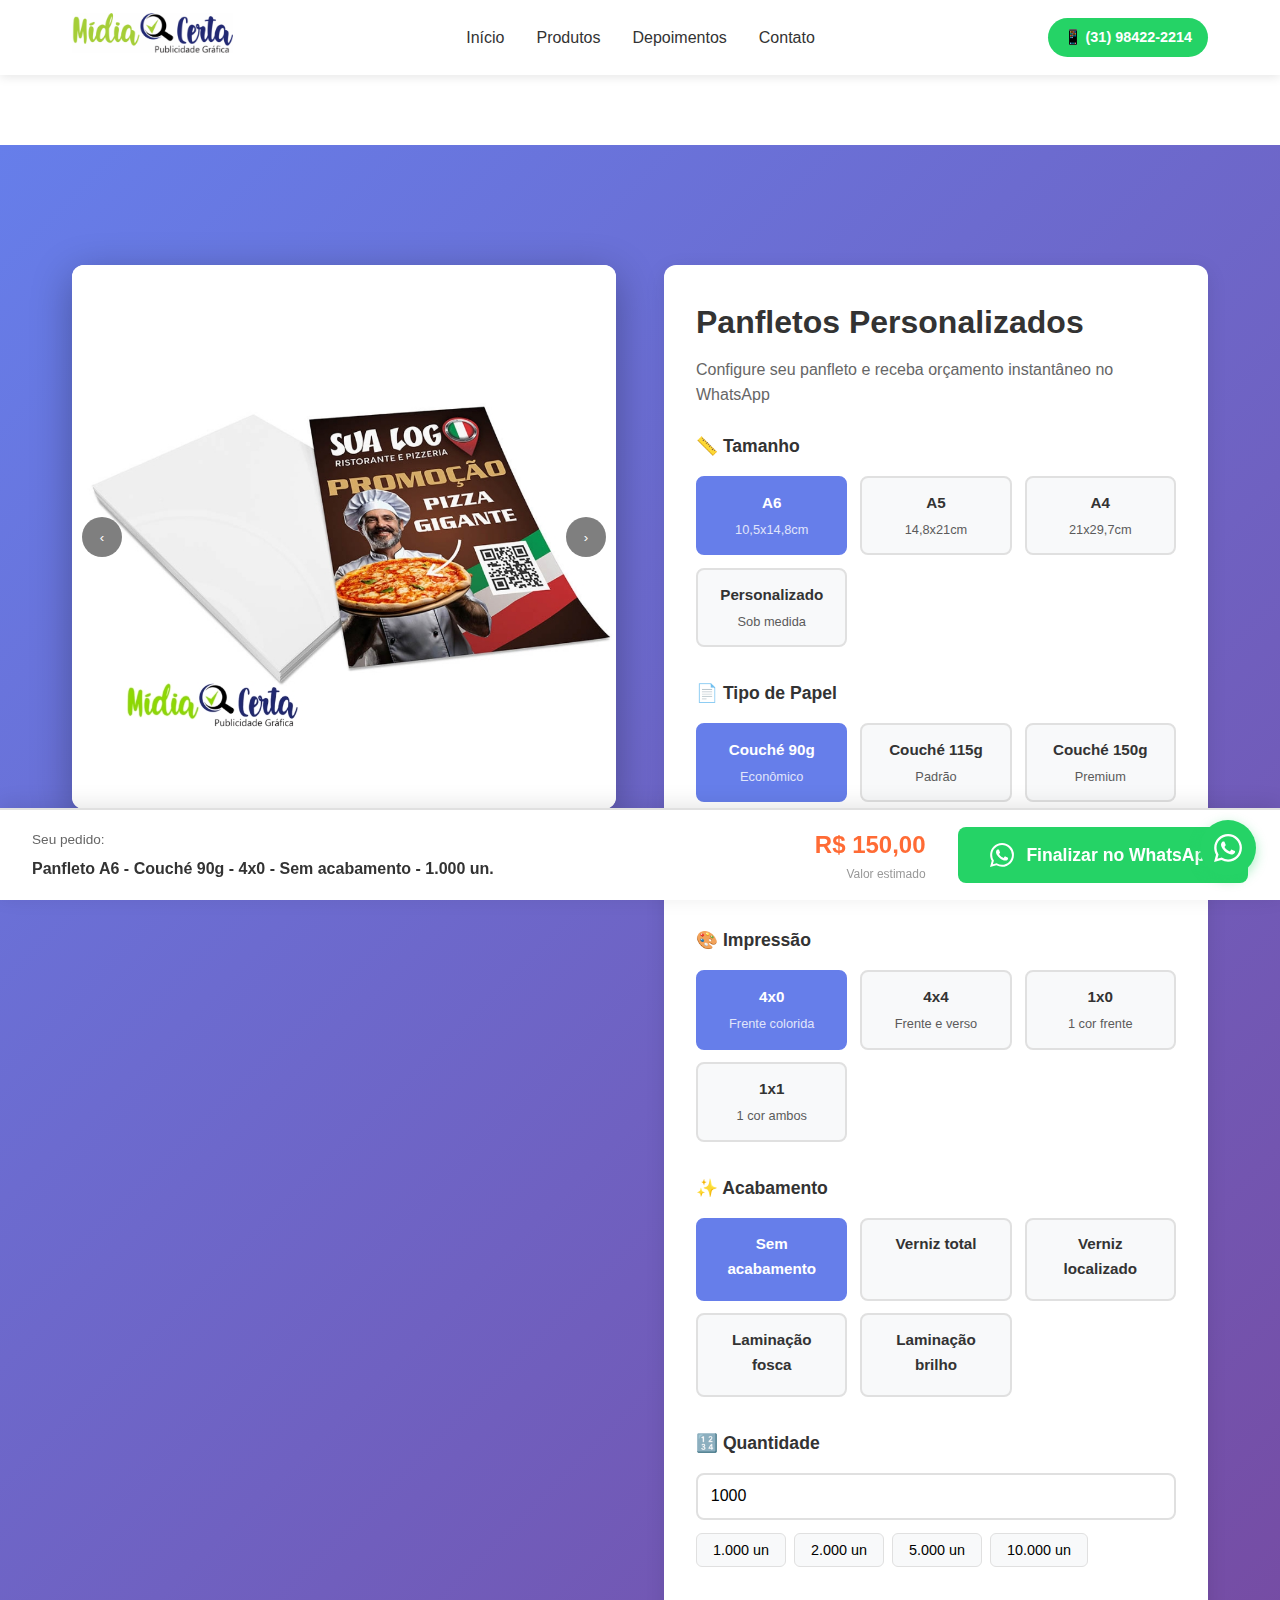
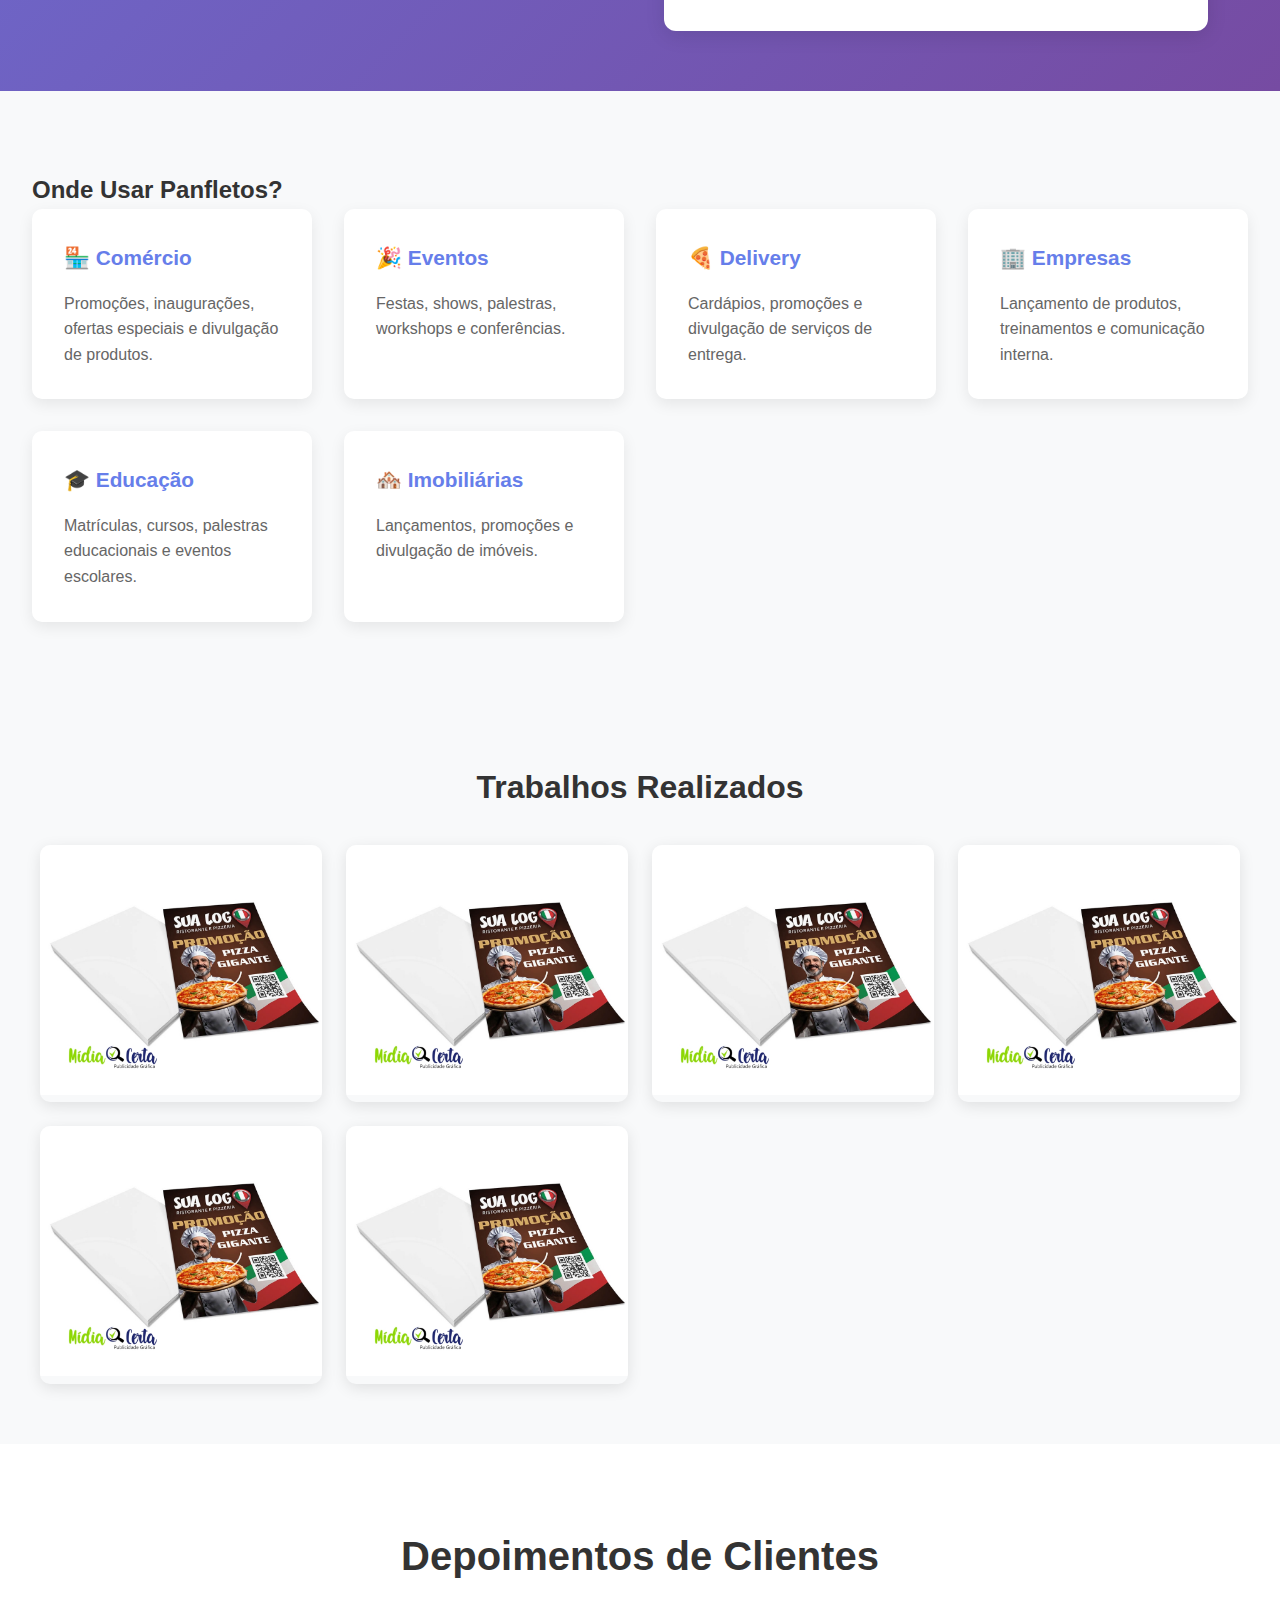
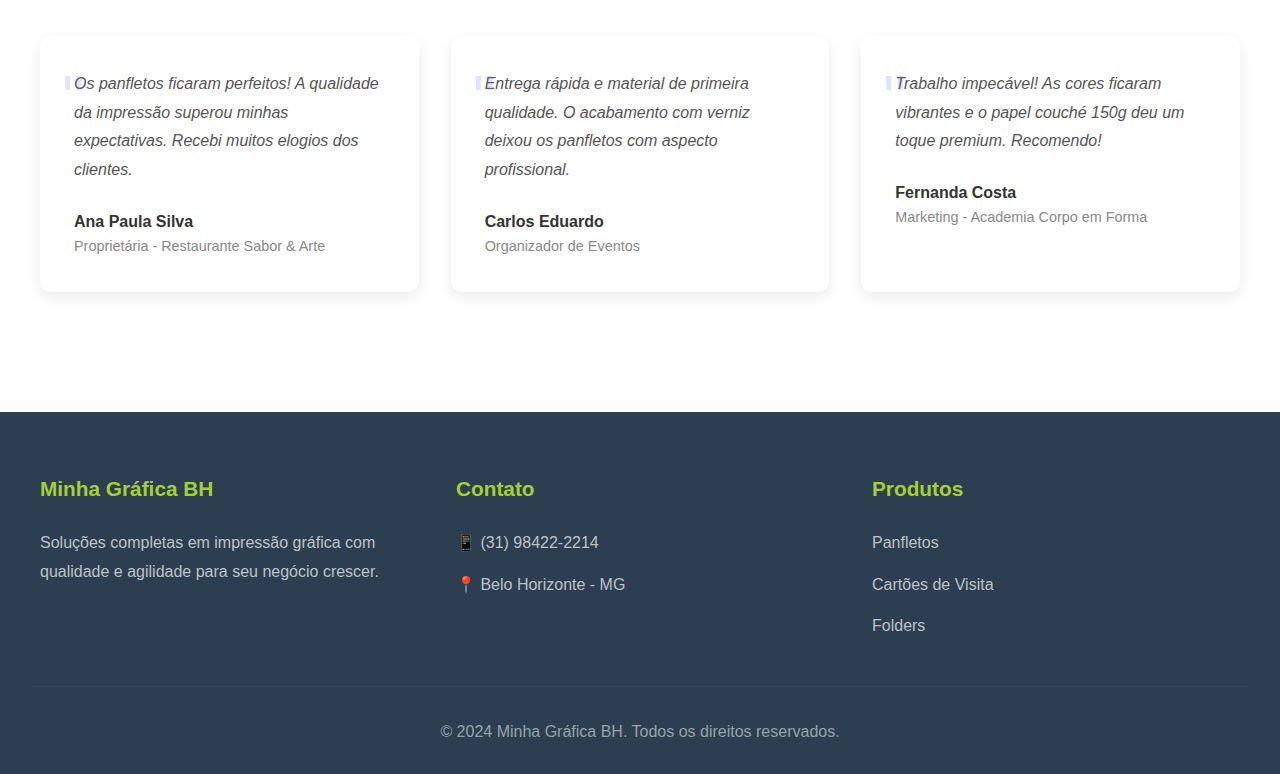
<file: produtos/panfletos-novo.html>
<!DOCTYPE html>
<html lang="pt-BR">
<head>
    <meta charset="UTF-8">
    <meta name="viewport" content="width=device-width, initial-scale=1.0">
    <title>Panfletos - Configurador de Impressão | Minha Gráfica BH</title>
    <meta name="description" content="Configure e compre panfletos personalizados. Escolha tamanho, papel, impressão e acabamento. Orçamento direto no WhatsApp.">
    <link rel="icon" type="image/png" href="../images/favicon.png">
    <link rel="stylesheet" href="../css/style.css">
    <style>
        /* ========================================
           ESTILOS ESPECÍFICOS DO CONFIGURADOR
           ======================================== */
        
        /* Hero com Slider */
        .produto-hero-novo {
            background: linear-gradient(135deg, #667eea 0%, #764ba2 100%);
            padding: 120px 0 60px;
            margin-top: 70px;
        }
        
        .produto-hero-container-novo {
            max-width: 1200px;
            margin: 0 auto;
            padding: 0 2rem;
            display: grid;
            grid-template-columns: 1fr 1fr;
            gap: 3rem;
            align-items: start;
        }
        
        /* Slider de Imagens */
        .produto-slider {
            position: relative;
            border-radius: 12px;
            overflow: hidden;
            box-shadow: 0 10px 40px rgba(0,0,0,0.3);
        }
        
        .slider-container {
            position: relative;
            width: 100%;
            aspect-ratio: 1 / 1;
            overflow: hidden;
        }
        
        .slider-images {
            display: flex;
            transition: transform 0.5s ease;
            height: 100%;
        }
        
        .slider-image {
            min-width: 100%;
            height: 100%;
            object-fit: contain;
            background: #fff;
        }
        
        .slider-nav {
            position: absolute;
            bottom: 20px;
            left: 50%;
            transform: translateX(-50%);
            display: flex;
            gap: 10px;
            z-index: 10;
        }
        
        .slider-dot {
            width: 12px;
            height: 12px;
            border-radius: 50%;
            background: rgba(255,255,255,0.5);
            cursor: pointer;
            transition: all 0.3s ease;
        }
        
        .slider-dot.active {
            background: #fff;
            transform: scale(1.3);
        }
        
        .slider-arrow {
            position: absolute;
            top: 50%;
            transform: translateY(-50%);
            background: rgba(0,0,0,0.5);
            color: #fff;
            border: none;
            width: 40px;
            height: 40px;
            border-radius: 50%;
            cursor: pointer;
            display: flex;
            align-items: center;
            justify-content: center;
            transition: background 0.3s ease;
            z-index: 10;
        }
        
        .slider-arrow:hover {
            background: rgba(0,0,0,0.7);
        }
        
        .slider-arrow.prev {
            left: 10px;
        }
        
        .slider-arrow.next {
            right: 10px;
        }
        
        /* Configurador */
        .produto-configurador {
            background: #fff;
            border-radius: 12px;
            padding: 2rem;
            box-shadow: 0 5px 20px rgba(0,0,0,0.1);
        }
        
        .configurador-header h1 {
            font-size: 2rem;
            color: #333;
            margin-bottom: 0.5rem;
        }
        
        .configurador-header p {
            color: #666;
            margin-bottom: 1.5rem;
        }
        
        .config-section {
            margin-bottom: 2rem;
        }
        
        .config-section h3 {
            font-size: 1.1rem;
            color: #333;
            margin-bottom: 1rem;
            font-weight: 600;
        }
        
        .config-options {
            display: grid;
            grid-template-columns: repeat(auto-fit, minmax(120px, 1fr));
            gap: 0.8rem;
        }
        
        .config-option {
            background: #f8f9fa;
            border: 2px solid #e0e0e0;
            border-radius: 8px;
            padding: 0.8rem;
            text-align: center;
            cursor: pointer;
            transition: all 0.3s ease;
        }
        
        .config-option:hover {
            border-color: #667eea;
            background: #f0f2ff;
        }
        
        .config-option.active {
            border-color: #667eea;
            background: #667eea;
            color: #fff;
        }
        
        .config-option-title {
            font-weight: 600;
            font-size: 0.95rem;
            margin-bottom: 0.3rem;
        }
        
        .config-option-desc {
            font-size: 0.8rem;
            opacity: 0.8;
        }
        
        .quantity-input {
            display: flex;
            align-items: center;
            gap: 1rem;
            margin-top: 1rem;
        }
        
        .quantity-input input {
            flex: 1;
            padding: 0.8rem;
            border: 2px solid #e0e0e0;
            border-radius: 8px;
            font-size: 1rem;
        }
        
        .quantity-presets {
            display: flex;
            gap: 0.5rem;
            margin-top: 0.8rem;
            flex-wrap: wrap;
        }
        
        .quantity-preset {
            padding: 0.5rem 1rem;
            background: #f8f9fa;
            border: 1px solid #e0e0e0;
            border-radius: 6px;
            cursor: pointer;
            font-size: 0.9rem;
            transition: all 0.3s ease;
        }
        
        .quantity-preset:hover {
            background: #667eea;
            color: #fff;
            border-color: #667eea;
        }
        
        /* Barra Fixa Inferior */
        .barra-fixa-pedido {
            position: fixed;
            bottom: 0;
            left: 0;
            right: 0;
            background: #fff;
            border-top: 2px solid #e0e0e0;
            box-shadow: 0 -4px 20px rgba(0,0,0,0.1);
            padding: 1rem 2rem;
            z-index: 999;
            display: flex;
            align-items: center;
            justify-content: space-between;
            gap: 2rem;
        }
        
        .barra-resumo {
            flex: 1;
        }
        
        .barra-resumo-titulo {
            font-size: 0.85rem;
            color: #666;
            margin-bottom: 0.3rem;
        }
        
        .barra-resumo-texto {
            font-size: 1rem;
            color: #333;
            font-weight: 600;
        }
        
        .barra-preco {
            text-align: right;
        }
        
        .barra-preco-valor {
            font-size: 1.5rem;
            color: #FF6B35;
            font-weight: bold;
        }
        
        .barra-preco-obs {
            font-size: 0.75rem;
            color: #999;
        }
        
        .barra-cta {
            flex-shrink: 0;
        }
        
        .btn-whatsapp-pedido {
            background: #25D366;
            color: #fff;
            padding: 1rem 2rem;
            border-radius: 8px;
            border: none;
            font-size: 1.1rem;
            font-weight: 600;
            cursor: pointer;
            display: flex;
            align-items: center;
            gap: 0.8rem;
            transition: all 0.3s ease;
            white-space: nowrap;
        }
        
        .btn-whatsapp-pedido:hover {
            background: #1fb855;
            transform: scale(1.05);
        }
        
        /* Seção Galeria */
        .galeria-produtos {
            padding: 60px 2rem;
            background: #f8f9fa;
        }
        
        .galeria-grid {
            display: grid;
            grid-template-columns: repeat(auto-fit, minmax(250px, 1fr));
            gap: 1.5rem;
            max-width: 1200px;
            margin: 0 auto;
        }
        
        .galeria-item {
            border-radius: 10px;
            overflow: hidden;
            box-shadow: 0 4px 15px rgba(0,0,0,0.1);
            transition: transform 0.3s ease;
        }
        
        .galeria-item:hover {
            transform: scale(1.05);
        }
        
        .galeria-item img {
            width: 100%;
            height: 250px;
            object-fit: cover;
        }
        
        /* Responsivo */
        @media (max-width: 768px) {
            .produto-hero-container-novo {
                grid-template-columns: 1fr;
                gap: 2rem;
            }
            
            .barra-fixa-pedido {
                flex-direction: column;
                gap: 1rem;
                padding: 1rem;
            }
            
            .barra-preco {
                text-align: left;
                width: 100%;
            }
            
            .barra-cta {
                width: 100%;
            }
            
            .btn-whatsapp-pedido {
                width: 100%;
                justify-content: center;
            }
            
            .config-options {
                grid-template-columns: 1fr 1fr;
            }
        }
    </style>
</head>
<body>

    <!-- Header -->
    <header>
        <div class="header-container">
            <div class="logo"><a href="../index.html"><img src="../images/midia-certa-logo.png" alt="Minha Gráfica BH" style="height: 50px;"></a></div>
            <div class="menu-toggle" id="menuToggle">
                <span></span>
                <span></span>
                <span></span>
            </div>
            <nav id="navMenu">
                <ul>
                    <li><a href="../index.html#inicio" class="nav-link">Início</a></li>
                    <li><a href="../index.html#produtos" class="nav-link">Produtos</a></li>
                    <li><a href="../index.html#depoimentos" class="nav-link">Depoimentos</a></li>
                    <li><a href="../index.html#contato" class="nav-link">Contato</a></li>
                </ul>
            </nav>
            <a href="https://wa.me/553198422214" class="header-contact">📱 (31) 98422-2214</a>
        </div>
    </header>

    <!-- Hero com Slider e Configurador -->
    <section class="produto-hero-novo">
        <div class="produto-hero-container-novo">
            
            <!-- Slider de Imagens -->
            <div class="produto-slider">
                <div class="slider-container">
                    <div class="slider-images" id="sliderImages">
                        <img src="../images/produto-panfleto.jpg" alt="Panfleto Exemplo 1" class="slider-image">
                        <img src="../images/produto-panfleto.jpg" alt="Panfleto Exemplo 2" class="slider-image">
                        <img src="../images/produto-panfleto.jpg" alt="Panfleto Exemplo 3" class="slider-image">
                        <img src="../images/produto-panfleto.jpg" alt="Panfleto Exemplo 4" class="slider-image">
                    </div>
                    <button class="slider-arrow prev" id="sliderPrev">‹</button>
                    <button class="slider-arrow next" id="sliderNext">›</button>
                    <div class="slider-nav" id="sliderNav"></div>
                </div>
            </div>

            <!-- Configurador -->
            <div class="produto-configurador">
                <div class="configurador-header">
                    <h1>Panfletos Personalizados</h1>
                    <p>Configure seu panfleto e receba orçamento instantâneo no WhatsApp</p>
                </div>

                <!-- Tamanho -->
                <div class="config-section">
                    <h3>📏 Tamanho</h3>
                    <div class="config-options" id="tamanhoOptions">
                        <div class="config-option active" data-value="A6">
                            <div class="config-option-title">A6</div>
                            <div class="config-option-desc">10,5x14,8cm</div>
                        </div>
                        <div class="config-option" data-value="A5">
                            <div class="config-option-title">A5</div>
                            <div class="config-option-desc">14,8x21cm</div>
                        </div>
                        <div class="config-option" data-value="A4">
                            <div class="config-option-title">A4</div>
                            <div class="config-option-desc">21x29,7cm</div>
                        </div>
                        <div class="config-option" data-value="Personalizado">
                            <div class="config-option-title">Personalizado</div>
                            <div class="config-option-desc">Sob medida</div>
                        </div>
                    </div>
                </div>

                <!-- Papel -->
                <div class="config-section">
                    <h3>📄 Tipo de Papel</h3>
                    <div class="config-options" id="papelOptions">
                        <div class="config-option active" data-value="Couché 90g">
                            <div class="config-option-title">Couché 90g</div>
                            <div class="config-option-desc">Econômico</div>
                        </div>
                        <div class="config-option" data-value="Couché 115g">
                            <div class="config-option-title">Couché 115g</div>
                            <div class="config-option-desc">Padrão</div>
                        </div>
                        <div class="config-option" data-value="Couché 150g">
                            <div class="config-option-title">Couché 150g</div>
                            <div class="config-option-desc">Premium</div>
                        </div>
                        <div class="config-option" data-value="Offset 75g">
                            <div class="config-option-title">Offset 75g</div>
                            <div class="config-option-desc">Simples</div>
                        </div>
                    </div>
                </div>

                <!-- Impressão -->
                <div class="config-section">
                    <h3>🎨 Impressão</h3>
                    <div class="config-options" id="impressaoOptions">
                        <div class="config-option active" data-value="4x0">
                            <div class="config-option-title">4x0</div>
                            <div class="config-option-desc">Frente colorida</div>
                        </div>
                        <div class="config-option" data-value="4x4">
                            <div class="config-option-title">4x4</div>
                            <div class="config-option-desc">Frente e verso</div>
                        </div>
                        <div class="config-option" data-value="1x0">
                            <div class="config-option-title">1x0</div>
                            <div class="config-option-desc">1 cor frente</div>
                        </div>
                        <div class="config-option" data-value="1x1">
                            <div class="config-option-title">1x1</div>
                            <div class="config-option-desc">1 cor ambos</div>
                        </div>
                    </div>
                </div>

                <!-- Acabamento -->
                <div class="config-section">
                    <h3>✨ Acabamento</h3>
                    <div class="config-options" id="acabamentoOptions">
                        <div class="config-option active" data-value="Sem acabamento">
                            <div class="config-option-title">Sem acabamento</div>
                        </div>
                        <div class="config-option" data-value="Verniz total">
                            <div class="config-option-title">Verniz total</div>
                        </div>
                        <div class="config-option" data-value="Verniz localizado">
                            <div class="config-option-title">Verniz localizado</div>
                        </div>
                        <div class="config-option" data-value="Laminação fosca">
                            <div class="config-option-title">Laminação fosca</div>
                        </div>
                        <div class="config-option" data-value="Laminação brilho">
                            <div class="config-option-title">Laminação brilho</div>
                        </div>
                    </div>
                </div>

                <!-- Quantidade -->
                <div class="config-section">
                    <h3>🔢 Quantidade</h3>
                    <div class="quantity-input">
                        <input type="number" id="quantidadeInput" value="1000" min="100" step="100" placeholder="Digite a quantidade">
                    </div>
                    <div class="quantity-presets">
                        <button class="quantity-preset" data-qty="1000">1.000 un</button>
                        <button class="quantity-preset" data-qty="2000">2.000 un</button>
                        <button class="quantity-preset" data-qty="5000">5.000 un</button>
                        <button class="quantity-preset" data-qty="10000">10.000 un</button>
                    </div>
                </div>

            </div>
        </div>
    </section>

    <!-- Onde Usar Panfletos -->
    <section class="produto-aplicacoes">
        <div class="aplicacoes-container">
            <h2>Onde Usar Panfletos?</h2>
            <div class="aplicacoes-grid">
                <div class="aplicacao-card">
                    <h3>🏪 Comércio</h3>
                    <p>Promoções, inaugurações, ofertas especiais e divulgação de produtos.</p>
                </div>
                <div class="aplicacao-card">
                    <h3>🎉 Eventos</h3>
                    <p>Festas, shows, palestras, workshops e conferências.</p>
                </div>
                <div class="aplicacao-card">
                    <h3>🍕 Delivery</h3>
                    <p>Cardápios, promoções e divulgação de serviços de entrega.</p>
                </div>
                <div class="aplicacao-card">
                    <h3>🏢 Empresas</h3>
                    <p>Lançamento de produtos, treinamentos e comunicação interna.</p>
                </div>
                <div class="aplicacao-card">
                    <h3>🎓 Educação</h3>
                    <p>Matrículas, cursos, palestras educacionais e eventos escolares.</p>
                </div>
                <div class="aplicacao-card">
                    <h3>🏘️ Imobiliárias</h3>
                    <p>Lançamentos, promoções e divulgação de imóveis.</p>
                </div>
            </div>
        </div>
    </section>

    <!-- Galeria de Fotos -->
    <section class="galeria-produtos">
        <div class="galeria-container">
            <h2 style="text-align: center; margin-bottom: 2rem; color: #333; font-size: 2rem;">Trabalhos Realizados</h2>
            <div class="galeria-grid">
                <div class="galeria-item">
                    <img src="../images/produto-panfleto.jpg" alt="Panfleto exemplo 1">
                </div>
                <div class="galeria-item">
                    <img src="../images/produto-panfleto.jpg" alt="Panfleto exemplo 2">
                </div>
                <div class="galeria-item">
                    <img src="../images/produto-panfleto.jpg" alt="Panfleto exemplo 3">
                </div>
                <div class="galeria-item">
                    <img src="../images/produto-panfleto.jpg" alt="Panfleto exemplo 4">
                </div>
                <div class="galeria-item">
                    <img src="../images/produto-panfleto.jpg" alt="Panfleto exemplo 5">
                </div>
                <div class="galeria-item">
                    <img src="../images/produto-panfleto.jpg" alt="Panfleto exemplo 6">
                </div>
            </div>
        </div>
    </section>

    <!-- Depoimentos Específicos -->
    <section class="depoimentos" style="background: #fff; padding-bottom: 120px;">
        <div class="depoimentos-container">
            <h2>Depoimentos de Clientes</h2>
            <div class="depoimentos-grid">
                <div class="depoimento-card">
                    <p class="depoimento-texto">Os panfletos ficaram perfeitos! A qualidade da impressão superou minhas expectativas. Recebi muitos elogios dos clientes.</p>
                    <p class="depoimento-autor">Ana Paula Silva</p>
                    <p class="depoimento-cargo">Proprietária - Restaurante Sabor & Arte</p>
                </div>
                <div class="depoimento-card">
                    <p class="depoimento-texto">Entrega rápida e material de primeira qualidade. O acabamento com verniz deixou os panfletos com aspecto profissional.</p>
                    <p class="depoimento-autor">Carlos Eduardo</p>
                    <p class="depoimento-cargo">Organizador de Eventos</p>
                </div>
                <div class="depoimento-card">
                    <p class="depoimento-texto">Trabalho impecável! As cores ficaram vibrantes e o papel couché 150g deu um toque premium. Recomendo!</p>
                    <p class="depoimento-autor">Fernanda Costa</p>
                    <p class="depoimento-cargo">Marketing - Academia Corpo em Forma</p>
                </div>
            </div>
        </div>
    </section>

    <!-- Barra Fixa Inferior -->
    <div class="barra-fixa-pedido" id="barraFixa">
        <div class="barra-resumo">
            <div class="barra-resumo-titulo">Seu pedido:</div>
            <div class="barra-resumo-texto" id="resumoPedido">
                Panfleto A6 - Couché 90g - 4x0 - Sem acabamento - 1.000 un.
            </div>
        </div>
        <div class="barra-preco">
            <div class="barra-preco-valor" id="precoEstimado">R$ 350,00</div>
            <div class="barra-preco-obs">Valor estimado</div>
        </div>
        <div class="barra-cta">
            <button class="btn-whatsapp-pedido" id="btnFinalizarPedido">
                <svg width="24" height="24" fill="currentColor" viewBox="0 0 24 24">
                    <path d="M17.472 14.382c-.297-.149-1.758-.867-2.03-.967-.273-.099-.471-.148-.67.15-.197.297-.767.966-.94 1.164-.173.199-.347.223-.644.075-.297-.15-1.255-.463-2.39-1.475-.883-.788-1.48-1.761-1.653-2.059-.173-.297-.018-.458.13-.606.134-.133.298-.347.446-.52.149-.174.198-.298.298-.497.099-.198.05-.371-.025-.52-.075-.149-.669-1.612-.916-2.207-.242-.579-.487-.5-.669-.51-.173-.008-.371-.01-.57-.01-.198 0-.52.074-.792.372-.272.297-1.04 1.016-1.04 2.479 0 1.462 1.065 2.875 1.213 3.074.149.198 2.096 3.2 5.077 4.487.709.306 1.262.489 1.694.625.712.227 1.36.195 1.871.118.571-.085 1.758-.719 2.006-1.413.248-.694.248-1.289.173-1.413-.074-.124-.272-.198-.57-.347m-5.421 7.403h-.004a9.87 9.87 0 01-5.031-1.378l-.361-.214-3.741.982.998-3.648-.235-.374a9.86 9.86 0 01-1.51-5.26c.001-5.45 4.436-9.884 9.888-9.884 2.64 0 5.122 1.03 6.988 2.898a9.825 9.825 0 012.893 6.994c-.003 5.45-4.437 9.884-9.885 9.884m8.413-18.297A11.815 11.815 0 0012.05 0C5.495 0 .16 5.335.157 11.892c0 2.096.547 4.142 1.588 5.945L.057 24l6.305-1.654a11.882 11.882 0 005.683 1.448h.005c6.554 0 11.89-5.335 11.893-11.893a11.821 11.821 0 00-3.48-8.413Z"></path>
                </svg>
                Finalizar no WhatsApp
            </button>
        </div>
    </div>

    <!-- WhatsApp Float e Popup -->
    <button class="whatsapp-float" id="whatsappFloat" aria-label="WhatsApp">
        <svg fill="currentColor" viewBox="0 0 24 24" xmlns="http://www.w3.org/2000/svg">
            <path d="M17.472 14.382c-.297-.149-1.758-.867-2.03-.967-.273-.099-.471-.148-.67.15-.197.297-.767.966-.94 1.164-.173.199-.347.223-.644.075-.297-.15-1.255-.463-2.39-1.475-.883-.788-1.48-1.761-1.653-2.059-.173-.297-.018-.458.13-.606.134-.133.298-.347.446-.52.149-.174.198-.298.298-.497.099-.198.05-.371-.025-.52-.075-.149-.669-1.612-.916-2.207-.242-.579-.487-.5-.669-.51-.173-.008-.371-.01-.57-.01-.198 0-.52.074-.792.372-.272.297-1.04 1.016-1.04 2.479 0 1.462 1.065 2.875 1.213 3.074.149.198 2.096 3.2 5.077 4.487.709.306 1.262.489 1.694.625.712.227 1.36.195 1.871.118.571-.085 1.758-.719 2.006-1.413.248-.694.248-1.289.173-1.413-.074-.124-.272-.198-.57-.347m-5.421 7.403h-.004a9.87 9.87 0 01-5.031-1.378l-.361-.214-3.741.982.998-3.648-.235-.374a9.86 9.86 0 01-1.51-5.26c.001-5.45 4.436-9.884 9.888-9.884 2.64 0 5.122 1.03 6.988 2.898a9.825 9.825 0 012.893 6.994c-.003 5.45-4.437 9.884-9.885 9.884m8.413-18.297A11.815 11.815 0 0012.05 0C5.495 0 .16 5.335.157 11.892c0 2.096.547 4.142 1.588 5.945L.057 24l6.305-1.654a11.882 11.882 0 005.683 1.448h.005c6.554 0 11.89-5.335 11.893-11.893a11.821 11.821 0 00-3.48-8.413Z"></path>
        </svg>
    </button>

    <div class="whatsapp-popup" id="whatsappPopup">
        <div class="whatsapp-popup-header">
            <div class="whatsapp-popup-header-content">
                <div class="whatsapp-popup-avatar">
                    <svg fill="currentColor" viewBox="0 0 24 24" xmlns="http://www.w3.org/2000/svg">
                        <path d="M17.472 14.382c-.297-.149-1.758-.867-2.03-.967-.273-.099-.471-.148-.67.15-.197.297-.767.966-.94 1.164-.173.199-.347.223-.644.075-.297-.15-1.255-.463-2.39-1.475-.883-.788-1.48-1.761-1.653-2.059-.173-.297-.018-.458.13-.606.134-.133.298-.347.446-.52.149-.174.198-.298.298-.497.099-.198.05-.371-.025-.52-.075-.149-.669-1.612-.916-2.207-.242-.579-.487-.5-.669-.51-.173-.008-.371-.01-.57-.01-.198 0-.52.074-.792.372-.272.297-1.04 1.016-1.04 2.479 0 1.462 1.065 2.875 1.213 3.074.149.198 2.096 3.2 5.077 4.487.709.306 1.262.489 1.694.625.712.227 1.36.195 1.871.118.571-.085 1.758-.719 2.006-1.413.248-.694.248-1.289.173-1.413-.074-.124-.272-.198-.57-.347m-5.421 7.403h-.004a9.87 9.87 0 01-5.031-1.378l-.361-.214-3.741.982.998-3.648-.235-.374a9.86 9.86 0 01-1.51-5.26c.001-5.45 4.436-9.884 9.888-9.884 2.64 0 5.122 1.03 6.988 2.898a9.825 9.825 0 012.893 6.994c-.003 5.45-4.437 9.884-9.885 9.884m8.413-18.297A11.815 11.815 0 0012.05 0C5.495 0 .16 5.335.157 11.892c0 2.096.547 4.142 1.588 5.945L.057 24l6.305-1.654a11.882 11.882 0 005.683 1.448h.005c6.554 0 11.89-5.335 11.893-11.893a11.821 11.821 0 00-3.48-8.413Z"></path>
                    </svg>
                </div>
                <div class="whatsapp-popup-info">
                    <h3>Mídia Certa</h3>
                    <p>Online agora</p>
                </div>
            </div>
            <button class="whatsapp-popup-close" id="whatsappPopupClose" aria-label="Fechar">
                <svg xmlns="http://www.w3.org/2000/svg" width="24" height="24" viewBox="0 0 24 24" fill="none" stroke="currentColor" stroke-width="2" stroke-linecap="round" stroke-linejoin="round">
                    <path d="M18 6 6 18"></path>
                    <path d="m6 6 12 12"></path>
                </svg>
            </button>
        </div>
        <div class="whatsapp-popup-body">
            <div class="whatsapp-popup-message">
                <p>Olá! 👋 Como podemos ajudar você hoje?</p>
            </div>
            <textarea class="whatsapp-popup-textarea" id="whatsappMessage" placeholder="Digite sua mensagem..." rows="3">Olá! Quero saber mais sobre panfletos.</textarea>
            <button class="whatsapp-popup-button" id="whatsappSend">
                <svg xmlns="http://www.w3.org/2000/svg" width="24" height="24" viewBox="0 0 24 24" fill="none" stroke="currentColor" stroke-width="2" stroke-linecap="round" stroke-linejoin="round">
                    <path d="M14.536 21.686a.5.5 0 0 0 .937-.024l6.5-19a.496.496 0 0 0-.635-.635l-19 6.5a.5.5 0 0 0-.024.937l7.93 3.18a2 2 0 0 1 1.112 1.11z"></path>
                    <path d="m21.854 2.147-10.94 10.939"></path>
                </svg>
                Enviar Mensagem
            </button>
        </div>
    </div>

    <!-- Footer -->
    <footer>
        <div class="footer-container">
            <div class="footer-section">
                <h3>Minha Gráfica BH</h3>
                <p>Soluções completas em impressão gráfica com qualidade e agilidade para seu negócio crescer.</p>
            </div>
            <div class="footer-section">
                <h3>Contato</h3>
                <p>📱 (31) 98422-2214</p>
                <p>📍 Belo Horizonte - MG</p>
            </div>
            <div class="footer-section">
                <h3>Produtos</h3>
                <p><a href="panfletos.html">Panfletos</a></p>
                <p><a href="cartoes.html">Cartões de Visita</a></p>
                <p><a href="folders.html">Folders</a></p>
            </div>
        </div>
        <div class="footer-bottom">
            <p>&copy; 2024 Minha Gráfica BH. Todos os direitos reservados.</p>
        </div>
    </footer>

    <!-- JavaScript -->
    <script>
        // ========================================
        // CONFIGURAÇÃO DO PRODUTO
        // ========================================
        
        const configuracao = {
            tamanho: 'A6',
            papel: 'Couché 90g',
            impressao: '4x0',
            acabamento: 'Sem acabamento',
            quantidade: 1000
        };
        
        const phoneNumber = '553198422214';
        
        // Tabela de preços estimados (simplificada)
        const tabelaPrecos = {
            'A6': { base: 150, multiplicador: 1 },
            'A5': { base: 250, multiplicador: 1.5 },
            'A4': { base: 350, multiplicador: 2 },
            'Personalizado': { base: 300, multiplicador: 1.8 }
        };
        
        // ========================================
        // SLIDER DE IMAGENS
        // ========================================
        
        let currentSlide = 0;
        const sliderImages = document.getElementById('sliderImages');
        const totalSlides = sliderImages.children.length;
        const sliderNav = document.getElementById('sliderNav');
        
        // Criar dots de navegação
        for (let i = 0; i < totalSlides; i++) {
            const dot = document.createElement('div');
            dot.className = 'slider-dot' + (i === 0 ? ' active' : '');
            dot.addEventListener('click', () => goToSlide(i));
            sliderNav.appendChild(dot);
        }
        
        function goToSlide(index) {
            currentSlide = index;
            sliderImages.style.transform = `translateX(-${currentSlide * 100}%)`;
            
            // Atualizar dots
            document.querySelectorAll('.slider-dot').forEach((dot, i) => {
                dot.classList.toggle('active', i === currentSlide);
            });
        }
        
        document.getElementById('sliderPrev').addEventListener('click', () => {
            currentSlide = (currentSlide - 1 + totalSlides) % totalSlides;
            goToSlide(currentSlide);
        });
        
        document.getElementById('sliderNext').addEventListener('click', () => {
            currentSlide = (currentSlide + 1) % totalSlides;
            goToSlide(currentSlide);
        });
        
        // Auto-play (opcional)
        setInterval(() => {
            currentSlide = (currentSlide + 1) % totalSlides;
            goToSlide(currentSlide);
        }, 5000);
        
        // ========================================
        // CONFIGURADOR INTERATIVO
        // ========================================
        
        function setupConfigOptions(sectionId, configKey) {
            const options = document.querySelectorAll(`#${sectionId} .config-option`);
            options.forEach(option => {
                option.addEventListener('click', () => {
                    // Remove active de todos
                    options.forEach(opt => opt.classList.remove('active'));
                    // Adiciona active no clicado
                    option.classList.add('active');
                    // Atualiza configuração
                    configuracao[configKey] = option.dataset.value;
                    // Atualiza resumo e preço
                    atualizarResumo();
                    atualizarPreco();
                });
            });
        }
        
        setupConfigOptions('tamanhoOptions', 'tamanho');
        setupConfigOptions('papelOptions', 'papel');
        setupConfigOptions('impressaoOptions', 'impressao');
        setupConfigOptions('acabamentoOptions', 'acabamento');
        
        // Quantidade
        const quantidadeInput = document.getElementById('quantidadeInput');
        quantidadeInput.addEventListener('input', () => {
            configuracao.quantidade = parseInt(quantidadeInput.value) || 1000;
            atualizarResumo();
            atualizarPreco();
        });
        
        // Presets de quantidade
        document.querySelectorAll('.quantity-preset').forEach(btn => {
            btn.addEventListener('click', () => {
                const qty = parseInt(btn.dataset.qty);
                quantidadeInput.value = qty;
                configuracao.quantidade = qty;
                atualizarResumo();
                atualizarPreco();
            });
        });
        
        // ========================================
        // ATUALIZAR RESUMO E PREÇO
        // ========================================
        
        function atualizarResumo() {
            const resumo = `Panfleto ${configuracao.tamanho} - ${configuracao.papel} - ${configuracao.impressao} - ${configuracao.acabamento} - ${configuracao.quantidade.toLocaleString('pt-BR')} un.`;
            document.getElementById('resumoPedido').textContent = resumo;
        }
        
        function atualizarPreco() {
            // Cálculo simplificado de preço
            const basePreco = tabelaPrecos[configuracao.tamanho]?.base || 200;
            const multiplicador = tabelaPrecos[configuracao.tamanho]?.multiplicador || 1;
            
            let preco = basePreco * multiplicador;
            
            // Ajuste por quantidade
            const qtdFator = configuracao.quantidade / 1000;
            preco = preco * qtdFator;
            
            // Ajuste por papel
            if (configuracao.papel.includes('115g')) preco *= 1.2;
            if (configuracao.papel.includes('150g')) preco *= 1.4;
            
            // Ajuste por impressão
            if (configuracao.impressao === '4x4') preco *= 1.5;
            
            // Ajuste por acabamento
            if (configuracao.acabamento !== 'Sem acabamento') {
                if (configuracao.acabamento.includes('Verniz')) preco *= 1.2;
                if (configuracao.acabamento.includes('Laminação')) preco *= 1.4;
            }
            
            document.getElementById('precoEstimado').textContent = `R$ ${preco.toFixed(2).replace('.', ',')}`;
        }
        
        // ========================================
        // ENVIAR PARA WHATSAPP
        // ========================================
        
        function enviarParaWhatsApp() {
            const mensagem = `Olá! Quero orçamento de PANFLETOS.

📋 *Configuração:*
Tamanho: ${configuracao.tamanho}
Papel: ${configuracao.papel}
Impressão: ${configuracao.impressao}
Acabamento: ${configuracao.acabamento}
Quantidade: ${configuracao.quantidade.toLocaleString('pt-BR')} unidades

Enviado pelo site Minha Gráfica BH.`;
            
            const encodedMessage = encodeURIComponent(mensagem);
            const whatsappUrl = `https://wa.me/${phoneNumber}?text=${encodedMessage}`;
            window.open(whatsappUrl, '_blank');
        }
        
        document.getElementById('btnFinalizarPedido').addEventListener('click', enviarParaWhatsApp);
        
        // ========================================
        // MENU MOBILE
        // ========================================
        
        const menuToggle = document.getElementById('menuToggle');
        const navMenu = document.getElementById('navMenu');
        const navLinks = document.querySelectorAll('.nav-link');

        menuToggle.addEventListener('click', () => {
            menuToggle.classList.toggle('active');
            navMenu.classList.toggle('active');
        });

        navLinks.forEach(link => {
            link.addEventListener('click', () => {
                menuToggle.classList.remove('active');
                navMenu.classList.remove('active');
            });
        });

        document.addEventListener('click', (e) => {
            if (!navMenu.contains(e.target) && !menuToggle.contains(e.target)) {
                menuToggle.classList.remove('active');
                navMenu.classList.remove('active');
            }
        });

        const header = document.querySelector('header');
        window.addEventListener('scroll', () => {
            if (window.scrollY > 100) {
                header.classList.add('scrolled');
            } else {
                header.classList.remove('scrolled');
            }
        });
        
        // ========================================
        // WHATSAPP POPUP FLUTUANTE
        // ========================================
        
        const whatsappFloat = document.getElementById('whatsappFloat');
        const whatsappPopup = document.getElementById('whatsappPopup');
        const whatsappPopupClose = document.getElementById('whatsappPopupClose');
        const whatsappSend = document.getElementById('whatsappSend');
        const whatsappMessage = document.getElementById('whatsappMessage');
        
        whatsappFloat.addEventListener('click', () => {
            whatsappPopup.classList.toggle('active');
        });
        
        whatsappPopupClose.addEventListener('click', () => {
            whatsappPopup.classList.remove('active');
        });
        
        document.addEventListener('click', (e) => {
            if (!whatsappPopup.contains(e.target) && !whatsappFloat.contains(e.target)) {
                whatsappPopup.classList.remove('active');
            }
        });
        
        whatsappSend.addEventListener('click', () => {
            const message = whatsappMessage.value.trim();
            if (message) {
                const encodedMessage = encodeURIComponent(message);
                const whatsappUrl = `https://wa.me/${phoneNumber}?text=${encodedMessage}`;
                window.open(whatsappUrl, '_blank');
                whatsappPopup.classList.remove('active');
            }
        });
        
        whatsappMessage.addEventListener('keydown', (e) => {
            if (e.key === 'Enter' && !e.ctrlKey && !e.shiftKey) {
                e.preventDefault();
                whatsappSend.click();
            }
        });
        
        // Inicializar
        atualizarResumo();
        atualizarPreco();
    </script>

</body>
</html>
</file>
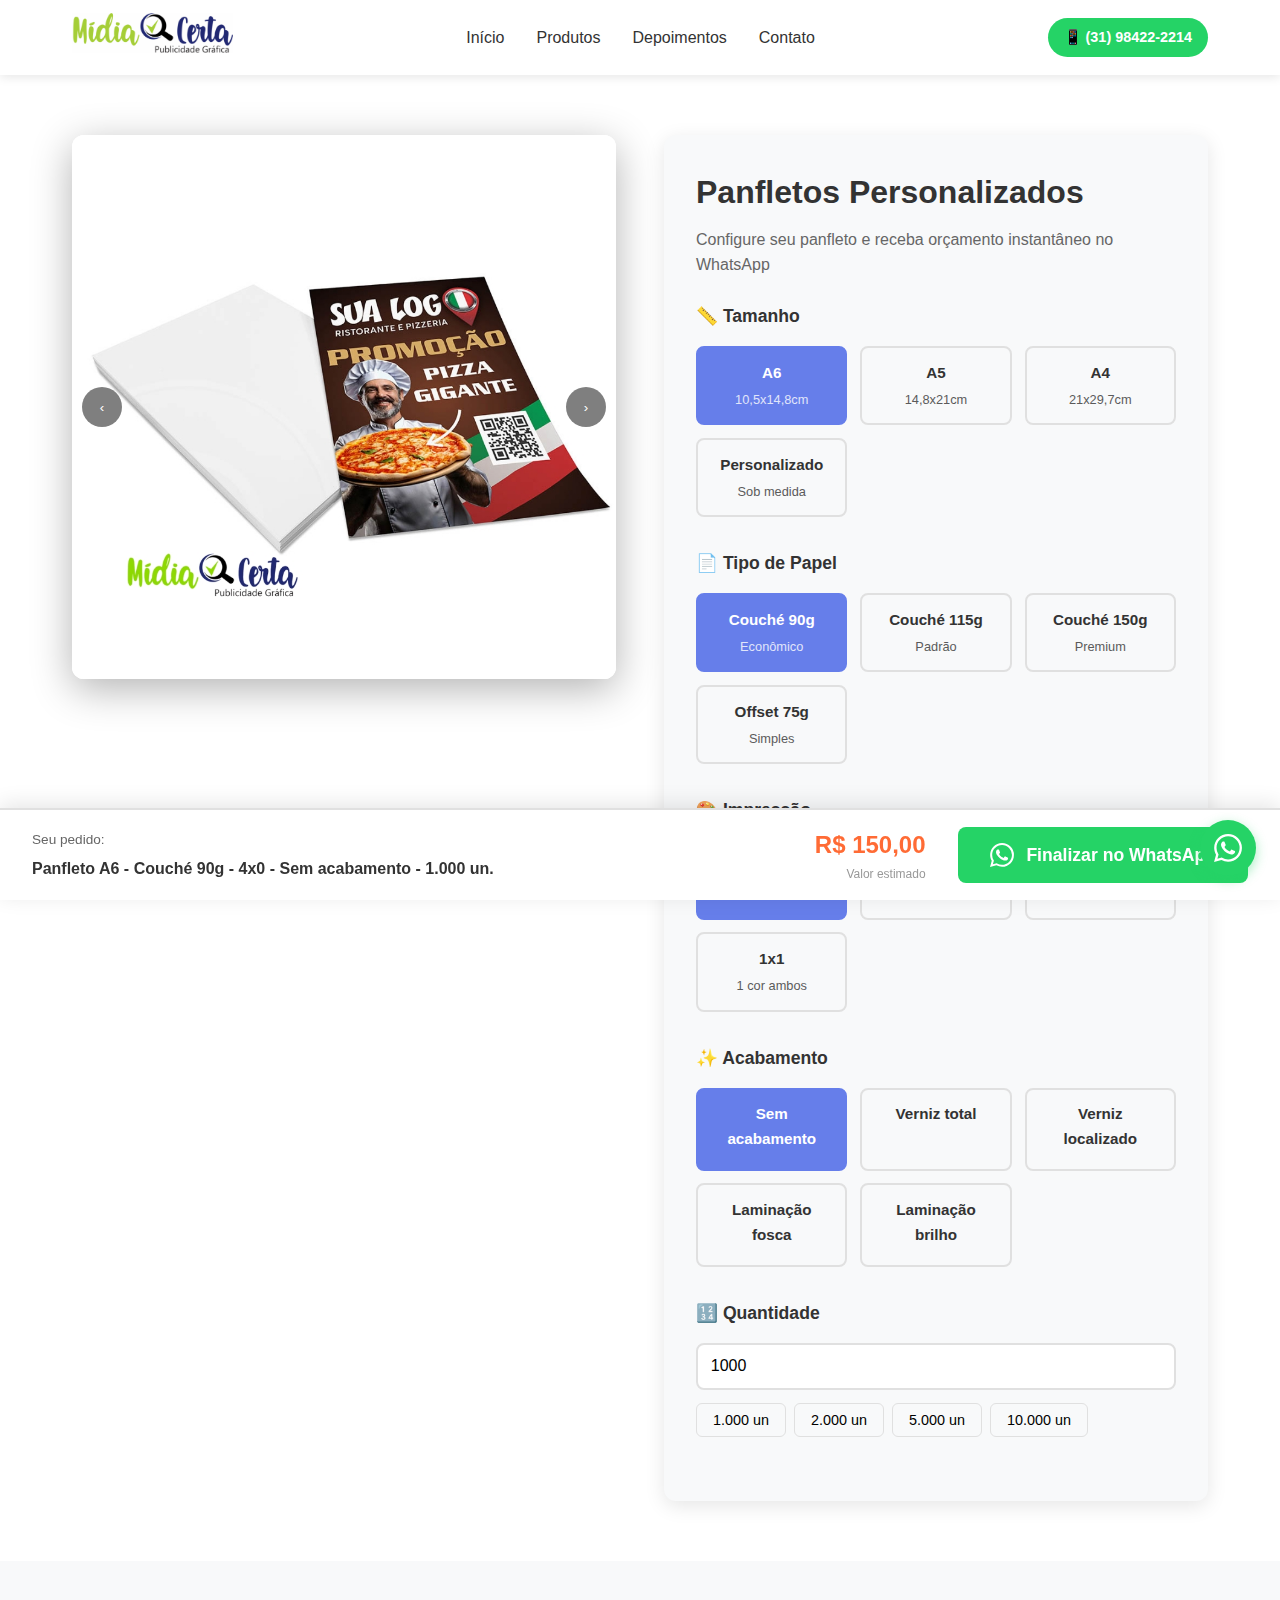
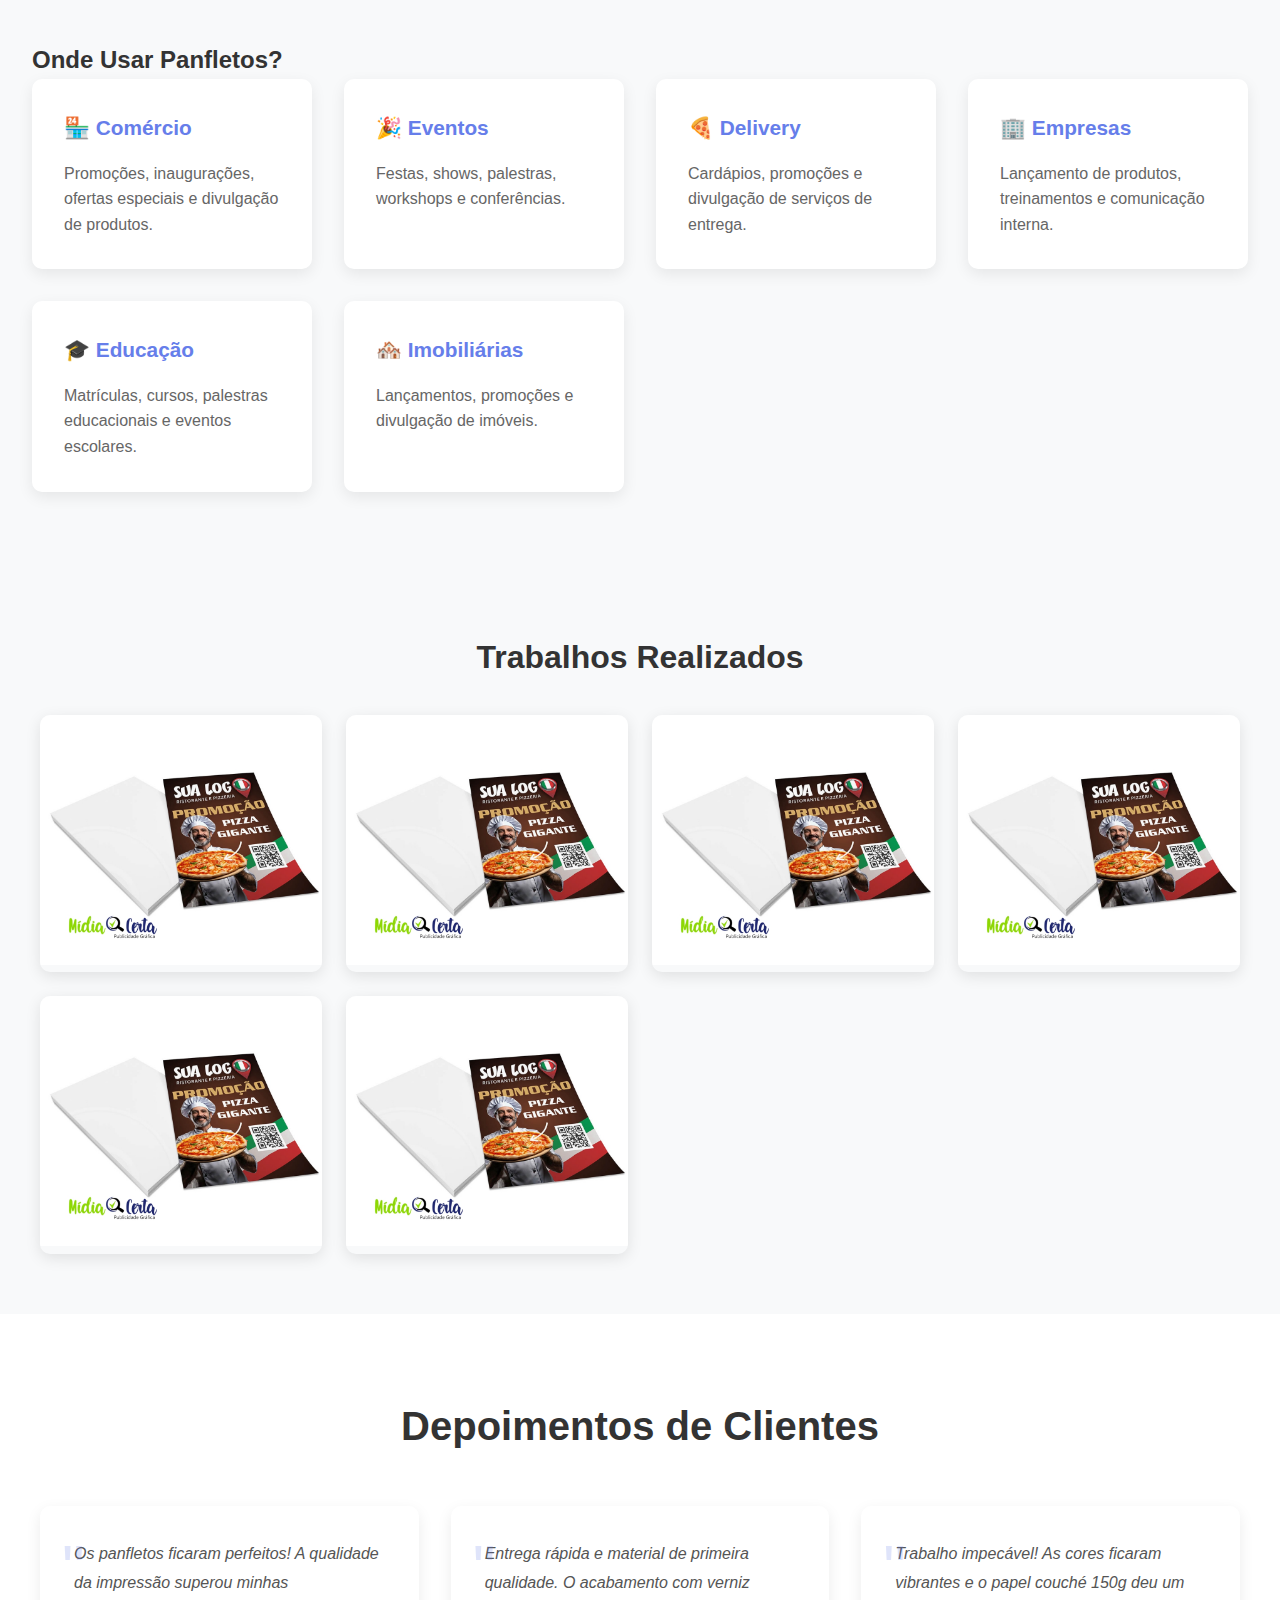
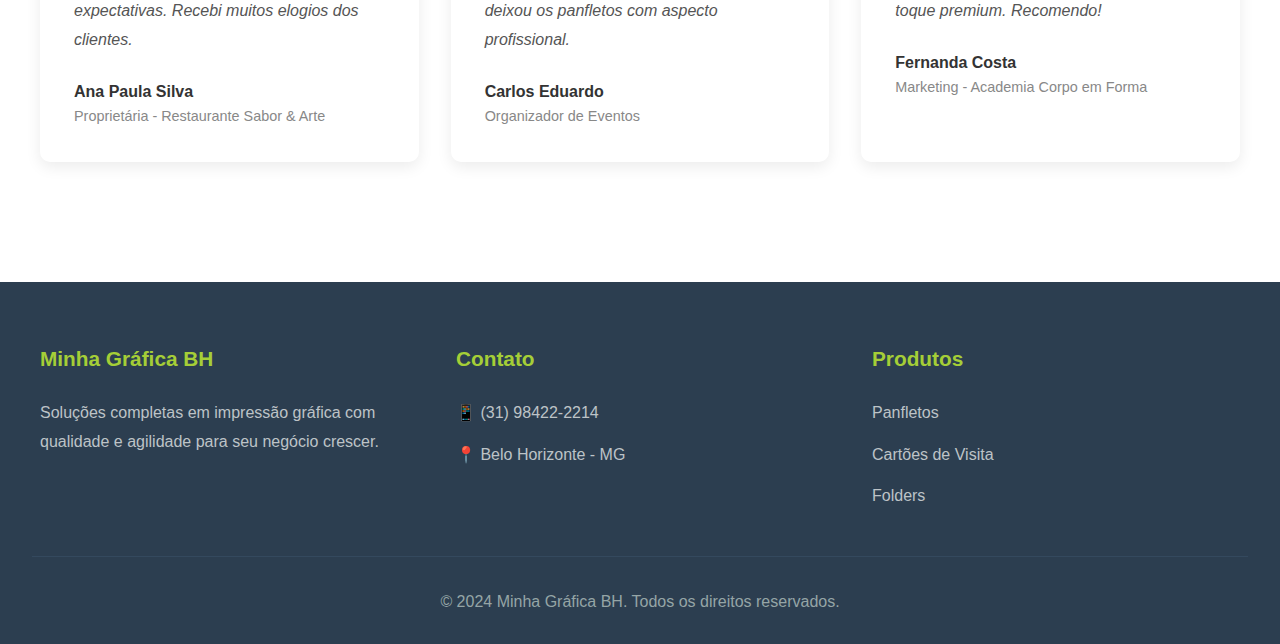
<file: produtos/panfletos.html>
<!DOCTYPE html>
<html lang="pt-BR">
<head>
    <meta charset="UTF-8">
    <meta name="viewport" content="width=device-width, initial-scale=1.0">
    <title>Panfletos - Configurador de Impressão | Minha Gráfica BH</title>
    <meta name="description" content="Configure e compre panfletos personalizados. Escolha tamanho, papel, impressão e acabamento. Orçamento direto no WhatsApp.">
    <link rel="icon" type="image/png" href="../images/favicon.png">
    <link rel="stylesheet" href="../css/style.css">
    <style>
        /* ========================================
           ESTILOS ESPECÍFICOS DO CONFIGURADOR
           ======================================== */
        
        /* Hero com Slider */
        .produto-hero-novo {
            background: #fff;
            padding: 60px 0 60px;
            margin-top: 0;
        }
        
        .produto-hero-container-novo {
            max-width: 1200px;
            margin: 0 auto;
            padding: 0 2rem;
            display: grid;
            grid-template-columns: 1fr 1fr;
            gap: 3rem;
            align-items: start;
        }
        
        /* Slider de Imagens */
        .produto-slider {
            position: relative;
            border-radius: 12px;
            overflow: hidden;
            box-shadow: 0 10px 40px rgba(0,0,0,0.3);
        }
        
        .slider-container {
            position: relative;
            width: 100%;
            aspect-ratio: 1 / 1;
            overflow: hidden;
        }
        
        .slider-images {
            display: flex;
            transition: transform 0.5s ease;
            height: 100%;
        }
        
        .slider-image {
            min-width: 100%;
            height: 100%;
            object-fit: contain;
            background: #fff;
        }
        
        .slider-nav {
            position: absolute;
            bottom: 20px;
            left: 50%;
            transform: translateX(-50%);
            display: flex;
            gap: 10px;
            z-index: 10;
        }
        
        .slider-dot {
            width: 12px;
            height: 12px;
            border-radius: 50%;
            background: rgba(255,255,255,0.5);
            cursor: pointer;
            transition: all 0.3s ease;
        }
        
        .slider-dot.active {
            background: #fff;
            transform: scale(1.3);
        }
        
        .slider-arrow {
            position: absolute;
            top: 50%;
            transform: translateY(-50%);
            background: rgba(0,0,0,0.5);
            color: #fff;
            border: none;
            width: 40px;
            height: 40px;
            border-radius: 50%;
            cursor: pointer;
            display: flex;
            align-items: center;
            justify-content: center;
            transition: background 0.3s ease;
            z-index: 10;
        }
        
        .slider-arrow:hover {
            background: rgba(0,0,0,0.7);
        }
        
        .slider-arrow.prev {
            left: 10px;
        }
        
        .slider-arrow.next {
            right: 10px;
        }
        
        /* Configurador */
        .produto-configurador {
            background: #f8f9fa;
            border-radius: 12px;
            padding: 2rem;
            box-shadow: 0 5px 20px rgba(0,0,0,0.1);
        }
        
        .configurador-header h1 {
            font-size: 2rem;
            color: #333;
            margin-bottom: 0.5rem;
        }
        
        .configurador-header p {
            color: #666;
            margin-bottom: 1.5rem;
        }
        
        .config-section {
            margin-bottom: 2rem;
        }
        
        .config-section h3 {
            font-size: 1.1rem;
            color: #333;
            margin-bottom: 1rem;
            font-weight: 600;
        }
        
        .config-options {
            display: grid;
            grid-template-columns: repeat(auto-fit, minmax(120px, 1fr));
            gap: 0.8rem;
        }
        
        .config-option {
            background: #f8f9fa;
            border: 2px solid #e0e0e0;
            border-radius: 8px;
            padding: 0.8rem;
            text-align: center;
            cursor: pointer;
            transition: all 0.3s ease;
        }
        
        .config-option:hover {
            border-color: #667eea;
            background: #f0f2ff;
        }
        
        .config-option.active {
            border-color: #667eea;
            background: #667eea;
            color: #fff;
        }
        
        .config-option-title {
            font-weight: 600;
            font-size: 0.95rem;
            margin-bottom: 0.3rem;
        }
        
        .config-option-desc {
            font-size: 0.8rem;
            opacity: 0.8;
        }
        
        .quantity-input {
            display: flex;
            align-items: center;
            gap: 1rem;
            margin-top: 1rem;
        }
        
        .quantity-input input {
            flex: 1;
            padding: 0.8rem;
            border: 2px solid #e0e0e0;
            border-radius: 8px;
            font-size: 1rem;
        }
        
        .quantity-presets {
            display: flex;
            gap: 0.5rem;
            margin-top: 0.8rem;
            flex-wrap: wrap;
        }
        
        .quantity-preset {
            padding: 0.5rem 1rem;
            background: #f8f9fa;
            border: 1px solid #e0e0e0;
            border-radius: 6px;
            cursor: pointer;
            font-size: 0.9rem;
            transition: all 0.3s ease;
        }
        
        .quantity-preset:hover {
            background: #667eea;
            color: #fff;
            border-color: #667eea;
        }
        
        /* Barra Fixa Inferior */
        .barra-fixa-pedido {
            position: fixed;
            bottom: 0;
            left: 0;
            right: 0;
            background: #fff;
            border-top: 2px solid #e0e0e0;
            box-shadow: 0 -4px 20px rgba(0,0,0,0.1);
            padding: 1rem 2rem;
            z-index: 999;
            display: flex;
            align-items: center;
            justify-content: space-between;
            gap: 2rem;
        }
        
        .barra-resumo {
            flex: 1;
        }
        
        .barra-resumo-titulo {
            font-size: 0.85rem;
            color: #666;
            margin-bottom: 0.3rem;
        }
        
        .barra-resumo-texto {
            font-size: 1rem;
            color: #333;
            font-weight: 600;
        }
        
        .barra-preco {
            text-align: right;
        }
        
        .barra-preco-valor {
            font-size: 1.5rem;
            color: #FF6B35;
            font-weight: bold;
        }
        
        .barra-preco-obs {
            font-size: 0.75rem;
            color: #999;
        }
        
        .barra-cta {
            flex-shrink: 0;
        }
        
        .btn-whatsapp-pedido {
            background: #25D366;
            color: #fff;
            padding: 1rem 2rem;
            border-radius: 8px;
            border: none;
            font-size: 1.1rem;
            font-weight: 600;
            cursor: pointer;
            display: flex;
            align-items: center;
            gap: 0.8rem;
            transition: all 0.3s ease;
            white-space: nowrap;
        }
        
        .btn-whatsapp-pedido:hover {
            background: #1fb855;
            transform: scale(1.05);
        }
        
        /* Seção Galeria */
        .galeria-produtos {
            padding: 60px 2rem;
            background: #f8f9fa;
        }
        
        .galeria-grid {
            display: grid;
            grid-template-columns: repeat(auto-fit, minmax(250px, 1fr));
            gap: 1.5rem;
            max-width: 1200px;
            margin: 0 auto;
        }
        
        .galeria-item {
            border-radius: 10px;
            overflow: hidden;
            box-shadow: 0 4px 15px rgba(0,0,0,0.1);
            transition: transform 0.3s ease;
        }
        
        .galeria-item:hover {
            transform: scale(1.05);
        }
        
        .galeria-item img {
            width: 100%;
            height: 250px;
            object-fit: cover;
        }
        
        /* Responsivo */
        @media (max-width: 768px) {
            .produto-hero-container-novo {
                grid-template-columns: 1fr;
                gap: 2rem;
            }
            
            .barra-fixa-pedido {
                flex-direction: column;
                gap: 1rem;
                padding: 1rem;
            }
            
            .barra-preco {
                text-align: left;
                width: 100%;
            }
            
            .barra-cta {
                width: 100%;
            }
            
            .btn-whatsapp-pedido {
                width: 100%;
                justify-content: center;
            }
            
            .config-options {
                grid-template-columns: 1fr 1fr;
            }
        }
    </style>
</head>
<body>

    <!-- Header -->
    <header>
        <div class="header-container">
            <div class="logo"><a href="../index.html"><img src="../images/midia-certa-logo.png" alt="Minha Gráfica BH" style="height: 50px;"></a></div>
            <div class="menu-toggle" id="menuToggle">
                <span></span>
                <span></span>
                <span></span>
            </div>
            <nav id="navMenu">
                <ul>
                    <li><a href="../index.html#inicio" class="nav-link">Início</a></li>
                    <li><a href="../index.html#produtos" class="nav-link">Produtos</a></li>
                    <li><a href="../index.html#depoimentos" class="nav-link">Depoimentos</a></li>
                    <li><a href="../index.html#contato" class="nav-link">Contato</a></li>
                </ul>
            </nav>
            <a href="https://wa.me/553198422214" class="header-contact">📱 (31) 98422-2214</a>
        </div>
    </header>

    <!-- Hero com Slider e Configurador -->
    <section class="produto-hero-novo">
        <div class="produto-hero-container-novo">
            
            <!-- Slider de Imagens -->
            <div class="produto-slider">
                <div class="slider-container">
                    <div class="slider-images" id="sliderImages">
                        <img src="../images/produto-panfleto.jpg" alt="Panfleto Exemplo 1" class="slider-image">
                        <img src="../images/produto-panfleto.jpg" alt="Panfleto Exemplo 2" class="slider-image">
                        <img src="../images/produto-panfleto.jpg" alt="Panfleto Exemplo 3" class="slider-image">
                        <img src="../images/produto-panfleto.jpg" alt="Panfleto Exemplo 4" class="slider-image">
                    </div>
                    <button class="slider-arrow prev" id="sliderPrev">‹</button>
                    <button class="slider-arrow next" id="sliderNext">›</button>
                    <div class="slider-nav" id="sliderNav"></div>
                </div>
            </div>

            <!-- Configurador -->
            <div class="produto-configurador">
                <div class="configurador-header">
                    <h1>Panfletos Personalizados</h1>
                    <p>Configure seu panfleto e receba orçamento instantâneo no WhatsApp</p>
                </div>

                <!-- Tamanho -->
                <div class="config-section">
                    <h3>📏 Tamanho</h3>
                    <div class="config-options" id="tamanhoOptions">
                        <div class="config-option active" data-value="A6">
                            <div class="config-option-title">A6</div>
                            <div class="config-option-desc">10,5x14,8cm</div>
                        </div>
                        <div class="config-option" data-value="A5">
                            <div class="config-option-title">A5</div>
                            <div class="config-option-desc">14,8x21cm</div>
                        </div>
                        <div class="config-option" data-value="A4">
                            <div class="config-option-title">A4</div>
                            <div class="config-option-desc">21x29,7cm</div>
                        </div>
                        <div class="config-option" data-value="Personalizado">
                            <div class="config-option-title">Personalizado</div>
                            <div class="config-option-desc">Sob medida</div>
                        </div>
                    </div>
                </div>

                <!-- Papel -->
                <div class="config-section">
                    <h3>📄 Tipo de Papel</h3>
                    <div class="config-options" id="papelOptions">
                        <div class="config-option active" data-value="Couché 90g">
                            <div class="config-option-title">Couché 90g</div>
                            <div class="config-option-desc">Econômico</div>
                        </div>
                        <div class="config-option" data-value="Couché 115g">
                            <div class="config-option-title">Couché 115g</div>
                            <div class="config-option-desc">Padrão</div>
                        </div>
                        <div class="config-option" data-value="Couché 150g">
                            <div class="config-option-title">Couché 150g</div>
                            <div class="config-option-desc">Premium</div>
                        </div>
                        <div class="config-option" data-value="Offset 75g">
                            <div class="config-option-title">Offset 75g</div>
                            <div class="config-option-desc">Simples</div>
                        </div>
                    </div>
                </div>

                <!-- Impressão -->
                <div class="config-section">
                    <h3>🎨 Impressão</h3>
                    <div class="config-options" id="impressaoOptions">
                        <div class="config-option active" data-value="4x0">
                            <div class="config-option-title">4x0</div>
                            <div class="config-option-desc">Frente colorida</div>
                        </div>
                        <div class="config-option" data-value="4x4">
                            <div class="config-option-title">4x4</div>
                            <div class="config-option-desc">Frente e verso</div>
                        </div>
                        <div class="config-option" data-value="1x0">
                            <div class="config-option-title">1x0</div>
                            <div class="config-option-desc">1 cor frente</div>
                        </div>
                        <div class="config-option" data-value="1x1">
                            <div class="config-option-title">1x1</div>
                            <div class="config-option-desc">1 cor ambos</div>
                        </div>
                    </div>
                </div>

                <!-- Acabamento -->
                <div class="config-section">
                    <h3>✨ Acabamento</h3>
                    <div class="config-options" id="acabamentoOptions">
                        <div class="config-option active" data-value="Sem acabamento">
                            <div class="config-option-title">Sem acabamento</div>
                        </div>
                        <div class="config-option" data-value="Verniz total">
                            <div class="config-option-title">Verniz total</div>
                        </div>
                        <div class="config-option" data-value="Verniz localizado">
                            <div class="config-option-title">Verniz localizado</div>
                        </div>
                        <div class="config-option" data-value="Laminação fosca">
                            <div class="config-option-title">Laminação fosca</div>
                        </div>
                        <div class="config-option" data-value="Laminação brilho">
                            <div class="config-option-title">Laminação brilho</div>
                        </div>
                    </div>
                </div>

                <!-- Quantidade -->
                <div class="config-section">
                    <h3>🔢 Quantidade</h3>
                    <div class="quantity-input">
                        <input type="number" id="quantidadeInput" value="1000" min="100" step="100" placeholder="Digite a quantidade">
                    </div>
                    <div class="quantity-presets">
                        <button class="quantity-preset" data-qty="1000">1.000 un</button>
                        <button class="quantity-preset" data-qty="2000">2.000 un</button>
                        <button class="quantity-preset" data-qty="5000">5.000 un</button>
                        <button class="quantity-preset" data-qty="10000">10.000 un</button>
                    </div>
                </div>

            </div>
        </div>
    </section>

    <!-- Onde Usar Panfletos -->
    <section class="produto-aplicacoes">
        <div class="aplicacoes-container">
            <h2>Onde Usar Panfletos?</h2>
            <div class="aplicacoes-grid">
                <div class="aplicacao-card">
                    <h3>🏪 Comércio</h3>
                    <p>Promoções, inaugurações, ofertas especiais e divulgação de produtos.</p>
                </div>
                <div class="aplicacao-card">
                    <h3>🎉 Eventos</h3>
                    <p>Festas, shows, palestras, workshops e conferências.</p>
                </div>
                <div class="aplicacao-card">
                    <h3>🍕 Delivery</h3>
                    <p>Cardápios, promoções e divulgação de serviços de entrega.</p>
                </div>
                <div class="aplicacao-card">
                    <h3>🏢 Empresas</h3>
                    <p>Lançamento de produtos, treinamentos e comunicação interna.</p>
                </div>
                <div class="aplicacao-card">
                    <h3>🎓 Educação</h3>
                    <p>Matrículas, cursos, palestras educacionais e eventos escolares.</p>
                </div>
                <div class="aplicacao-card">
                    <h3>🏘️ Imobiliárias</h3>
                    <p>Lançamentos, promoções e divulgação de imóveis.</p>
                </div>
            </div>
        </div>
    </section>

    <!-- Galeria de Fotos -->
    <section class="galeria-produtos">
        <div class="galeria-container">
            <h2 style="text-align: center; margin-bottom: 2rem; color: #333; font-size: 2rem;">Trabalhos Realizados</h2>
            <div class="galeria-grid">
                <div class="galeria-item">
                    <img src="../images/produto-panfleto.jpg" alt="Panfleto exemplo 1">
                </div>
                <div class="galeria-item">
                    <img src="../images/produto-panfleto.jpg" alt="Panfleto exemplo 2">
                </div>
                <div class="galeria-item">
                    <img src="../images/produto-panfleto.jpg" alt="Panfleto exemplo 3">
                </div>
                <div class="galeria-item">
                    <img src="../images/produto-panfleto.jpg" alt="Panfleto exemplo 4">
                </div>
                <div class="galeria-item">
                    <img src="../images/produto-panfleto.jpg" alt="Panfleto exemplo 5">
                </div>
                <div class="galeria-item">
                    <img src="../images/produto-panfleto.jpg" alt="Panfleto exemplo 6">
                </div>
            </div>
        </div>
    </section>

    <!-- Depoimentos Específicos -->
    <section class="depoimentos" style="background: #fff; padding-bottom: 120px;">
        <div class="depoimentos-container">
            <h2>Depoimentos de Clientes</h2>
            <div class="depoimentos-grid">
                <div class="depoimento-card">
                    <p class="depoimento-texto">Os panfletos ficaram perfeitos! A qualidade da impressão superou minhas expectativas. Recebi muitos elogios dos clientes.</p>
                    <p class="depoimento-autor">Ana Paula Silva</p>
                    <p class="depoimento-cargo">Proprietária - Restaurante Sabor & Arte</p>
                </div>
                <div class="depoimento-card">
                    <p class="depoimento-texto">Entrega rápida e material de primeira qualidade. O acabamento com verniz deixou os panfletos com aspecto profissional.</p>
                    <p class="depoimento-autor">Carlos Eduardo</p>
                    <p class="depoimento-cargo">Organizador de Eventos</p>
                </div>
                <div class="depoimento-card">
                    <p class="depoimento-texto">Trabalho impecável! As cores ficaram vibrantes e o papel couché 150g deu um toque premium. Recomendo!</p>
                    <p class="depoimento-autor">Fernanda Costa</p>
                    <p class="depoimento-cargo">Marketing - Academia Corpo em Forma</p>
                </div>
            </div>
        </div>
    </section>

    <!-- Barra Fixa Inferior -->
    <div class="barra-fixa-pedido" id="barraFixa">
        <div class="barra-resumo">
            <div class="barra-resumo-titulo">Seu pedido:</div>
            <div class="barra-resumo-texto" id="resumoPedido">
                Panfleto A6 - Couché 90g - 4x0 - Sem acabamento - 1.000 un.
            </div>
        </div>
        <div class="barra-preco">
            <div class="barra-preco-valor" id="precoEstimado">R$ 350,00</div>
            <div class="barra-preco-obs">Valor estimado</div>
        </div>
        <div class="barra-cta">
            <button class="btn-whatsapp-pedido" id="btnFinalizarPedido">
                <svg width="24" height="24" fill="currentColor" viewBox="0 0 24 24">
                    <path d="M17.472 14.382c-.297-.149-1.758-.867-2.03-.967-.273-.099-.471-.148-.67.15-.197.297-.767.966-.94 1.164-.173.199-.347.223-.644.075-.297-.15-1.255-.463-2.39-1.475-.883-.788-1.48-1.761-1.653-2.059-.173-.297-.018-.458.13-.606.134-.133.298-.347.446-.52.149-.174.198-.298.298-.497.099-.198.05-.371-.025-.52-.075-.149-.669-1.612-.916-2.207-.242-.579-.487-.5-.669-.51-.173-.008-.371-.01-.57-.01-.198 0-.52.074-.792.372-.272.297-1.04 1.016-1.04 2.479 0 1.462 1.065 2.875 1.213 3.074.149.198 2.096 3.2 5.077 4.487.709.306 1.262.489 1.694.625.712.227 1.36.195 1.871.118.571-.085 1.758-.719 2.006-1.413.248-.694.248-1.289.173-1.413-.074-.124-.272-.198-.57-.347m-5.421 7.403h-.004a9.87 9.87 0 01-5.031-1.378l-.361-.214-3.741.982.998-3.648-.235-.374a9.86 9.86 0 01-1.51-5.26c.001-5.45 4.436-9.884 9.888-9.884 2.64 0 5.122 1.03 6.988 2.898a9.825 9.825 0 012.893 6.994c-.003 5.45-4.437 9.884-9.885 9.884m8.413-18.297A11.815 11.815 0 0012.05 0C5.495 0 .16 5.335.157 11.892c0 2.096.547 4.142 1.588 5.945L.057 24l6.305-1.654a11.882 11.882 0 005.683 1.448h.005c6.554 0 11.89-5.335 11.893-11.893a11.821 11.821 0 00-3.48-8.413Z"></path>
                </svg>
                Finalizar no WhatsApp
            </button>
        </div>
    </div>

    <!-- WhatsApp Float e Popup -->
    <button class="whatsapp-float" id="whatsappFloat" aria-label="WhatsApp">
        <svg fill="currentColor" viewBox="0 0 24 24" xmlns="http://www.w3.org/2000/svg">
            <path d="M17.472 14.382c-.297-.149-1.758-.867-2.03-.967-.273-.099-.471-.148-.67.15-.197.297-.767.966-.94 1.164-.173.199-.347.223-.644.075-.297-.15-1.255-.463-2.39-1.475-.883-.788-1.48-1.761-1.653-2.059-.173-.297-.018-.458.13-.606.134-.133.298-.347.446-.52.149-.174.198-.298.298-.497.099-.198.05-.371-.025-.52-.075-.149-.669-1.612-.916-2.207-.242-.579-.487-.5-.669-.51-.173-.008-.371-.01-.57-.01-.198 0-.52.074-.792.372-.272.297-1.04 1.016-1.04 2.479 0 1.462 1.065 2.875 1.213 3.074.149.198 2.096 3.2 5.077 4.487.709.306 1.262.489 1.694.625.712.227 1.36.195 1.871.118.571-.085 1.758-.719 2.006-1.413.248-.694.248-1.289.173-1.413-.074-.124-.272-.198-.57-.347m-5.421 7.403h-.004a9.87 9.87 0 01-5.031-1.378l-.361-.214-3.741.982.998-3.648-.235-.374a9.86 9.86 0 01-1.51-5.26c.001-5.45 4.436-9.884 9.888-9.884 2.64 0 5.122 1.03 6.988 2.898a9.825 9.825 0 012.893 6.994c-.003 5.45-4.437 9.884-9.885 9.884m8.413-18.297A11.815 11.815 0 0012.05 0C5.495 0 .16 5.335.157 11.892c0 2.096.547 4.142 1.588 5.945L.057 24l6.305-1.654a11.882 11.882 0 005.683 1.448h.005c6.554 0 11.89-5.335 11.893-11.893a11.821 11.821 0 00-3.48-8.413Z"></path>
        </svg>
    </button>

    <div class="whatsapp-popup" id="whatsappPopup">
        <div class="whatsapp-popup-header">
            <div class="whatsapp-popup-header-content">
                <div class="whatsapp-popup-avatar">
                    <svg fill="currentColor" viewBox="0 0 24 24" xmlns="http://www.w3.org/2000/svg">
                        <path d="M17.472 14.382c-.297-.149-1.758-.867-2.03-.967-.273-.099-.471-.148-.67.15-.197.297-.767.966-.94 1.164-.173.199-.347.223-.644.075-.297-.15-1.255-.463-2.39-1.475-.883-.788-1.48-1.761-1.653-2.059-.173-.297-.018-.458.13-.606.134-.133.298-.347.446-.52.149-.174.198-.298.298-.497.099-.198.05-.371-.025-.52-.075-.149-.669-1.612-.916-2.207-.242-.579-.487-.5-.669-.51-.173-.008-.371-.01-.57-.01-.198 0-.52.074-.792.372-.272.297-1.04 1.016-1.04 2.479 0 1.462 1.065 2.875 1.213 3.074.149.198 2.096 3.2 5.077 4.487.709.306 1.262.489 1.694.625.712.227 1.36.195 1.871.118.571-.085 1.758-.719 2.006-1.413.248-.694.248-1.289.173-1.413-.074-.124-.272-.198-.57-.347m-5.421 7.403h-.004a9.87 9.87 0 01-5.031-1.378l-.361-.214-3.741.982.998-3.648-.235-.374a9.86 9.86 0 01-1.51-5.26c.001-5.45 4.436-9.884 9.888-9.884 2.64 0 5.122 1.03 6.988 2.898a9.825 9.825 0 012.893 6.994c-.003 5.45-4.437 9.884-9.885 9.884m8.413-18.297A11.815 11.815 0 0012.05 0C5.495 0 .16 5.335.157 11.892c0 2.096.547 4.142 1.588 5.945L.057 24l6.305-1.654a11.882 11.882 0 005.683 1.448h.005c6.554 0 11.89-5.335 11.893-11.893a11.821 11.821 0 00-3.48-8.413Z"></path>
                    </svg>
                </div>
                <div class="whatsapp-popup-info">
                    <h3>Mídia Certa</h3>
                    <p>Online agora</p>
                </div>
            </div>
            <button class="whatsapp-popup-close" id="whatsappPopupClose" aria-label="Fechar">
                <svg xmlns="http://www.w3.org/2000/svg" width="24" height="24" viewBox="0 0 24 24" fill="none" stroke="currentColor" stroke-width="2" stroke-linecap="round" stroke-linejoin="round">
                    <path d="M18 6 6 18"></path>
                    <path d="m6 6 12 12"></path>
                </svg>
            </button>
        </div>
        <div class="whatsapp-popup-body">
            <div class="whatsapp-popup-message">
                <p>Olá! 👋 Como podemos ajudar você hoje?</p>
            </div>
            <textarea class="whatsapp-popup-textarea" id="whatsappMessage" placeholder="Digite sua mensagem..." rows="3">Olá! Quero saber mais sobre panfletos.</textarea>
            <button class="whatsapp-popup-button" id="whatsappSend">
                <svg xmlns="http://www.w3.org/2000/svg" width="24" height="24" viewBox="0 0 24 24" fill="none" stroke="currentColor" stroke-width="2" stroke-linecap="round" stroke-linejoin="round">
                    <path d="M14.536 21.686a.5.5 0 0 0 .937-.024l6.5-19a.496.496 0 0 0-.635-.635l-19 6.5a.5.5 0 0 0-.024.937l7.93 3.18a2 2 0 0 1 1.112 1.11z"></path>
                    <path d="m21.854 2.147-10.94 10.939"></path>
                </svg>
                Enviar Mensagem
            </button>
        </div>
    </div>

    <!-- Footer -->
    <footer>
        <div class="footer-container">
            <div class="footer-section">
                <h3>Minha Gráfica BH</h3>
                <p>Soluções completas em impressão gráfica com qualidade e agilidade para seu negócio crescer.</p>
            </div>
            <div class="footer-section">
                <h3>Contato</h3>
                <p>📱 (31) 98422-2214</p>
                <p>📍 Belo Horizonte - MG</p>
            </div>
            <div class="footer-section">
                <h3>Produtos</h3>
                <p><a href="panfletos.html">Panfletos</a></p>
                <p><a href="cartoes.html">Cartões de Visita</a></p>
                <p><a href="folders.html">Folders</a></p>
            </div>
        </div>
        <div class="footer-bottom">
            <p>&copy; 2024 Minha Gráfica BH. Todos os direitos reservados.</p>
        </div>
    </footer>

    <!-- JavaScript -->
    <script>
        // ========================================
        // CONFIGURAÇÃO DO PRODUTO
        // ========================================
        
        const configuracao = {
            tamanho: 'A6',
            papel: 'Couché 90g',
            impressao: '4x0',
            acabamento: 'Sem acabamento',
            quantidade: 1000
        };
        
        const phoneNumber = '553198422214';
        
        // Tabela de preços estimados (simplificada)
        const tabelaPrecos = {
            'A6': { base: 150, multiplicador: 1 },
            'A5': { base: 250, multiplicador: 1.5 },
            'A4': { base: 350, multiplicador: 2 },
            'Personalizado': { base: 300, multiplicador: 1.8 }
        };
        
        // ========================================
        // SLIDER DE IMAGENS
        // ========================================
        
        let currentSlide = 0;
        const sliderImages = document.getElementById('sliderImages');
        const totalSlides = sliderImages.children.length;
        const sliderNav = document.getElementById('sliderNav');
        
        // Criar dots de navegação
        for (let i = 0; i < totalSlides; i++) {
            const dot = document.createElement('div');
            dot.className = 'slider-dot' + (i === 0 ? ' active' : '');
            dot.addEventListener('click', () => goToSlide(i));
            sliderNav.appendChild(dot);
        }
        
        function goToSlide(index) {
            currentSlide = index;
            sliderImages.style.transform = `translateX(-${currentSlide * 100}%)`;
            
            // Atualizar dots
            document.querySelectorAll('.slider-dot').forEach((dot, i) => {
                dot.classList.toggle('active', i === currentSlide);
            });
        }
        
        document.getElementById('sliderPrev').addEventListener('click', () => {
            currentSlide = (currentSlide - 1 + totalSlides) % totalSlides;
            goToSlide(currentSlide);
        });
        
        document.getElementById('sliderNext').addEventListener('click', () => {
            currentSlide = (currentSlide + 1) % totalSlides;
            goToSlide(currentSlide);
        });
        
        // Auto-play (opcional)
        setInterval(() => {
            currentSlide = (currentSlide + 1) % totalSlides;
            goToSlide(currentSlide);
        }, 5000);
        
        // ========================================
        // CONFIGURADOR INTERATIVO
        // ========================================
        
        function setupConfigOptions(sectionId, configKey) {
            const options = document.querySelectorAll(`#${sectionId} .config-option`);
            options.forEach(option => {
                option.addEventListener('click', () => {
                    // Remove active de todos
                    options.forEach(opt => opt.classList.remove('active'));
                    // Adiciona active no clicado
                    option.classList.add('active');
                    // Atualiza configuração
                    configuracao[configKey] = option.dataset.value;
                    // Atualiza resumo e preço
                    atualizarResumo();
                    atualizarPreco();
                });
            });
        }
        
        setupConfigOptions('tamanhoOptions', 'tamanho');
        setupConfigOptions('papelOptions', 'papel');
        setupConfigOptions('impressaoOptions', 'impressao');
        setupConfigOptions('acabamentoOptions', 'acabamento');
        
        // Quantidade
        const quantidadeInput = document.getElementById('quantidadeInput');
        quantidadeInput.addEventListener('input', () => {
            configuracao.quantidade = parseInt(quantidadeInput.value) || 1000;
            atualizarResumo();
            atualizarPreco();
        });
        
        // Presets de quantidade
        document.querySelectorAll('.quantity-preset').forEach(btn => {
            btn.addEventListener('click', () => {
                const qty = parseInt(btn.dataset.qty);
                quantidadeInput.value = qty;
                configuracao.quantidade = qty;
                atualizarResumo();
                atualizarPreco();
            });
        });
        
        // ========================================
        // ATUALIZAR RESUMO E PREÇO
        // ========================================
        
        function atualizarResumo() {
            const resumo = `Panfleto ${configuracao.tamanho} - ${configuracao.papel} - ${configuracao.impressao} - ${configuracao.acabamento} - ${configuracao.quantidade.toLocaleString('pt-BR')} un.`;
            document.getElementById('resumoPedido').textContent = resumo;
        }
        
        function atualizarPreco() {
            // Cálculo simplificado de preço
            const basePreco = tabelaPrecos[configuracao.tamanho]?.base || 200;
            const multiplicador = tabelaPrecos[configuracao.tamanho]?.multiplicador || 1;
            
            let preco = basePreco * multiplicador;
            
            // Ajuste por quantidade
            const qtdFator = configuracao.quantidade / 1000;
            preco = preco * qtdFator;
            
            // Ajuste por papel
            if (configuracao.papel.includes('115g')) preco *= 1.2;
            if (configuracao.papel.includes('150g')) preco *= 1.4;
            
            // Ajuste por impressão
            if (configuracao.impressao === '4x4') preco *= 1.5;
            
            // Ajuste por acabamento
            if (configuracao.acabamento !== 'Sem acabamento') {
                if (configuracao.acabamento.includes('Verniz')) preco *= 1.2;
                if (configuracao.acabamento.includes('Laminação')) preco *= 1.4;
            }
            
            document.getElementById('precoEstimado').textContent = `R$ ${preco.toFixed(2).replace('.', ',')}`;
        }
        
        // ========================================
        // ENVIAR PARA WHATSAPP
        // ========================================
        
        function enviarParaWhatsApp() {
            const precoAtual = document.getElementById('precoEstimado').textContent;
            
            const mensagem = `Olá! Quero finalizar o pedido de PANFLETOS.

📋 Configuração:
Tamanho: ${configuracao.tamanho}
Papel: ${configuracao.papel}
Impressão: ${configuracao.impressao}
Acabamento: ${configuracao.acabamento}
Quantidade: ${configuracao.quantidade.toLocaleString('pt-BR')} unidades

💰 Valor estimado: ${precoAtual}

Enviado pelo site Minha Gráfica BH.`;
            
            const encodedMessage = encodeURIComponent(mensagem);
            const whatsappUrl = `https://wa.me/${phoneNumber}?text=${encodedMessage}`;
            window.open(whatsappUrl, '_blank');
        }
        
        document.getElementById('btnFinalizarPedido').addEventListener('click', enviarParaWhatsApp);
        
        // ========================================
        // MENU MOBILE
        // ========================================
        
        const menuToggle = document.getElementById('menuToggle');
        const navMenu = document.getElementById('navMenu');
        const navLinks = document.querySelectorAll('.nav-link');

        menuToggle.addEventListener('click', () => {
            menuToggle.classList.toggle('active');
            navMenu.classList.toggle('active');
        });

        navLinks.forEach(link => {
            link.addEventListener('click', () => {
                menuToggle.classList.remove('active');
                navMenu.classList.remove('active');
            });
        });

        document.addEventListener('click', (e) => {
            if (!navMenu.contains(e.target) && !menuToggle.contains(e.target)) {
                menuToggle.classList.remove('active');
                navMenu.classList.remove('active');
            }
        });

        const header = document.querySelector('header');
        window.addEventListener('scroll', () => {
            if (window.scrollY > 100) {
                header.classList.add('scrolled');
            } else {
                header.classList.remove('scrolled');
            }
        });
        
        // ========================================
        // WHATSAPP POPUP FLUTUANTE
        // ========================================
        
        const whatsappFloat = document.getElementById('whatsappFloat');
        const whatsappPopup = document.getElementById('whatsappPopup');
        const whatsappPopupClose = document.getElementById('whatsappPopupClose');
        const whatsappSend = document.getElementById('whatsappSend');
        const whatsappMessage = document.getElementById('whatsappMessage');
        
        whatsappFloat.addEventListener('click', () => {
            whatsappPopup.classList.toggle('active');
        });
        
        whatsappPopupClose.addEventListener('click', () => {
            whatsappPopup.classList.remove('active');
        });
        
        document.addEventListener('click', (e) => {
            if (!whatsappPopup.contains(e.target) && !whatsappFloat.contains(e.target)) {
                whatsappPopup.classList.remove('active');
            }
        });
        
        whatsappSend.addEventListener('click', () => {
            const message = whatsappMessage.value.trim();
            if (message) {
                const encodedMessage = encodeURIComponent(message);
                const whatsappUrl = `https://wa.me/${phoneNumber}?text=${encodedMessage}`;
                window.open(whatsappUrl, '_blank');
                whatsappPopup.classList.remove('active');
            }
        });
        
        whatsappMessage.addEventListener('keydown', (e) => {
            if (e.key === 'Enter' && !e.ctrlKey && !e.shiftKey) {
                e.preventDefault();
                whatsappSend.click();
            }
        });
        
        // Inicializar
        atualizarResumo();
        atualizarPreco();
    </script>

</body>
</html>
</file>
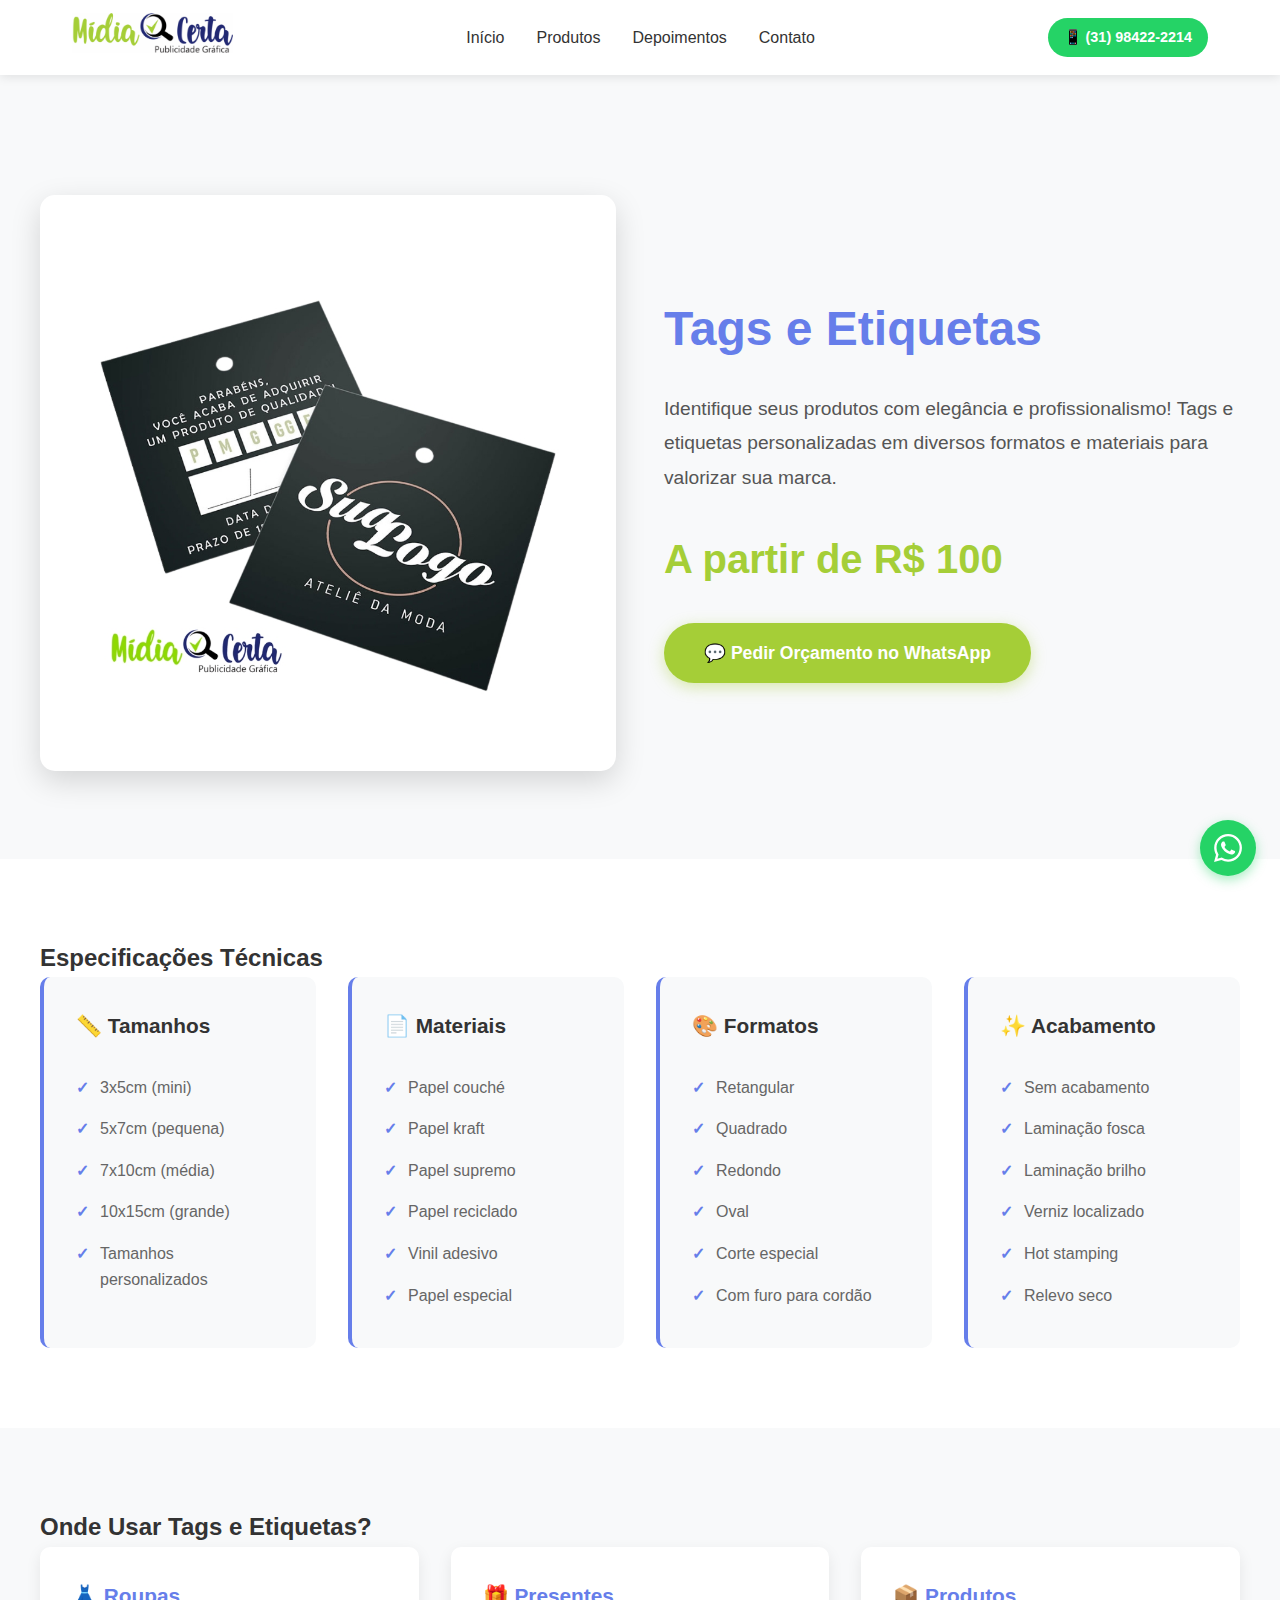
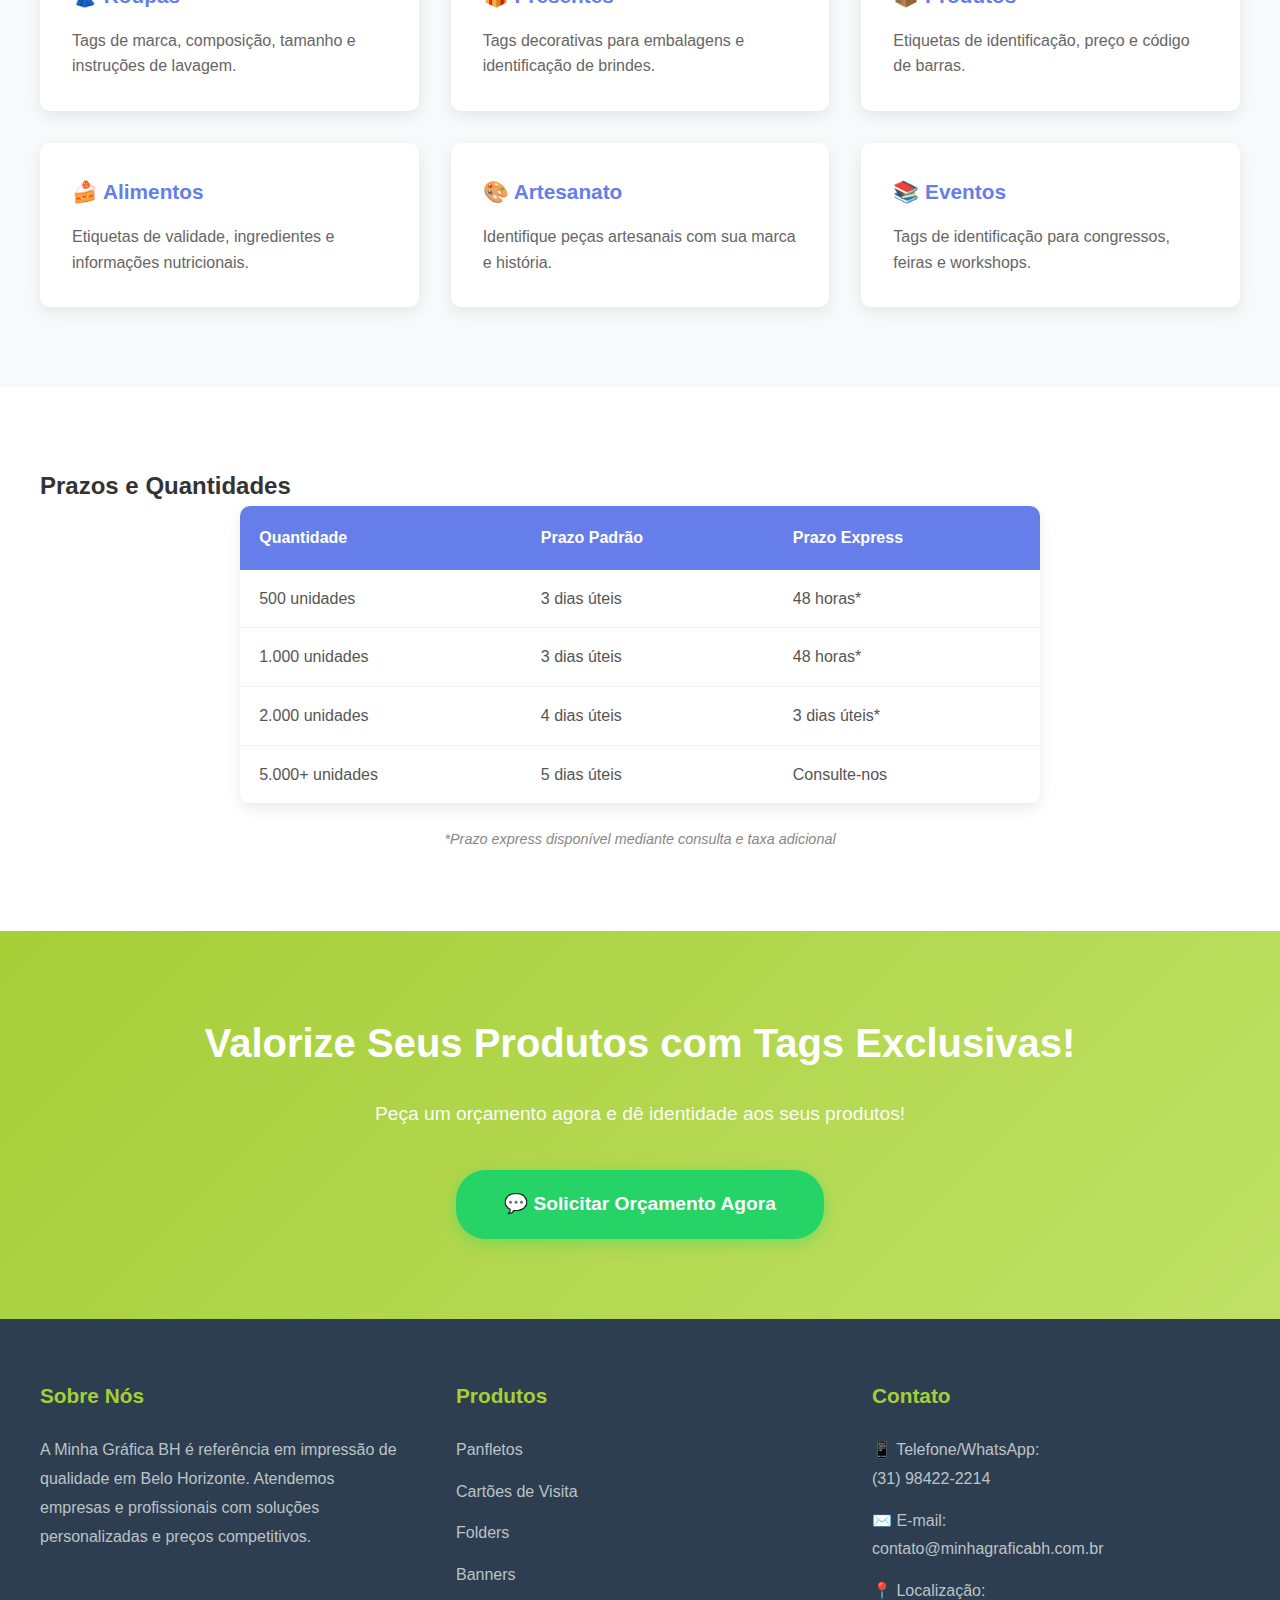
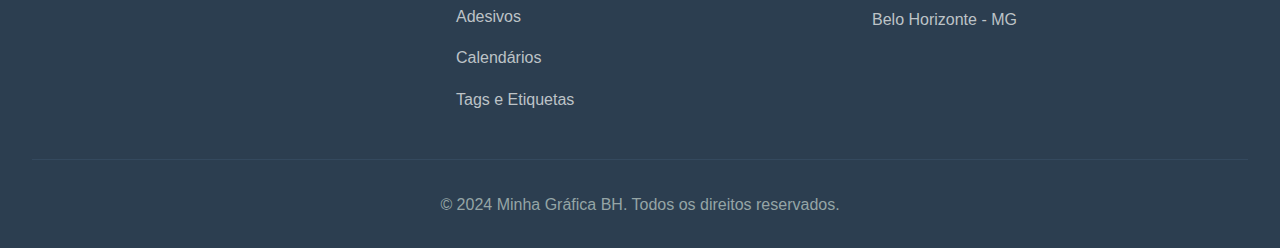
<file: produtos/tags.html>
<!DOCTYPE html>
<html lang="pt-BR">
<head>
    <meta charset="UTF-8">
    <meta name="viewport" content="width=device-width, initial-scale=1.0">
    <title>Tags e Etiquetas - Minha Gráfica BH</title>
    <link rel="icon" type="image/png" href="../images/favicon.png">
    <link rel="stylesheet" href="../css/style.css">
</head>
<body>

    <!-- Header -->
    <header>
        <div class="header-container">
            <div class="logo"><a href="../index.html"><img src="../images/midia-certa-logo.png" alt="Minha Gráfica BH" style="height: 50px;"></a></div>
            <div class="menu-toggle" id="menuToggle">
                <span></span>
                <span></span>
                <span></span>
            </div>
            <nav id="navMenu">
                <ul>
                    <li><a href="../index.html#inicio" class="nav-link">Início</a></li>
                    <li><a href="../index.html#produtos" class="nav-link">Produtos</a></li>
                    <li><a href="../index.html#depoimentos" class="nav-link">Depoimentos</a></li>
                    <li><a href="../index.html#contato" class="nav-link">Contato</a></li>
                </ul>
            </nav>
            <a href="https://wa.me/553198422214" class="header-contact">📱 (31) 98422-2214</a>
        </div>
    </header>

    <!-- Produto Hero -->
    <section class="produto-hero">
        <div class="produto-hero-container">
            <div class="produto-hero-imagem">
                <img src="../images/produto-tag.jpg" alt="Tags e etiquetas personalizadas">
            </div>
            <div class="produto-hero-info">
                <h1>Tags e Etiquetas</h1>
                <p class="produto-descricao">Identifique seus produtos com elegância e profissionalismo! Tags e etiquetas personalizadas em diversos formatos e materiais para valorizar sua marca.</p>
                <div class="produto-preco-destaque">A partir de R$ 100</div>
                <a href="https://wa.me/553198422214?text=Olá!%20Gostaria%20de%20orçamento%20para%20TAGS%20E%20ETIQUETAS" class="btn-primary">💬 Pedir Orçamento no WhatsApp</a>
            </div>
        </div>
    </section>

    <!-- Especificações -->
    <section class="produto-especificacoes">
        <div class="container">
            <h2>Especificações Técnicas</h2>
            <div class="especificacoes-grid">
                <div class="spec-item">
                    <h3>📏 Tamanhos</h3>
                    <ul>
                        <li>3x5cm (mini)</li>
                        <li>5x7cm (pequena)</li>
                        <li>7x10cm (média)</li>
                        <li>10x15cm (grande)</li>
                        <li>Tamanhos personalizados</li>
                    </ul>
                </div>
                <div class="spec-item">
                    <h3>📄 Materiais</h3>
                    <ul>
                        <li>Papel couché</li>
                        <li>Papel kraft</li>
                        <li>Papel supremo</li>
                        <li>Papel reciclado</li>
                        <li>Vinil adesivo</li>
                        <li>Papel especial</li>
                    </ul>
                </div>
                <div class="spec-item">
                    <h3>🎨 Formatos</h3>
                    <ul>
                        <li>Retangular</li>
                        <li>Quadrado</li>
                        <li>Redondo</li>
                        <li>Oval</li>
                        <li>Corte especial</li>
                        <li>Com furo para cordão</li>
                    </ul>
                </div>
                <div class="spec-item">
                    <h3>✨ Acabamento</h3>
                    <ul>
                        <li>Sem acabamento</li>
                        <li>Laminação fosca</li>
                        <li>Laminação brilho</li>
                        <li>Verniz localizado</li>
                        <li>Hot stamping</li>
                        <li>Relevo seco</li>
                    </ul>
                </div>
            </div>
        </div>
    </section>

    <!-- Aplicações -->
    <section class="produto-aplicacoes">
        <div class="container">
            <h2>Onde Usar Tags e Etiquetas?</h2>
            <div class="aplicacoes-grid">
                <div class="aplicacao-card">
                    <h3>👗 Roupas</h3>
                    <p>Tags de marca, composição, tamanho e instruções de lavagem.</p>
                </div>
                <div class="aplicacao-card">
                    <h3>🎁 Presentes</h3>
                    <p>Tags decorativas para embalagens e identificação de brindes.</p>
                </div>
                <div class="aplicacao-card">
                    <h3>📦 Produtos</h3>
                    <p>Etiquetas de identificação, preço e código de barras.</p>
                </div>
                <div class="aplicacao-card">
                    <h3>🍰 Alimentos</h3>
                    <p>Etiquetas de validade, ingredientes e informações nutricionais.</p>
                </div>
                <div class="aplicacao-card">
                    <h3>🎨 Artesanato</h3>
                    <p>Identifique peças artesanais com sua marca e história.</p>
                </div>
                <div class="aplicacao-card">
                    <h3>📚 Eventos</h3>
                    <p>Tags de identificação para congressos, feiras e workshops.</p>
                </div>
            </div>
        </div>
    </section>

    <!-- Prazos e Quantidades -->
    <section class="produto-tabela">
        <div class="container">
            <h2>Prazos e Quantidades</h2>
            <div class="tabela-precos">
                <table>
                    <thead>
                        <tr>
                            <th>Quantidade</th>
                            <th>Prazo Padrão</th>
                            <th>Prazo Express</th>
                        </tr>
                    </thead>
                    <tbody>
                        <tr>
                            <td>500 unidades</td>
                            <td>3 dias úteis</td>
                            <td>48 horas*</td>
                        </tr>
                        <tr>
                            <td>1.000 unidades</td>
                            <td>3 dias úteis</td>
                            <td>48 horas*</td>
                        </tr>
                        <tr>
                            <td>2.000 unidades</td>
                            <td>4 dias úteis</td>
                            <td>3 dias úteis*</td>
                        </tr>
                        <tr>
                            <td>5.000+ unidades</td>
                            <td>5 dias úteis</td>
                            <td>Consulte-nos</td>
                        </tr>
                    </tbody>
                </table>
                <p class="tabela-nota">*Prazo express disponível mediante consulta e taxa adicional</p>
            </div>
        </div>
    </section>

    <!-- CTA Final -->
    <section class="cta-final">
        <h2>Valorize Seus Produtos com Tags Exclusivas!</h2>
        <p>Peça um orçamento agora e dê identidade aos seus produtos!</p>
        <a href="https://wa.me/553198422214?text=Olá!%20Quero%20orçamento%20para%20TAGS%20E%20ETIQUETAS" class="btn-whatsapp">💬 Solicitar Orçamento Agora</a>
    </section>

    <!-- Footer -->
    <footer>
        <div class="footer-container">
            <div class="footer-section">
                <h3>Sobre Nós</h3>
                <p>A Minha Gráfica BH é referência em impressão de qualidade em Belo Horizonte. Atendemos empresas e profissionais com soluções personalizadas e preços competitivos.</p>
            </div>
            <div class="footer-section">
                <h3>Produtos</h3>
                <ul>
                    <li><a href="panfletos.html">Panfletos</a></li>
                    <li><a href="cartoes.html">Cartões de Visita</a></li>
                    <li><a href="folders.html">Folders</a></li>
                    <li><a href="banners.html">Banners</a></li>
                    <li><a href="adesivos.html">Adesivos</a></li>
                    <li><a href="calendarios.html">Calendários</a></li>
                    <li><a href="tags.html">Tags e Etiquetas</a></li>
                </ul>
            </div>
            <div class="footer-section">
                <h3>Contato</h3>
                <p>📱 Telefone/WhatsApp:<br>(31) 98422-2214</p>
                <p>✉️ E-mail:<br>contato@minhagraficabh.com.br</p>
                <p>📍 Localização:<br>Belo Horizonte - MG</p>
            </div>
        </div>
        <div class="footer-bottom">
            <p>&copy; 2024 Minha Gráfica BH. Todos os direitos reservados.</p>
        </div>
    
    <!-- WhatsApp Float e Popup -->
    <button class="whatsapp-float" id="whatsappFloat" aria-label="WhatsApp">
        <svg fill="currentColor" viewBox="0 0 24 24" xmlns="http://www.w3.org/2000/svg">
            <path d="M17.472 14.382c-.297-.149-1.758-.867-2.03-.967-.273-.099-.471-.148-.67.15-.197.297-.767.966-.94 1.164-.173.199-.347.223-.644.075-.297-.15-1.255-.463-2.39-1.475-.883-.788-1.48-1.761-1.653-2.059-.173-.297-.018-.458.13-.606.134-.133.298-.347.446-.52.149-.174.198-.298.298-.497.099-.198.05-.371-.025-.52-.075-.149-.669-1.612-.916-2.207-.242-.579-.487-.5-.669-.51-.173-.008-.371-.01-.57-.01-.198 0-.52.074-.792.372-.272.297-1.04 1.016-1.04 2.479 0 1.462 1.065 2.875 1.213 3.074.149.198 2.096 3.2 5.077 4.487.709.306 1.262.489 1.694.625.712.227 1.36.195 1.871.118.571-.085 1.758-.719 2.006-1.413.248-.694.248-1.289.173-1.413-.074-.124-.272-.198-.57-.347m-5.421 7.403h-.004a9.87 9.87 0 01-5.031-1.378l-.361-.214-3.741.982.998-3.648-.235-.374a9.86 9.86 0 01-1.51-5.26c.001-5.45 4.436-9.884 9.888-9.884 2.64 0 5.122 1.03 6.988 2.898a9.825 9.825 0 012.893 6.994c-.003 5.45-4.437 9.884-9.885 9.884m8.413-18.297A11.815 11.815 0 0012.05 0C5.495 0 .16 5.335.157 11.892c0 2.096.547 4.142 1.588 5.945L.057 24l6.305-1.654a11.882 11.882 0 005.683 1.448h.005c6.554 0 11.89-5.335 11.893-11.893a11.821 11.821 0 00-3.48-8.413Z"></path>
        </svg>
    </button>

    <div class="whatsapp-popup" id="whatsappPopup">
        <div class="whatsapp-popup-header">
            <div class="whatsapp-popup-header-content">
                <div class="whatsapp-popup-avatar">
                    <svg fill="currentColor" viewBox="0 0 24 24" xmlns="http://www.w3.org/2000/svg">
                        <path d="M17.472 14.382c-.297-.149-1.758-.867-2.03-.967-.273-.099-.471-.148-.67.15-.197.297-.767.966-.94 1.164-.173.199-.347.223-.644.075-.297-.15-1.255-.463-2.39-1.475-.883-.788-1.48-1.761-1.653-2.059-.173-.297-.018-.458.13-.606.134-.133.298-.347.446-.52.149-.174.198-.298.298-.497.099-.198.05-.371-.025-.52-.075-.149-.669-1.612-.916-2.207-.242-.579-.487-.5-.669-.51-.173-.008-.371-.01-.57-.01-.198 0-.52.074-.792.372-.272.297-1.04 1.016-1.04 2.479 0 1.462 1.065 2.875 1.213 3.074.149.198 2.096 3.2 5.077 4.487.709.306 1.262.489 1.694.625.712.227 1.36.195 1.871.118.571-.085 1.758-.719 2.006-1.413.248-.694.248-1.289.173-1.413-.074-.124-.272-.198-.57-.347m-5.421 7.403h-.004a9.87 9.87 0 01-5.031-1.378l-.361-.214-3.741.982.998-3.648-.235-.374a9.86 9.86 0 01-1.51-5.26c.001-5.45 4.436-9.884 9.888-9.884 2.64 0 5.122 1.03 6.988 2.898a9.825 9.825 0 012.893 6.994c-.003 5.45-4.437 9.884-9.885 9.884m8.413-18.297A11.815 11.815 0 0012.05 0C5.495 0 .16 5.335.157 11.892c0 2.096.547 4.142 1.588 5.945L.057 24l6.305-1.654a11.882 11.882 0 005.683 1.448h.005c6.554 0 11.89-5.335 11.893-11.893a11.821 11.821 0 00-3.48-8.413Z"></path>
                    </svg>
                </div>
                <div class="whatsapp-popup-info">
                    <h3>Mídia Certa</h3>
                    <p>Online agora</p>
                </div>
            </div>
            <button class="whatsapp-popup-close" id="whatsappPopupClose" aria-label="Fechar">
                <svg xmlns="http://www.w3.org/2000/svg" width="24" height="24" viewBox="0 0 24 24" fill="none" stroke="currentColor" stroke-width="2" stroke-linecap="round" stroke-linejoin="round">
                    <path d="M18 6 6 18"></path>
                    <path d="m6 6 12 12"></path>
                </svg>
            </button>
        </div>
        <div class="whatsapp-popup-body">
            <div class="whatsapp-popup-message">
                <p>Olá! 👋 Como podemos ajudar você hoje?</p>
            </div>
            <textarea class="whatsapp-popup-textarea" id="whatsappMessage" placeholder="Digite sua mensagem..." rows="3">Olá! Quero saber mais sobre os serviços da gráfica.</textarea>
            <button class="whatsapp-popup-button" id="whatsappSend">
                <svg xmlns="http://www.w3.org/2000/svg" width="24" height="24" viewBox="0 0 24 24" fill="none" stroke="currentColor" stroke-width="2" stroke-linecap="round" stroke-linejoin="round">
                    <path d="M14.536 21.686a.5.5 0 0 0 .937-.024l6.5-19a.496.496 0 0 0-.635-.635l-19 6.5a.5.5 0 0 0-.024.937l7.93 3.18a2 2 0 0 1 1.112 1.11z"></path>
                    <path d="m21.854 2.147-10.94 10.939"></path>
                </svg>
                Enviar Mensagem
            </button>
        </div>
    </div>
</footer>


    <!-- JavaScript para Interatividade -->
    <script>
        const menuToggle = document.getElementById('menuToggle');
        const navMenu = document.getElementById('navMenu');
        const navLinks = document.querySelectorAll('.nav-link');

        menuToggle.addEventListener('click', () => {
            menuToggle.classList.toggle('active');
            navMenu.classList.toggle('active');
        });

        navLinks.forEach(link => {
            link.addEventListener('click', () => {
                menuToggle.classList.remove('active');
                navMenu.classList.remove('active');
            });
        });

        document.addEventListener('click', (e) => {
            if (!navMenu.contains(e.target) && !menuToggle.contains(e.target)) {
                menuToggle.classList.remove('active');
                navMenu.classList.remove('active');
            }
        });

        
        // ========================================
        // WHATSAPP POPUP FLUTUANTE
        // ========================================
        
        const whatsappFloat = document.getElementById('whatsappFloat');
        const whatsappPopup = document.getElementById('whatsappPopup');
        const whatsappPopupClose = document.getElementById('whatsappPopupClose');
        const whatsappSend = document.getElementById('whatsappSend');
        const whatsappMessage = document.getElementById('whatsappMessage');
        
        // Número de WhatsApp (formato internacional sem + e sem espaços)
        const phoneNumber = '553198422214';
        
        // Abrir/Fechar popup ao clicar no botão flutuante
        whatsappFloat.addEventListener('click', () => {
            whatsappPopup.classList.toggle('active');
        });
        
        // Fechar popup ao clicar no X
        whatsappPopupClose.addEventListener('click', () => {
            whatsappPopup.classList.remove('active');
        });
        
        // Fechar popup ao clicar fora dele
        document.addEventListener('click', (e) => {
            if (!whatsappPopup.contains(e.target) && !whatsappFloat.contains(e.target)) {
                whatsappPopup.classList.remove('active');
            }
        });
        
        // Enviar mensagem para WhatsApp
        whatsappSend.addEventListener('click', () => {
            const message = whatsappMessage.value.trim();
            if (message) {
                const encodedMessage = encodeURIComponent(message);
                const whatsappUrl = `https://wa.me/${phoneNumber}?text=${encodedMessage}`;
                window.open(whatsappUrl, '_blank');
                
                // Fechar popup após enviar
                whatsappPopup.classList.remove('active');
            }
        });
        
        // Permitir enviar com Enter (Ctrl+Enter para nova linha)
        whatsappMessage.addEventListener('keydown', (e) => {
            if (e.key === 'Enter' && !e.ctrlKey && !e.shiftKey) {
                e.preventDefault();
                whatsappSend.click();
            }
        });
        
        // Mostrar popup automaticamente após 5 segundos (primeira visita)
        if (!sessionStorage.getItem('whatsappPopupShown')) {
            setTimeout(() => {
                whatsappPopup.classList.add('active');
                sessionStorage.setItem('whatsappPopupShown', 'true');
            }, 5000);
        }

        const header = document.querySelector('header');
        window.addEventListener('scroll', () => {
            if (window.scrollY > 100) {
                header.classList.add('scrolled');
            } else {
                header.classList.remove('scrolled');
            }
        });
    </script>

</body>
</html>
</file>
<file: css/style.css>
* {
    margin: 0;
    padding: 0;
    box-sizing: border-box;
}

html {
    scroll-behavior: smooth;
}

body {
    font-family: 'Segoe UI', Tahoma, Geneva, Verdana, sans-serif;
    line-height: 1.6;
    color: #333;
    overflow-x: hidden;
}

/* Animações de entrada */
@keyframes fadeInUp {
    from {
        opacity: 0;
        transform: translateY(30px);
    }
    to {
        opacity: 1;
        transform: translateY(0);
    }
}

@keyframes fadeIn {
    from {
        opacity: 0;
    }
    to {
        opacity: 1;
    }
}

@keyframes slideInLeft {
    from {
        opacity: 0;
        transform: translateX(-50px);
    }
    to {
        opacity: 1;
        transform: translateX(0);
    }
}

@keyframes slideInRight {
    from {
        opacity: 0;
        transform: translateX(50px);
    }
    to {
        opacity: 1;
        transform: translateX(0);
    }
}

@keyframes pulse {
    0%, 100% {
        transform: scale(1);
    }
    50% {
        transform: scale(1.05);
    }
}

.animate-on-scroll {
    opacity: 0;
    transform: translateY(30px);
    transition: opacity 0.6s ease, transform 0.6s ease;
}

.animate-on-scroll.animated {
    opacity: 1;
    transform: translateY(0);
}

/* Header */
header {
    background: #fff;
    box-shadow: 0 2px 10px rgba(0,0,0,0.1);
    position: relative;
    width: 100%;
    z-index: 1000;
    transition: all 0.3s ease;
}

.header-container {
    max-width: 1200px;
    margin: 0 auto;
    padding: 0.8rem 2rem;
    display: flex;
    justify-content: space-between;
    align-items: center;
    flex-wrap: wrap;
}

.logo {
    font-size: 1.2rem;
    font-weight: bold;
    color: #a5ce37;
    transition: transform 0.3s ease;
    z-index: 1001;
}

.logo img {
    height: 40px !important;
}

.logo:hover {
    transform: scale(1.05);
}

/* Menu Hamburger */
.menu-toggle {
    display: none;
    flex-direction: column;
    gap: 5px;
    cursor: pointer;
    z-index: 1001;
}

.menu-toggle span {
    width: 28px;
    height: 3px;
    background: #333;
    border-radius: 3px;
    transition: all 0.3s ease;
}

.menu-toggle.active span:nth-child(1) {
    transform: rotate(45deg) translate(8px, 8px);
}

.menu-toggle.active span:nth-child(2) {
    opacity: 0;
}

.menu-toggle.active span:nth-child(3) {
    transform: rotate(-45deg) translate(7px, -7px);
}

nav ul {
    list-style: none;
    display: flex;
    gap: 2rem;
}

nav a {
    text-decoration: none;
    color: #333;
    font-weight: 500;
    transition: all 0.3s ease;
    position: relative;
    padding: 0.5rem 0;
}

nav a::after {
    content: '';
    position: absolute;
    bottom: 0;
    left: 0;
    width: 0;
    height: 2px;
    background: #a5ce37;
    transition: width 0.3s ease;
}

nav a:hover::after {
    width: 100%;
}

nav a:hover {
    color: #a5ce37;
}

.header-contact {
    display: flex;
    align-items: center;
    gap: 0.5rem;
    background: #25D366;
    color: #fff;
    padding: 0.5rem 1rem;
    border-radius: 20px;
    text-decoration: none;
    font-weight: 600;
    font-size: 0.9rem;
    transition: all 0.3s ease;
}

.header-contact:hover {
    background: #1fb855;
    transform: scale(1.05);
}

/* Hero Section */
.hero {
    background: #f8f9fa;
    color: #333;
    padding: 80px 2rem 60px;
    margin-top: 0;
    position: relative;
    overflow: hidden;
}

.hero-container {
    max-width: 1200px;
    margin: 0 auto;
    display: grid;
    grid-template-columns: 1fr 1fr;
    gap: 3rem;
    align-items: center;
    position: relative;
    z-index: 1;
}

.hero-content h1 {
    font-size: 3rem;
    margin-bottom: 1rem;
    line-height: 1.2;
    animation: slideInLeft 0.8s ease;
}

.hero-content p {
    font-size: 1.2rem;
    margin-bottom: 2rem;
    color: #666;
    animation: slideInLeft 1s ease;
}

.btn-primary {
    display: inline-block;
    background: #a5ce37;
    color: #fff;
    padding: 1rem 2.5rem;
    border-radius: 30px;
    text-decoration: none;
    font-weight: bold;
    font-size: 1.1rem;
    transition: all 0.3s ease;
    box-shadow: 0 4px 15px rgba(165, 206, 55, 0.4);
    animation: slideInLeft 1.2s ease;
}

.btn-primary:hover {
    background: #91b830;
    transform: translateY(-3px) scale(1.05);
    box-shadow: 0 8px 25px rgba(165, 206, 55, 0.6);
}

.hero-image {
    animation: slideInRight 1s ease;
}

.hero-image img {
    width: 100%;
    max-width: 900px;
    height: auto;
    aspect-ratio: 1 / 1;
    object-fit: contain;
    border-radius: 10px;
    box-shadow: 0 10px 40px rgba(0,0,0,0.3);
    transition: transform 0.5s ease;
}

.hero-image img:hover {
    transform: scale(1.05) rotate(2deg);
}

/* Benefícios */
.beneficios {
    padding: 80px 2rem;
    background: #f8f9fa;
}

.beneficios-container {
    max-width: 1200px;
    margin: 0 auto;
}

.beneficios h2 {
    text-align: center;
    font-size: 2.5rem;
    margin-bottom: 3rem;
    color: #333;
}

.beneficios-grid {
    display: grid;
    grid-template-columns: repeat(auto-fit, minmax(250px, 1fr));
    gap: 2rem;
}

.beneficio-card {
    background: #fff;
    padding: 2rem;
    border-radius: 10px;
    text-align: center;
    box-shadow: 0 5px 15px rgba(0,0,0,0.08);
    transition: all 0.4s ease;
    position: relative;
    overflow: hidden;
}

.beneficio-card::before {
    content: '';
    position: absolute;
    top: 0;
    left: -100%;
    width: 100%;
    height: 100%;
    background: linear-gradient(90deg, transparent, rgba(102, 126, 234, 0.1), transparent);
    transition: left 0.5s ease;
}

.beneficio-card:hover::before {
    left: 100%;
}

.beneficio-card:hover {
    transform: translateY(-10px) scale(1.02);
    box-shadow: 0 15px 30px rgba(0,0,0,0.15);
}

.beneficio-card img {
    width: 100%;
    max-width: 200px;
    height: auto;
    aspect-ratio: 1 / 1;
    object-fit: contain;
    margin: 0 auto 1.5rem;
    display: block;
    transition: transform 0.4s ease;
}

.beneficio-card:hover img {
    transform: scale(1.1) rotate(5deg);
}

.beneficio-card h3 {
    font-size: 1.3rem;
    margin-bottom: 0.8rem;
    color: #667eea;
    transition: color 0.3s ease;
}

.beneficio-card:hover h3 {
    color: #a5ce37;
}

.beneficio-card p {
    color: #666;
    transition: color 0.3s ease;
}

.beneficio-card:hover p {
    color: #333;
}

/* Produtos */
.produtos {
    padding: 80px 2rem;
    background: #fff;
}

.produtos-container {
    max-width: 1200px;
    margin: 0 auto;
}

.produtos h2 {
    text-align: center;
    font-size: 2.5rem;
    margin-bottom: 3rem;
    color: #333;
}

.produtos-grid {
    display: grid;
    grid-template-columns: repeat(auto-fit, minmax(280px, 1fr));
    gap: 2rem;
}

.produto-card {
    background: #fff;
    border-radius: 10px;
    overflow: hidden;
    box-shadow: 0 5px 20px rgba(0,0,0,0.1);
    transition: all 0.4s ease;
    position: relative;
    display: flex;
    flex-direction: column;
}

.produto-card::after {
    content: '';
    position: absolute;
    top: 0;
    left: 0;
    right: 0;
    bottom: 0;
    background: linear-gradient(135deg, rgba(102, 126, 234, 0.9), rgba(255, 107, 53, 0.9));
    opacity: 0;
    transition: opacity 0.4s ease;
}

.produto-card:hover::after {
    opacity: 0.05;
}

.produto-card:hover {
    transform: translateY(-10px) scale(1.02);
    box-shadow: 0 15px 40px rgba(0,0,0,0.2);
}

.produto-card img {
    width: 100%;
    height: auto;
    max-height: 300px;
    aspect-ratio: 1 / 1;
    object-fit: contain;
    background: #f8f9fa;
    transition: transform 0.5s ease;
}

.produto-card:hover img {
    transform: scale(1.05);
}

/* Preço logo abaixo da imagem */
.produto-preco {
    font-size: 1.5rem;
    color: #a5ce37;
    font-weight: bold;
    padding: 1rem 1.5rem 0.5rem;
    text-align: center;
    background: #fff;
    position: relative;
    z-index: 1;
    transition: all 0.3s ease;
}

.produto-card:hover .produto-preco {
    transform: scale(1.1);
    color: #e55a2b;
}

.produto-info {
    padding: 0.5rem 1.5rem 1.5rem;
    position: relative;
    z-index: 1;
    flex: 1;
    display: flex;
    flex-direction: column;
}

.produto-info h3 {
    font-size: 1.4rem;
    margin-bottom: 0.8rem;
    color: #333;
    transition: color 0.3s ease;
}

.produto-card:hover .produto-info h3 {
    color: #667eea;
}

.produto-info p {
    color: #666;
    margin-bottom: 1rem;
    font-size: 0.95rem;
    flex: 1;
}

.produto-info .btn-secondary {
    margin-top: auto;
}

.btn-secondary {
    display: inline-block;
    background: #667eea;
    color: #fff;
    padding: 0.8rem 1.5rem;
    border-radius: 25px;
    text-decoration: none;
    font-weight: 600;
    transition: all 0.3s ease;
    width: 100%;
    text-align: center;
    position: relative;
    overflow: hidden;
}

.btn-secondary::before {
    content: '';
    position: absolute;
    top: 50%;
    left: 50%;
    width: 0;
    height: 0;
    border-radius: 50%;
    background: rgba(255, 255, 255, 0.3);
    transform: translate(-50%, -50%);
    transition: width 0.6s ease, height 0.6s ease;
}

.btn-secondary:hover::before {
    width: 300px;
    height: 300px;
}

.btn-secondary:hover {
    background: #5568d3;
    transform: scale(1.05);
}

/* Depoimentos */
.depoimentos {
    padding: 80px 2rem;
    background: #f8f9fa;
}

.depoimentos-container {
    max-width: 1200px;
    margin: 0 auto;
}

.depoimentos h2 {
    text-align: center;
    font-size: 2.5rem;
    margin-bottom: 3rem;
    color: #333;
}

.depoimentos-grid {
    display: grid;
    grid-template-columns: repeat(auto-fit, minmax(300px, 1fr));
    gap: 2rem;
}

.depoimento-card {
    background: #fff;
    padding: 2rem;
    border-radius: 10px;
    box-shadow: 0 5px 15px rgba(0,0,0,0.08);
    position: relative;
    transition: all 0.4s ease;
    border: 2px solid transparent;
}

.depoimento-card:hover {
    transform: translateY(-5px);
    box-shadow: 0 10px 30px rgba(0,0,0,0.15);
    border-color: #667eea;
}

.depoimento-card::before {
    content: '"';
    font-size: 4rem;
    color: #667eea;
    opacity: 0.2;
    position: absolute;
    top: 10px;
    left: 20px;
    transition: all 0.3s ease;
}

.depoimento-card:hover::before {
    opacity: 0.4;
    transform: scale(1.2);
}

.depoimento-texto {
    font-style: italic;
    color: #555;
    margin-bottom: 1.5rem;
    line-height: 1.8;
    transition: color 0.3s ease;
}

.depoimento-card:hover .depoimento-texto {
    color: #333;
}

.depoimento-autor {
    font-weight: bold;
    color: #333;
    transition: color 0.3s ease;
}

.depoimento-card:hover .depoimento-autor {
    color: #667eea;
}

.depoimento-cargo {
    color: #888;
    font-size: 0.9rem;
}

/* CTA Final */
.cta-final {
    padding: 80px 2rem;
    background: linear-gradient(135deg, #a5ce37 0%, #c0e166 100%);
    color: #fff;
    text-align: center;
}

.cta-final h2 {
    font-size: 2.5rem;
    margin-bottom: 1.5rem;
}

.cta-final p {
    font-size: 1.2rem;
    margin-bottom: 2.5rem;
    opacity: 0.95;
}

.btn-whatsapp {
    display: inline-block;
    background: #25D366;
    color: #fff;
    padding: 1.2rem 3rem;
    border-radius: 30px;
    text-decoration: none;
    font-weight: bold;
    font-size: 1.2rem;
    transition: transform 0.3s, box-shadow 0.3s;
    box-shadow: 0 4px 15px rgba(37, 211, 102, 0.4);
}

.btn-whatsapp:hover {
    transform: translateY(-3px);
    box-shadow: 0 6px 20px rgba(37, 211, 102, 0.6);
}

/* Footer */
footer {
    background: #2c3e50;
    color: #ecf0f1;
    padding: 60px 2rem 30px;
}

.footer-container {
    max-width: 1200px;
    margin: 0 auto;
    display: grid;
    grid-template-columns: repeat(auto-fit, minmax(250px, 1fr));
    gap: 3rem;
    margin-bottom: 2rem;
}

.footer-section h3 {
    color: #a5ce37;
    margin-bottom: 1.5rem;
    font-size: 1.3rem;
}

.footer-section p,
.footer-section li {
    color: #bdc3c7;
    margin-bottom: 0.8rem;
    line-height: 1.8;
}

.footer-section ul {
    list-style: none;
}

.footer-section a {
    color: #bdc3c7;
    text-decoration: none;
    transition: color 0.3s;
}

.footer-section a:hover {
    color: #a5ce37;
}

.footer-bottom {
    text-align: center;
    padding-top: 2rem;
    border-top: 1px solid #34495e;
    color: #95a5a6;
}

/* Páginas de Produto */
.produto-hero {
    padding: 120px 2rem 80px;
    background: #f8f9fa;
}

.produto-hero-container {
    max-width: 1200px;
    margin: 0 auto;
    display: grid;
    grid-template-columns: 1fr 1fr;
    gap: 3rem;
    align-items: center;
}

.produto-hero-imagem img {
    width: 100%;
    max-width: 900px;
    height: auto;
    aspect-ratio: 1 / 1;
    object-fit: contain;
    border-radius: 15px;
    box-shadow: 0 10px 30px rgba(0,0,0,0.15);
    background: #ffffff;
    padding: 1rem;
}

.produto-hero-info h1 {
    font-size: 3rem;
    color: #667eea;
    margin-bottom: 1.5rem;
}

.produto-descricao {
    font-size: 1.2rem;
    color: #555;
    margin-bottom: 2rem;
    line-height: 1.8;
}

.produto-preco-destaque {
    font-size: 2.5rem;
    color: #a5ce37;
    font-weight: bold;
    margin-bottom: 2rem;
}

/* Especificações */
.produto-especificacoes {
    padding: 80px 2rem;
    background: #fff;
}

.container {
    max-width: 1200px;
    margin: 0 auto;
}

.especificacoes-grid {
    display: grid;
    grid-template-columns: repeat(auto-fit, minmax(250px, 1fr));
    gap: 2rem;
}

.spec-item {
    background: #f8f9fa;
    padding: 2rem;
    border-radius: 10px;
    border-left: 4px solid #667eea;
}

.spec-item h3 {
    font-size: 1.3rem;
    color: #333;
    margin-bottom: 1.5rem;
}

.spec-item ul {
    list-style: none;
}

.spec-item li {
    padding: 0.5rem 0;
    color: #666;
    position: relative;
    padding-left: 1.5rem;
}

.spec-item li::before {
    content: "✓";
    position: absolute;
    left: 0;
    color: #667eea;
    font-weight: bold;
}

/* Aplicações */
.produto-aplicacoes {
    padding: 80px 2rem;
    background: #f8f9fa;
}

.aplicacoes-grid {
    display: grid;
    grid-template-columns: repeat(auto-fit, minmax(280px, 1fr));
    gap: 2rem;
}

.aplicacao-card {
    background: #fff;
    padding: 2rem;
    border-radius: 10px;
    box-shadow: 0 5px 15px rgba(0,0,0,0.08);
    transition: transform 0.3s;
}

.aplicacao-card:hover {
    transform: translateY(-5px);
}

.aplicacao-card h3 {
    font-size: 1.3rem;
    color: #667eea;
    margin-bottom: 1rem;
}

.aplicacao-card p {
    color: #666;
    line-height: 1.6;
}

/* Tabela de Preços */
.produto-tabela {
    padding: 80px 2rem;
    background: #fff;
}

.tabela-precos {
    max-width: 800px;
    margin: 0 auto;
}

.tabela-precos table {
    width: 100%;
    border-collapse: collapse;
    background: #fff;
    box-shadow: 0 5px 15px rgba(0,0,0,0.08);
    border-radius: 10px;
    overflow: hidden;
}

.tabela-precos thead {
    background: #667eea;
    color: #fff;
}

.tabela-precos th {
    padding: 1.2rem;
    text-align: left;
    font-weight: 600;
}

.tabela-precos td {
    padding: 1rem 1.2rem;
    border-bottom: 1px solid #f0f0f0;
    color: #555;
}

.tabela-precos tbody tr:hover {
    background: #f8f9fa;
}

.tabela-nota {
    text-align: center;
    margin-top: 1.5rem;
    color: #888;
    font-size: 0.9rem;
    font-style: italic;
}

/* Responsividade */

/* Tablets e dispositivos médios */
@media (max-width: 1024px) {
    .hero-content h1 {
        font-size: 2.5rem;
    }

    .produtos-grid {
        grid-template-columns: repeat(auto-fit, minmax(250px, 1fr));
    }
}

/* Tablets pequenos */
@media (max-width: 768px) {
    .header-container {
        padding: 1rem;
    }

    .menu-toggle {
        display: flex;
    }

    nav {
        position: fixed;
        top: 70px;
        left: -100%;
        width: 100%;
        height: calc(100vh - 70px);
        background: rgba(255, 255, 255, 0.98);
        backdrop-filter: blur(10px);
        transition: left 0.4s ease;
        z-index: 999;
        overflow-y: auto;
    }

    nav.active {
        left: 0;
    }

    nav ul {
        flex-direction: column;
        gap: 0;
        padding: 2rem 0;
    }

    nav li {
        width: 100%;
        text-align: center;
        border-bottom: 1px solid #f0f0f0;
    }

    nav a {
        display: block;
        padding: 1.2rem 2rem;
        font-size: 1.1rem;
    }

    nav a::after {
        display: none;
    }

    .header-contact {
        font-size: 0.9rem;
        padding: 0.5rem 1rem;
    }

    .hero {
        padding: 120px 1.5rem 60px;
    }

    .hero-container {
        grid-template-columns: 1fr;
        text-align: center;
        gap: 2rem;
    }

    .hero-content h1 {
        font-size: 2rem;
    }

    .hero-content p {
        font-size: 1rem;
    }

    .btn-primary {
        font-size: 1rem;
        padding: 0.9rem 2rem;
    }

    .hero-image img {
        max-width: 100%;
        width: 100%;
        height: auto;
        aspect-ratio: 1 / 1;
        object-fit: contain;
    }

    .beneficios,
    .produtos,
    .depoimentos {
        padding: 60px 1.5rem;
    }

    .beneficios h2,
    .produtos h2,
    .depoimentos h2 {
        font-size: 2rem;
        margin-bottom: 2rem;
    }

    .beneficios-grid {
        grid-template-columns: 1fr;
        gap: 1.5rem;
    }

    .produtos-grid {
        grid-template-columns: 1fr;
        gap: 1.5rem;
    }

    .produto-card img {
        max-height: 400px;
        width: 100%;
        height: auto;
    }

    .beneficio-card img {
        max-width: 250px;
        width: 80%;
    }

    .depoimentos-grid {
        grid-template-columns: 1fr;
        gap: 1.5rem;
    }

    .cta-final {
        padding: 60px 1.5rem;
    }

    .cta-final h2 {
        font-size: 2rem;
    }

    .cta-final p {
        font-size: 1rem;
    }

    .btn-whatsapp {
        font-size: 1.1rem;
        padding: 1rem 2rem;
    }

    .footer-container {
        grid-template-columns: 1fr;
        gap: 2rem;
    }

    .produto-hero {
        padding: 100px 1.5rem 60px;
    }

    .produto-hero-container {
        grid-template-columns: 1fr;
        text-align: center;
        gap: 2rem;
    }

    .produto-hero-imagem img {
        max-width: 100%;
        width: 100%;
        height: auto;
        aspect-ratio: 1 / 1;
        object-fit: contain;
    }

    .produto-hero-info h1 {
        font-size: 2rem;
    }

    .produto-descricao {
        font-size: 1rem;
    }

    .produto-preco-destaque {
        font-size: 2rem;
    }

    .produto-especificacoes,
    .produto-aplicacoes,
    .produto-tabela {
        padding: 60px 1.5rem;
    }

    .especificacoes-grid,
    .aplicacoes-grid {
        grid-template-columns: 1fr;
        gap: 1.5rem;
    }

    .tabela-precos table {
        font-size: 0.85rem;
    }

    .tabela-precos th,
    .tabela-precos td {
        padding: 0.8rem;
    }
}

/* Smartphones */
@media (max-width: 480px) {
    .header-container {
        padding: 0.8rem;
    }

    .logo {
        font-size: 1.2rem;
    }

    .logo img {
        height: 40px !important;
    }

    .header-contact {
        font-size: 0.8rem;
        padding: 0.4rem 0.8rem;
    }

    .hero {
        padding: 100px 1rem 40px;
    }

    .hero-content h1 {
        font-size: 1.6rem;
    }

    .hero-content p {
        font-size: 0.95rem;
    }

    .btn-primary {
        font-size: 0.95rem;
        padding: 0.8rem 1.5rem;
    }

    .beneficios,
    .produtos,
    .depoimentos,
    .cta-final {
        padding: 40px 1rem;
    }

    .beneficios h2,
    .produtos h2,
    .depoimentos h2,
    .cta-final h2 {
        font-size: 1.6rem;
        margin-bottom: 1.5rem;
    }

    .beneficio-card,
    .produto-card,
    .depoimento-card {
        padding: 1.5rem;
    }

    .produto-info h3,
    .beneficio-card h3 {
        font-size: 1.2rem;
    }

    .produto-preco {
        font-size: 1.3rem;
    }

    .btn-secondary,
    .btn-whatsapp {
        font-size: 0.95rem;
        padding: 0.7rem 1.2rem;
    }

    .produto-card img {
        max-height: 350px;
    }

    .beneficio-card img {
        max-width: 200px;
        width: 70%;
    }

    .hero-image img {
        max-width: 100%;
    }

    .footer-container {
        padding: 0 1rem;
    }

    .footer-section h3 {
        font-size: 1.1rem;
    }

    .produto-hero {
        padding: 90px 1rem 40px;
    }

    .produto-hero-imagem img {
        max-width: 100%;
        padding: 0.5rem;
    }

    .produto-hero-info h1 {
        font-size: 1.6rem;
    }

    .produto-descricao {
        font-size: 0.95rem;
    }

    .produto-preco-destaque {
        font-size: 1.8rem;
    }

    .produto-especificacoes,
    .produto-aplicacoes,
    .produto-tabela {
        padding: 40px 1rem;
    }

    .spec-item,
    .aplicacao-card {
        padding: 1.5rem;
    }

    .tabela-precos {
        overflow-x: auto;
    }

    .tabela-precos table {
        font-size: 0.75rem;
        min-width: 100%;
    }

    .tabela-precos th,
    .tabela-precos td {
        padding: 0.6rem;
    }
}

/* Landscape em smartphones */
@media (max-width: 768px) and (orientation: landscape) {
    .hero {
        padding: 100px 1.5rem 50px;
    }

    .hero-content h1 {
        font-size: 1.8rem;
    }

    nav {
        height: calc(100vh - 60px);
    }
}

/* Telas muito grandes */
@media (min-width: 1600px) {
    .hero-content h1 {
        font-size: 3.5rem;
    }

    .hero-content p {
        font-size: 1.3rem;
    }

    .beneficios h2,
    .produtos h2,
    .depoimentos h2 {
        font-size: 3rem;
    }
}

/* ========================================
   WHATSAPP POPUP FLUTUANTE
   ======================================== */

/* Botão Flutuante */
.whatsapp-float {
    position: fixed;
    bottom: 24px;
    right: 24px;
    z-index: 1000;
    width: 56px;
    height: 56px;
    background: #25D366;
    color: #fff;
    border-radius: 50%;
    box-shadow: 0 4px 12px rgba(37, 211, 102, 0.4);
    display: flex;
    align-items: center;
    justify-content: center;
    cursor: pointer;
    transition: all 0.3s ease;
    border: none;
    animation: pulse-whatsapp 2s infinite;
}

.whatsapp-float:hover {
    transform: scale(1.1);
    box-shadow: 0 6px 20px rgba(37, 211, 102, 0.6);
}

.whatsapp-float svg {
    width: 28px;
    height: 28px;
}

@keyframes pulse-whatsapp {
    0%, 100% {
        box-shadow: 0 4px 12px rgba(37, 211, 102, 0.4);
    }
    50% {
        box-shadow: 0 4px 20px rgba(37, 211, 102, 0.7);
    }
}

/* Popup WhatsApp */
.whatsapp-popup {
    position: fixed;
    bottom: 96px;
    right: 24px;
    z-index: 1000;
    width: 320px;
    background: #fff;
    border: 1px solid #e0e0e0;
    border-radius: 12px;
    box-shadow: 0 8px 32px rgba(0, 0, 0, 0.12);
    overflow: hidden;
    opacity: 0;
    transform: translateY(20px) scale(0.9);
    transition: all 0.3s ease;
    pointer-events: none;
}

.whatsapp-popup.active {
    opacity: 1;
    transform: translateY(0) scale(1);
    pointer-events: all;
}

/* Header do Popup */
.whatsapp-popup-header {
    background: #25D366;
    color: #fff;
    padding: 16px;
    display: flex;
    align-items: center;
    justify-content: space-between;
}

.whatsapp-popup-header-content {
    display: flex;
    align-items: center;
    gap: 12px;
}

.whatsapp-popup-avatar {
    width: 40px;
    height: 40px;
    background: rgba(255, 255, 255, 0.2);
    border-radius: 50%;
    display: flex;
    align-items: center;
    justify-content: center;
}

.whatsapp-popup-avatar svg {
    width: 24px;
    height: 24px;
}

.whatsapp-popup-info h3 {
    font-size: 14px;
    font-weight: 600;
    margin: 0;
}

.whatsapp-popup-info p {
    font-size: 12px;
    opacity: 0.9;
    margin: 0;
}

.whatsapp-popup-close {
    background: none;
    border: none;
    color: #fff;
    cursor: pointer;
    padding: 4px;
    display: flex;
    align-items: center;
    justify-content: center;
    transition: opacity 0.3s ease;
}

.whatsapp-popup-close:hover {
    opacity: 0.8;
}

.whatsapp-popup-close svg {
    width: 20px;
    height: 20px;
}

/* Body do Popup */
.whatsapp-popup-body {
    padding: 16px;
    background: #f5f5f5;
}

.whatsapp-popup-message {
    background: #fff;
    border-radius: 8px;
    padding: 12px;
    margin-bottom: 16px;
    box-shadow: 0 1px 2px rgba(0, 0, 0, 0.1);
}

.whatsapp-popup-message p {
    font-size: 14px;
    color: #333;
    margin: 0;
}

.whatsapp-popup-textarea {
    width: 100%;
    padding: 12px;
    border: 1px solid #e0e0e0;
    border-radius: 8px;
    font-size: 14px;
    resize: none;
    font-family: inherit;
    transition: border-color 0.3s ease;
}

.whatsapp-popup-textarea:focus {
    outline: none;
    border-color: #25D366;
    box-shadow: 0 0 0 3px rgba(37, 211, 102, 0.1);
}

.whatsapp-popup-button {
    width: 100%;
    margin-top: 12px;
    padding: 12px 16px;
    background: #25D366;
    color: #fff;
    border: none;
    border-radius: 8px;
    font-size: 14px;
    font-weight: 600;
    cursor: pointer;
    display: flex;
    align-items: center;
    justify-content: center;
    gap: 8px;
    transition: all 0.3s ease;
}

.whatsapp-popup-button:hover {
    background: #1fb855;
    transform: translateY(-2px);
    box-shadow: 0 4px 12px rgba(37, 211, 102, 0.3);
}

.whatsapp-popup-button svg {
    width: 16px;
    height: 16px;
}

/* Responsivo */
@media (max-width: 480px) {
    .whatsapp-popup {
        width: calc(100vw - 48px);
        right: 24px;
    }

    .whatsapp-float {
        width: 48px;
        height: 48px;
        bottom: 20px;
        right: 20px;
    }

    .whatsapp-float svg {
        width: 24px;
        height: 24px;
    }

    .whatsapp-popup {
        bottom: 84px;
        right: 20px;
    }
}

@media (min-width: 768px) {
    .whatsapp-popup {
        width: 384px;
    }
}
</file>
